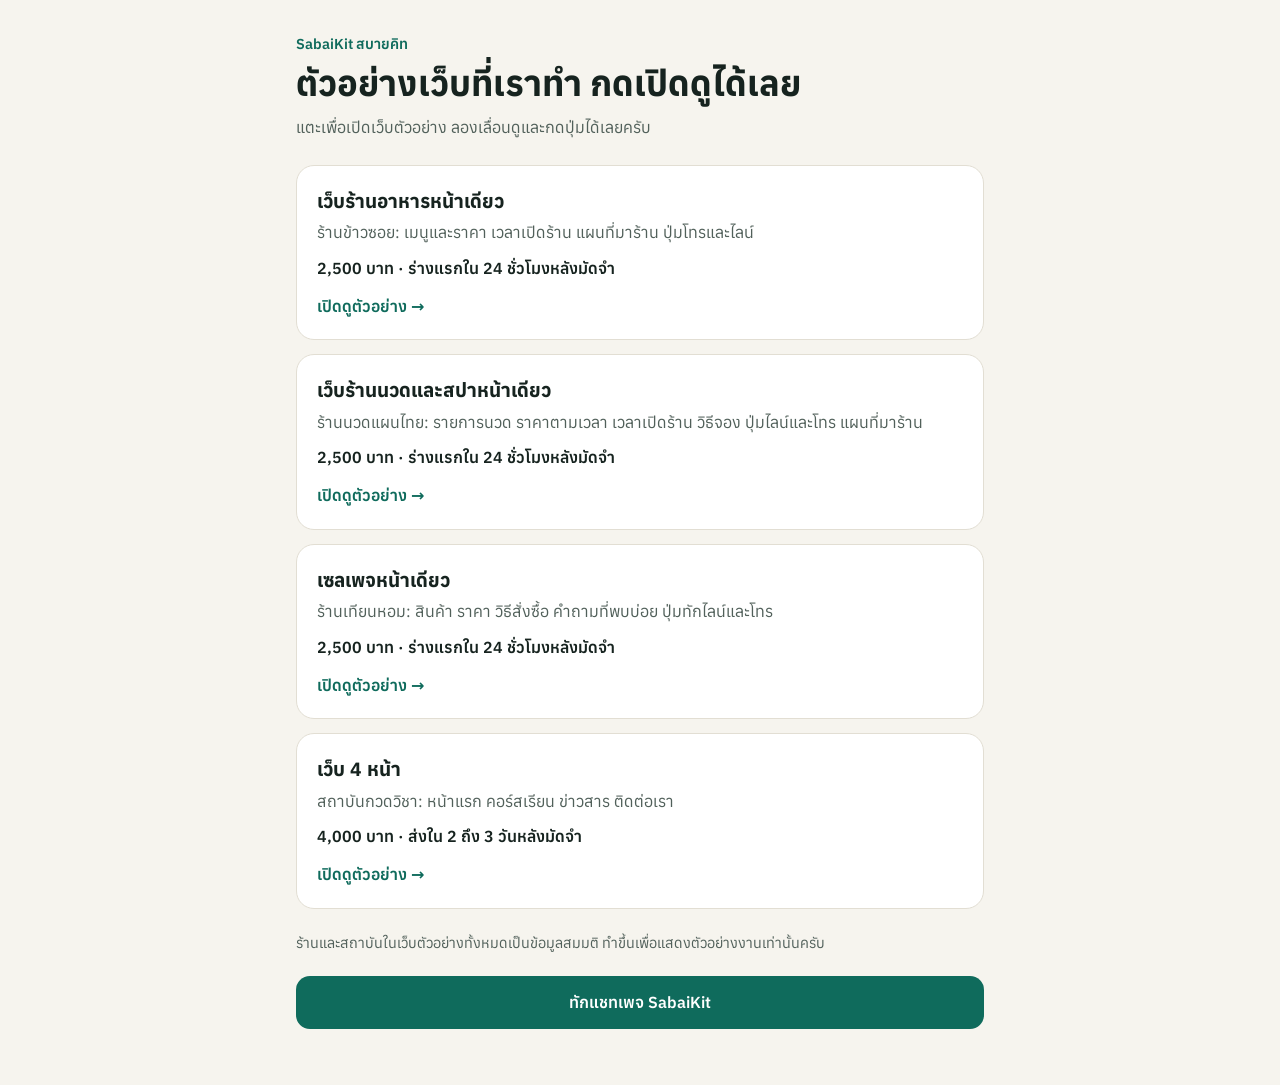
<file: index.html>
<!doctype html>
<html lang="th">
<head>
<meta charset="utf-8">
<meta name="viewport" content="width=device-width, initial-scale=1">
<title>ตัวอย่างเว็บจาก SabaiKit</title>
<meta name="description" content="ตัวอย่างเว็บที่ SabaiKit ทำ เปิดดูบนมือถือได้เลย ร้านและข้อมูลในเว็บตัวอย่างเป็นข้อมูลสมมติ">
<meta name="robots" content="noindex">
<meta property="og:title" content="ตัวอย่างเว็บจาก SabaiKit">
<meta property="og:description" content="เซลเพจหน้าเดียว และเว็บ 4 หน้า เปิดดูบนมือถือได้เลย (ร้านตัวอย่างเป็นร้านสมมติ)">
<link rel="icon" href="data:image/svg+xml,%3Csvg xmlns='http://www.w3.org/2000/svg' viewBox='0 0 32 32'%3E%3Crect width='32' height='32' rx='9' fill='%230f6b5c'/%3E%3C/svg%3E">
<style>
@font-face{font-family:"Anuphan";src:url("candle/fonts/anuphan-thai-wght-normal.woff2") format("woff2");font-weight:100 700;font-display:swap;unicode-range:U+0E01-0E5B,U+200C-200D,U+25CC}
@font-face{font-family:"Anuphan";src:url("candle/fonts/anuphan-latin-wght-normal.woff2") format("woff2");font-weight:100 700;font-display:swap;unicode-range:U+0000-00FF,U+2013-2014,U+2018-201D,U+2022,U+2026}
:root{--ink:#16231f;--muted:#51605a;--bg:#f6f4ee;--card:#fff;--line:#e2ded3;--accent:#0f6b5c;--accent-ink:#fff}
*{box-sizing:border-box}
body{margin:0;background:var(--bg);color:var(--ink);font-family:"Anuphan","Noto Sans Thai","Leelawadee UI","Thonburi",system-ui,sans-serif;line-height:1.6;-webkit-text-size-adjust:100%}
main{max-width:720px;margin:0 auto;padding:32px 16px 56px}
.eyebrow{font-size:.9rem;font-weight:600;color:var(--accent);margin:0 0 6px}
h1{font-size:clamp(1.6rem,6vw,2.2rem);line-height:1.25;margin:0 0 10px;text-wrap:balance}
.lead{color:var(--muted);margin:0 0 24px}
.card{display:block;background:var(--card);border:1px solid var(--line);border-radius:18px;padding:20px;margin:0 0 14px;text-decoration:none;color:inherit}
.card:hover,.card:focus-visible{border-color:var(--accent);outline:none}
.card h2{font-size:1.2rem;margin:0 0 4px}
.card p{margin:0;color:var(--muted)}
.price{display:inline-block;margin-top:10px;font-weight:600;font-variant-numeric:tabular-nums}
.go{display:inline-block;margin-top:12px;font-weight:600;color:var(--accent)}
.note{font-size:.9rem;color:var(--muted);margin:22px 0}
.btn{display:block;text-align:center;background:var(--accent);color:var(--accent-ink);font-weight:600;text-decoration:none;border-radius:14px;padding:14px 18px;min-height:48px}
.btn:hover,.btn:focus-visible{background:#0b574b;outline:2px solid #0b574b;outline-offset:2px}
</style>
</head>
<body>
<main>
  <p class="eyebrow">SabaiKit สบายคิท</p>
  <h1>ตัวอย่างเว็บที่เราทำ กดเปิดดูได้เลย</h1>
  <p class="lead">แตะเพื่อเปิดเว็บตัวอย่าง ลองเลื่อนดูและกดปุ่มได้เลยครับ</p>

  <a class="card" href="khaosoi/">
    <h2>เว็บร้านอาหารหน้าเดียว</h2>
    <p>ร้านข้าวซอย: เมนูและราคา เวลาเปิดร้าน แผนที่มาร้าน ปุ่มโทรและไลน์</p>
    <span class="price">2,500 บาท · ร่างแรกใน 24 ชั่วโมงหลังมัดจำ</span><br>
    <span class="go">เปิดดูตัวอย่าง →</span>
  </a>

  <a class="card" href="spa/">
    <h2>เว็บร้านนวดและสปาหน้าเดียว</h2>
    <p>ร้านนวดแผนไทย: รายการนวด ราคาตามเวลา เวลาเปิดร้าน วิธีจอง ปุ่มไลน์และโทร แผนที่มาร้าน</p>
    <span class="price">2,500 บาท · ร่างแรกใน 24 ชั่วโมงหลังมัดจำ</span><br>
    <span class="go">เปิดดูตัวอย่าง →</span>
  </a>

  <a class="card" href="candle/">
    <h2>เซลเพจหน้าเดียว</h2>
    <p>ร้านเทียนหอม: สินค้า ราคา วิธีสั่งซื้อ คำถามที่พบบ่อย ปุ่มทักไลน์และโทร</p>
    <span class="price">2,500 บาท · ร่างแรกใน 24 ชั่วโมงหลังมัดจำ</span><br>
    <span class="go">เปิดดูตัวอย่าง →</span>
  </a>

  <a class="card" href="school/">
    <h2>เว็บ 4 หน้า</h2>
    <p>สถาบันกวดวิชา: หน้าแรก คอร์สเรียน ข่าวสาร ติดต่อเรา</p>
    <span class="price">4,000 บาท · ส่งใน 2 ถึง 3 วันหลังมัดจำ</span><br>
    <span class="go">เปิดดูตัวอย่าง →</span>
  </a>

  <p class="note">ร้านและสถาบันในเว็บตัวอย่างทั้งหมดเป็นข้อมูลสมมติ ทำขึ้นเพื่อแสดงตัวอย่างงานเท่านั้นครับ</p>

  <a class="btn" href="https://www.facebook.com/profile.php?id=61596298774791">ทักแชทเพจ SabaiKit</a>
</main>
</body>
</html>
</file>
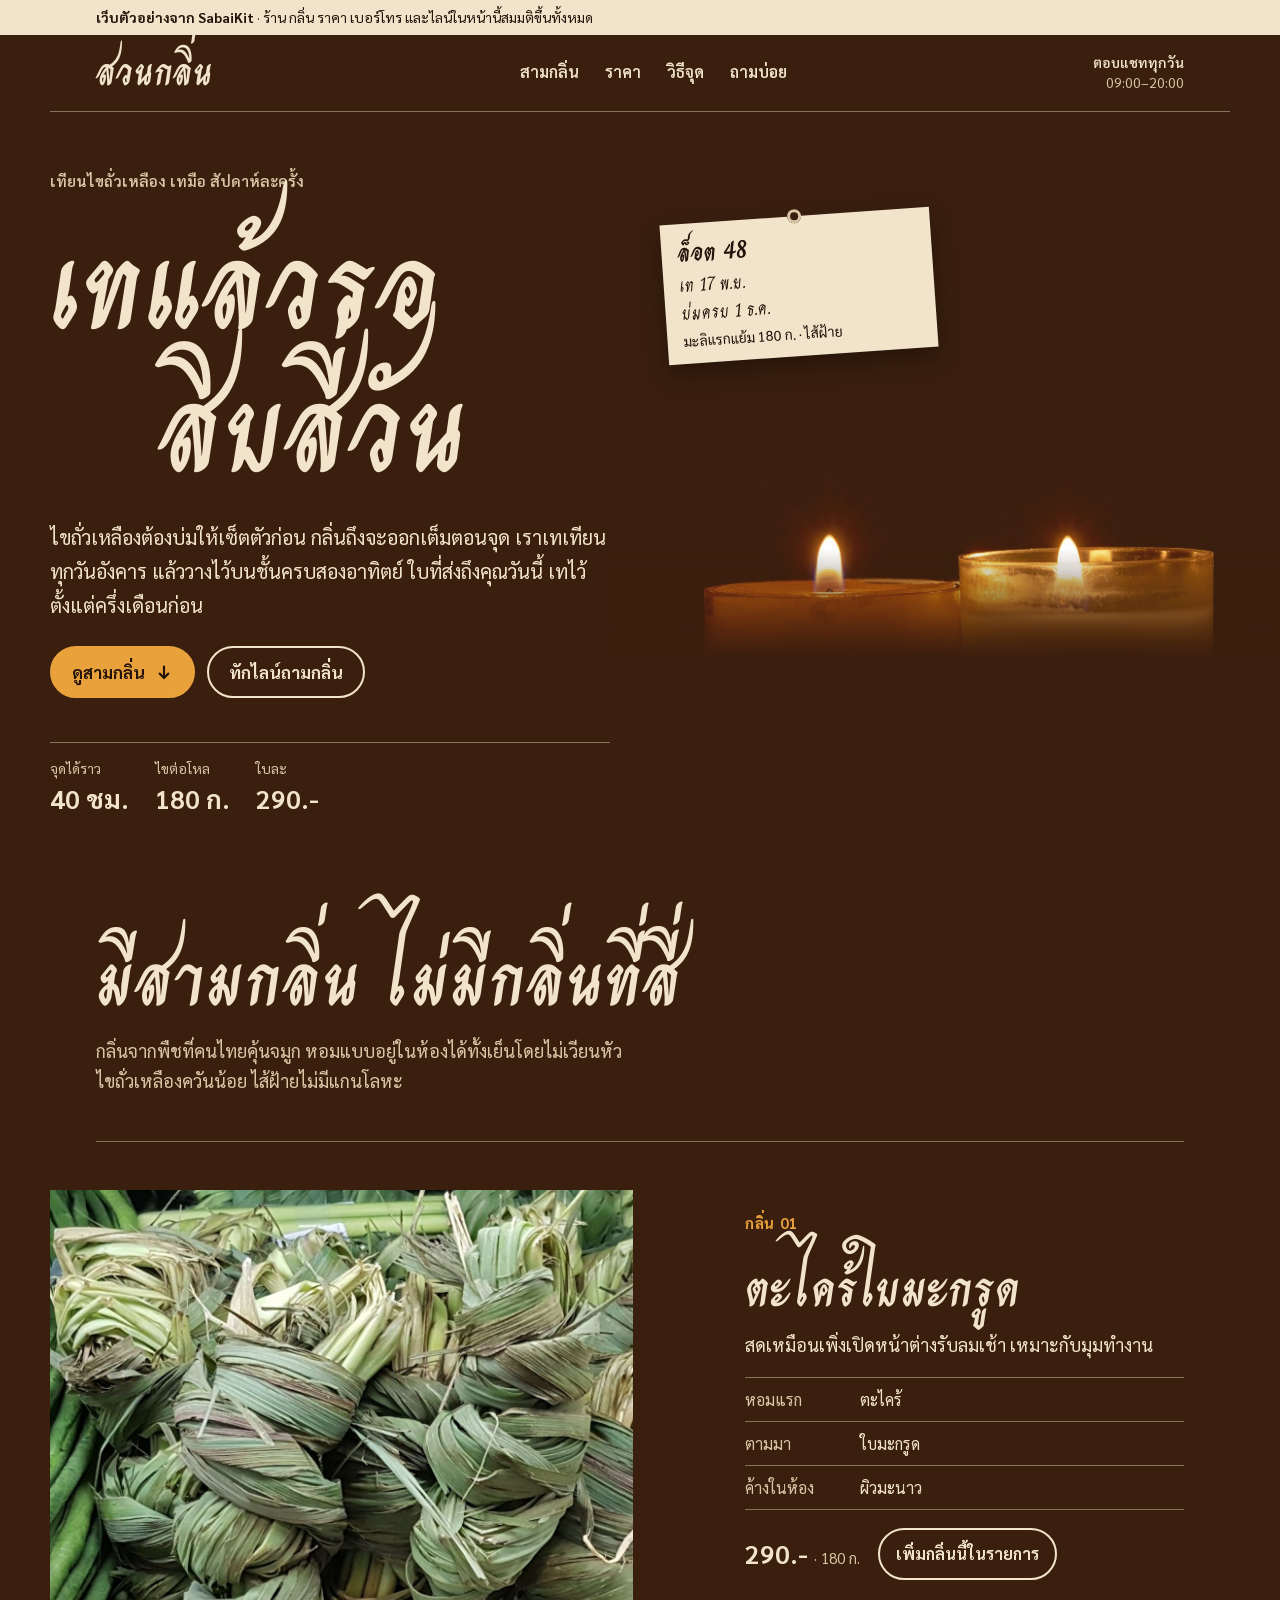
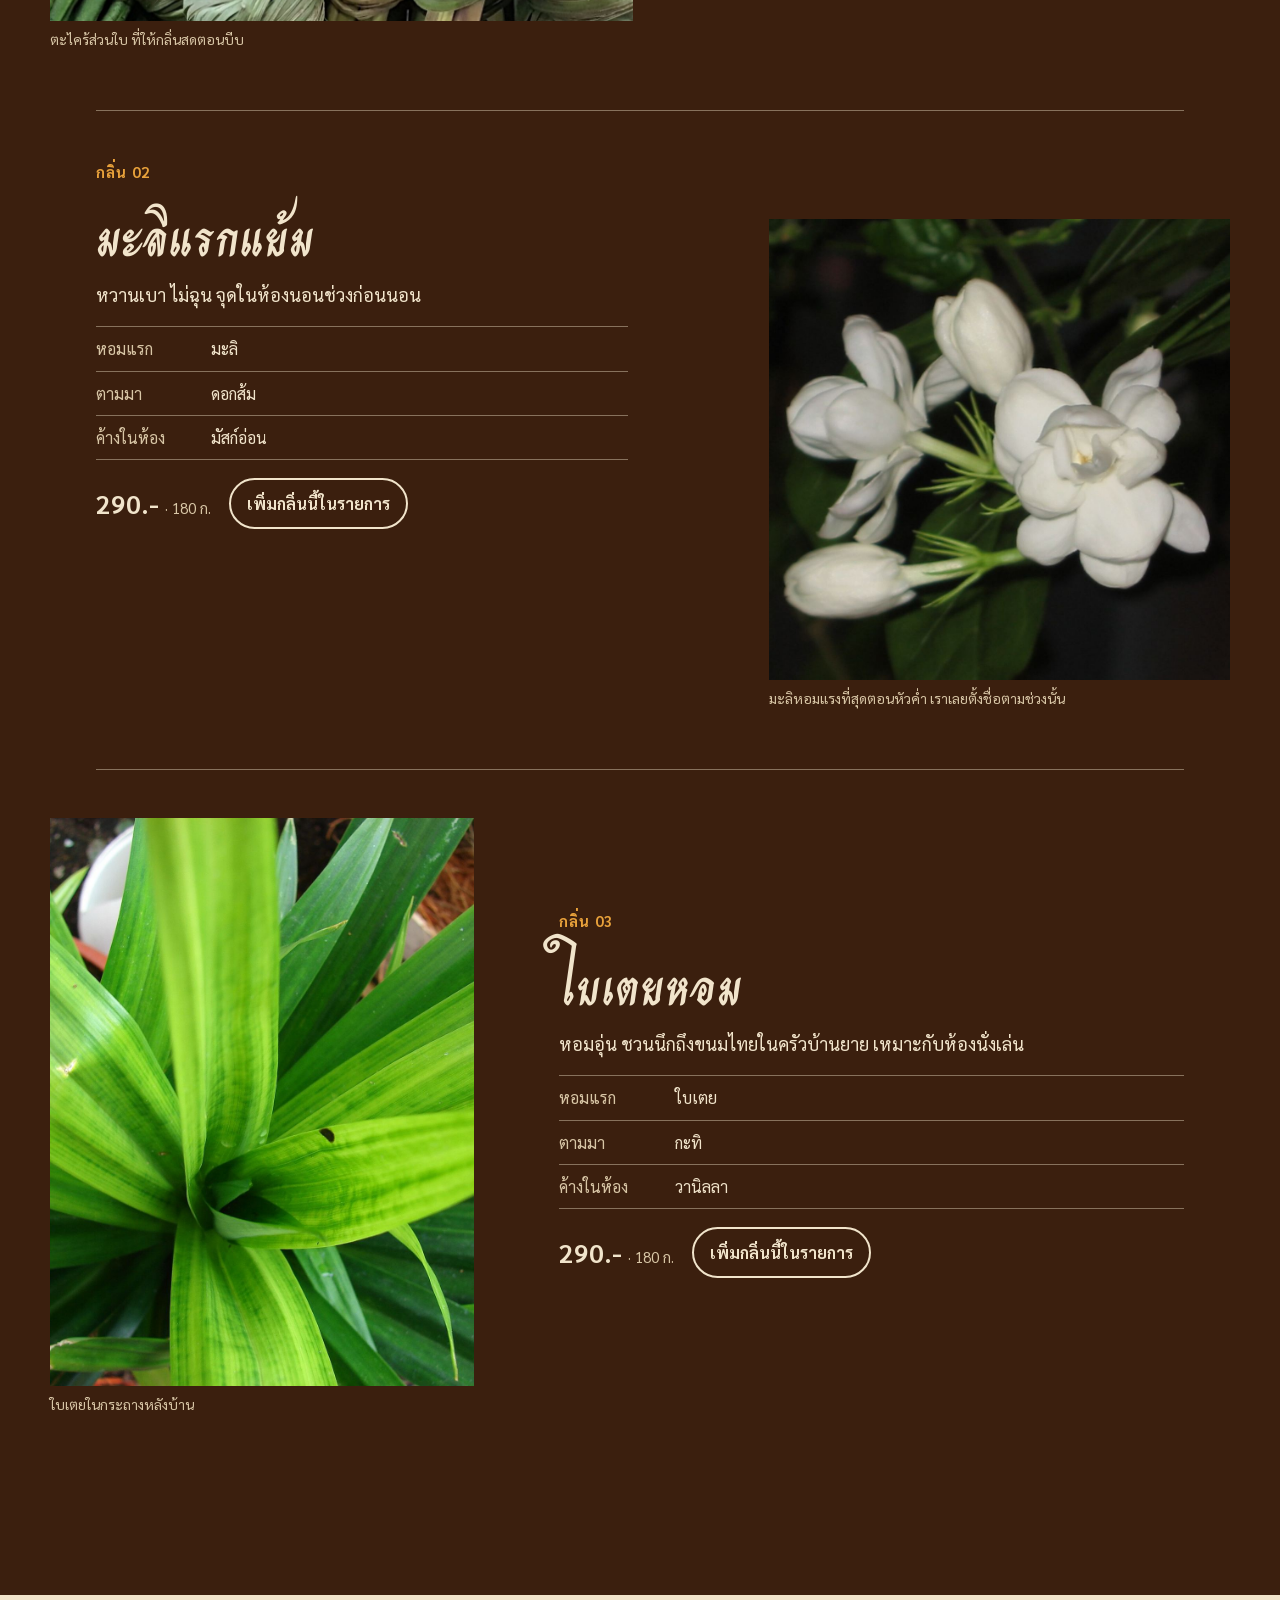
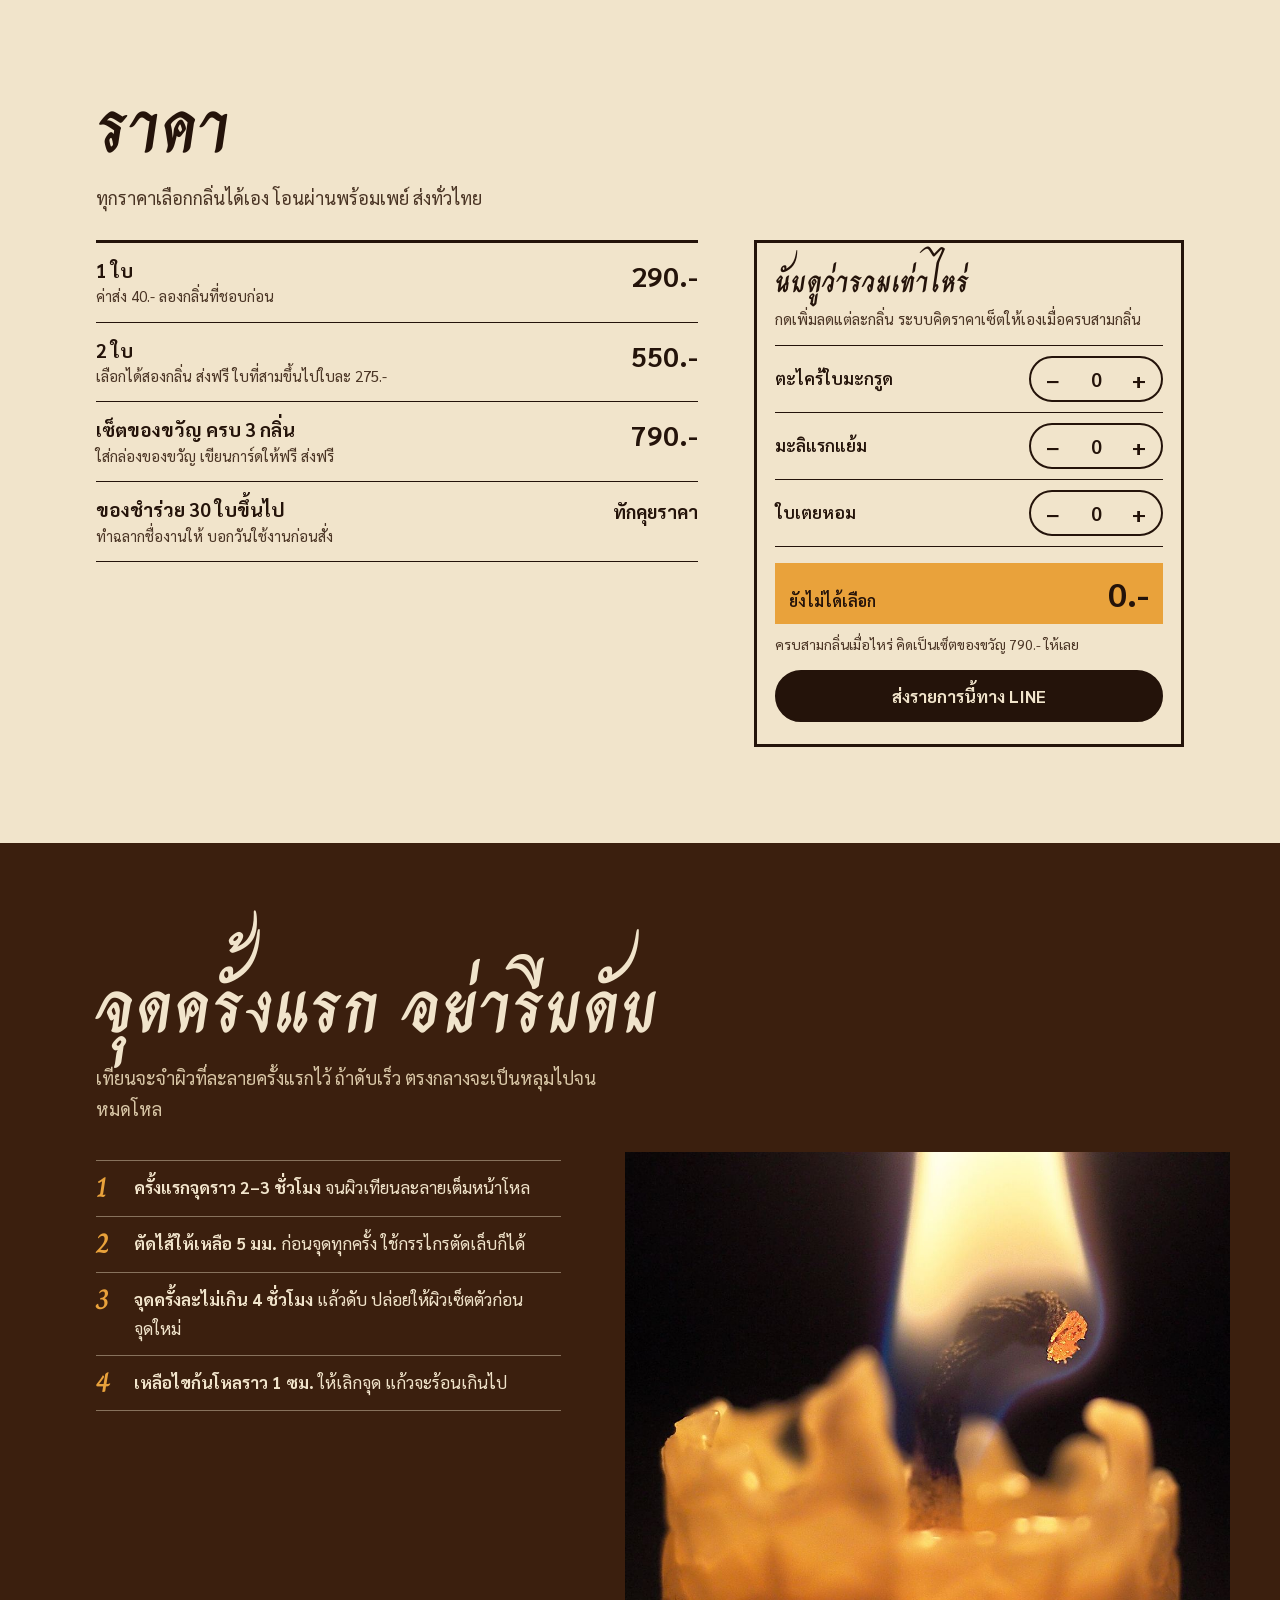
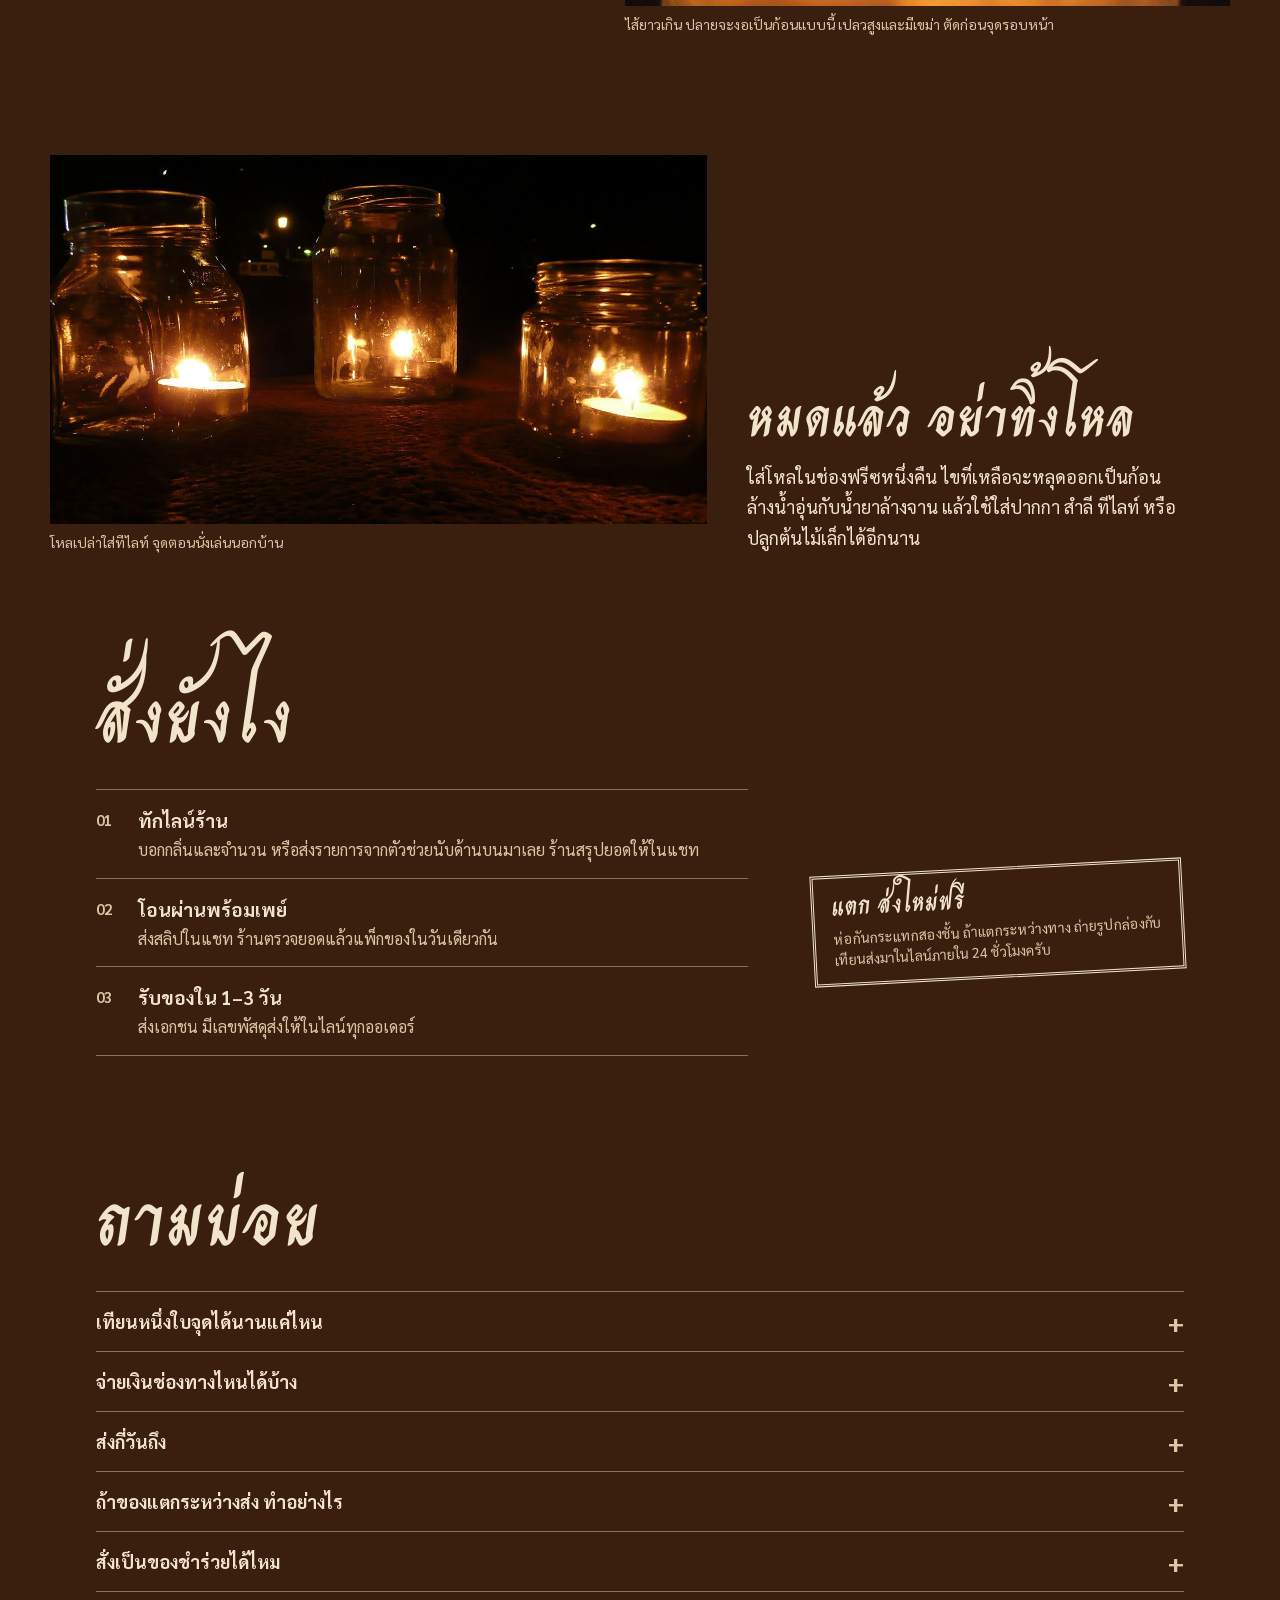
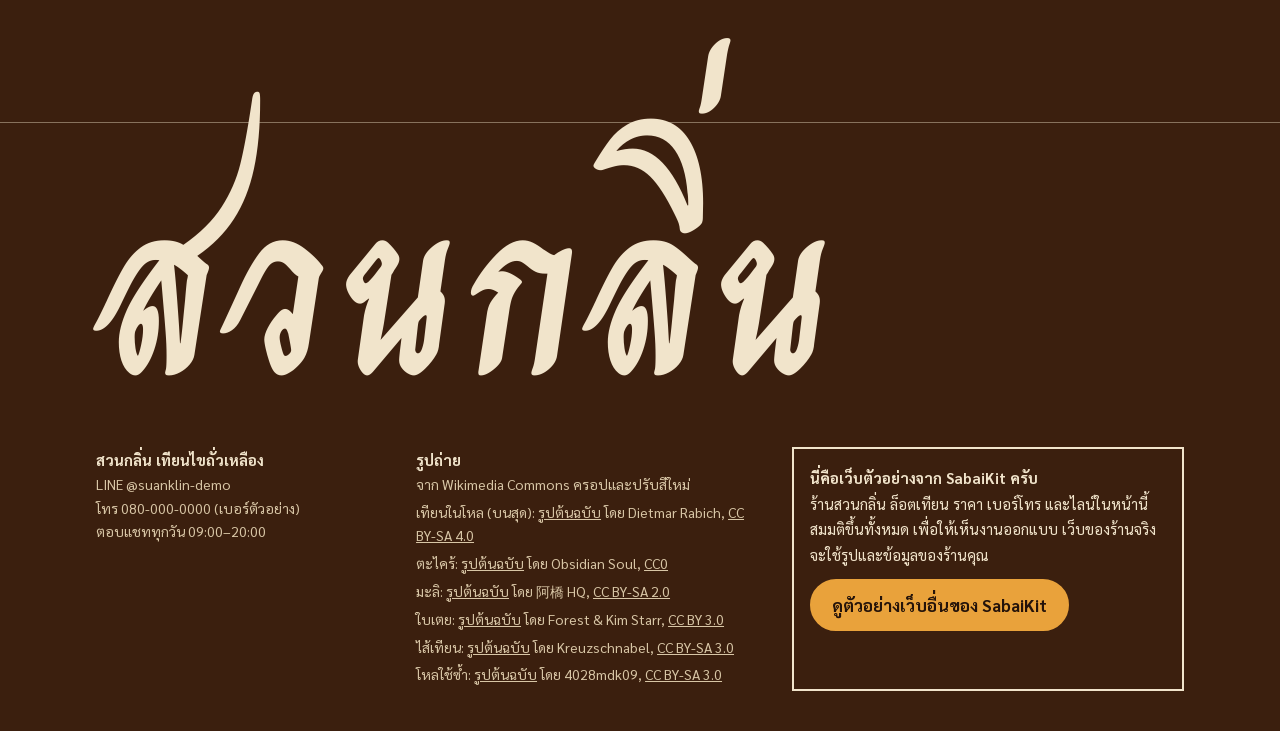
<file: candle/index.html>
<!doctype html>
<html lang="th">
<head>
<meta charset="utf-8">
<meta name="viewport" content="width=device-width, initial-scale=1, viewport-fit=cover">
<title>สวนกลิ่น เทียนไขถั่วเหลืองเทมือ | เว็บตัวอย่างโดย SabaiKit</title>
<meta name="description" content="ตัวอย่างเว็บขายของหน้าเดียวจาก SabaiKit: สินค้า ราคา ตัวช่วยคิดราคา วิธีสั่ง และปุ่ม LINE รองรับมือถือ (ร้านและราคาเป็นข้อมูลสมมติ)">
<meta name="robots" content="noindex">
<meta name="theme-color" content="#3B1F0E">
<link rel="preconnect" href="https://fonts.googleapis.com">
<link rel="preconnect" href="https://fonts.gstatic.com" crossorigin>
<link rel="stylesheet" href="https://fonts.googleapis.com/css2?family=Charm:wght@400;700&family=Sarabun:wght@400;500;600;700&display=swap">
<style>
:root{
  --tea:#3B1F0E;    /* ground: amber tea-glass jar, lit at night */
  --wax:#F1E4CB;    /* text on tea, the light panel */
  --wax-dim:#D8C6A6;/* secondary text on tea (wax, a step down) */
  --ink:#24130A;    /* text on the wax panel */
  --flame:#E9A23B;  /* accent: main buttons, scent numbers, calculator total */
  --f-display:'Charm','Sarabun',serif;
  --f-body:'Sarabun','Leelawadee UI',system-ui,sans-serif;
  --gl:max(16px,3.6vw,env(safe-area-inset-left));
  --gr:max(16px,3.6vw,env(safe-area-inset-right));
  --line:1px solid rgba(241,228,203,.42);
}
*,*::before,*::after{box-sizing:border-box}
html{-webkit-text-size-adjust:100%;scroll-behavior:smooth}
body{margin:0;background:var(--tea);color:var(--wax)}
.sk{font-family:var(--f-body);font-size:17px;line-height:1.7;background:var(--tea);color:var(--wax);overflow-x:clip}
:where(.sk) img{display:block;width:100%;height:auto}
:where(.sk) :where(h1,h2,h3,p,ul,ol,figure,dl,dd){margin:0;padding:0}
:where(.sk) :where(ul,ol){list-style:none}
:where(.sk) a{color:inherit}
.sk h1,.sk h2,.sk h3{text-wrap:balance}
.sk p{text-wrap:pretty}
.wrap{max-width:1180px;margin-inline:auto;padding-left:var(--gl);padding-right:var(--gr)}
.sk :focus-visible{outline:3px solid var(--flame);outline-offset:3px}
.panel :focus-visible{outline-color:var(--ink)}

/* sample note */
.sample{background:var(--wax);color:var(--ink);font-size:14px;line-height:1.5;padding-top:7px;padding-bottom:7px}
.sample b{font-weight:700}

/* top */
.top .wrap{display:flex;align-items:center;justify-content:space-between;gap:12px;padding-top:14px;padding-bottom:14px;border-bottom:var(--line)}
.mark{font-family:var(--f-display);font-weight:700;font-size:32px;line-height:1.25;text-decoration:none}
.nav{display:none}
.chat{font-size:14px;line-height:1.4;text-align:right;color:var(--wax-dim)}
.chat b{display:block;color:var(--wax);font-weight:600;font-size:14px}

/* buttons */
.btn{font:inherit;font-weight:700;font-size:17px;line-height:1.3;display:inline-flex;align-items:center;gap:10px;padding:13px 20px;border:2px solid var(--flame);border-radius:999px;background:var(--flame);color:var(--ink);text-decoration:none;cursor:pointer}
.btn svg{width:18px;height:18px;flex:none}
.btn.line{background:transparent;color:var(--wax);border-color:var(--wax)}
.btn:hover{background:var(--wax);border-color:var(--wax);color:var(--ink)}
.btn.dark{background:var(--ink);border-color:var(--ink);color:var(--wax)}
.btn.dark:hover{background:transparent;color:var(--ink)}

/* hero */
.hero{padding-top:30px}
.kicker{font-size:15px;font-weight:600;color:var(--wax-dim)}
.sk h1{font-family:var(--f-display);font-weight:700;font-size:clamp(3.4rem,17vw,7.6rem);line-height:1.18;margin-top:22px;letter-spacing:-.005em}
.sk h1 span{display:block;white-space:nowrap}
.sk h1 span+span{padding-left:.9em}
.lede{margin-top:18px;font-size:18px;max-width:30em}
.acts{display:flex;flex-wrap:wrap;gap:12px;margin-top:24px}
.hero-photo{position:relative;margin-top:8px;margin-left:4%;margin-right:calc(-1*var(--gr))}
.hero-photo img{-webkit-mask-image:linear-gradient(to bottom,#000 78%,transparent);mask-image:linear-gradient(to bottom,#000 78%,transparent)}
.label{position:absolute;left:6%;top:4%;width:min(250px,64%);background:var(--wax);color:var(--ink);padding:12px 16px 12px;transform:rotate(-4deg);box-shadow:0 10px 24px rgba(0,0,0,.35);font-family:var(--f-display);font-size:19px;line-height:1.45}
.label::before{content:"";position:absolute;top:-7px;left:50%;width:14px;height:14px;margin-left:-7px;border-radius:50%;background:var(--tea);box-shadow:inset 0 0 0 3px var(--wax-dim)}
.label b{display:block;font-size:25px;font-weight:700}
.label small{display:block;font-family:var(--f-body);font-size:14px;line-height:1.45;margin-top:4px}
.facts{display:grid;grid-template-columns:repeat(3,auto);justify-content:start;column-gap:26px;margin-top:70px;border-top:var(--line);padding-top:14px}
.facts span{display:block;font-size:14px;color:var(--wax-dim)}
.facts b{display:block;font-size:22px;font-weight:700;line-height:1.35;white-space:nowrap}

/* section heads */
.sec{padding-top:80px}
.sk h2{font-family:var(--f-display);font-weight:700;font-size:clamp(2.4rem,11vw,4.6rem);line-height:1.22}
.sec-lead{margin-top:10px;max-width:30em;color:var(--wax-dim)}

/* scents */
.scents{margin-top:34px}
.scent{display:grid;gap:18px;padding:34px 0 40px;border-top:var(--line)}
.scent figure{position:relative}
.scent .ph-l{margin-left:calc(-1*var(--gl));margin-right:14%}
.scent .ph-r{margin-right:calc(-1*var(--gr));margin-left:22%}
.cap{display:block;font-size:14px;line-height:1.5;color:var(--wax-dim);margin-top:8px;padding-left:var(--gl)}
.ph-r .cap{padding-left:0}
.no{font-weight:700;font-size:15px;color:var(--flame);letter-spacing:.06em;margin-bottom:22px}
.scent h3{font-family:var(--f-display);font-weight:700;font-size:clamp(2.1rem,9vw,3.1rem);line-height:1.35;margin-top:0}
.scent .say{font-size:18px;margin-top:6px;max-width:26em}
.notes{margin-top:16px;border-top:var(--line)}
.notes li{display:grid;grid-template-columns:7.2em 1fr;padding:8px 0;border-bottom:var(--line);font-size:16px}
.notes li span{color:var(--wax-dim)}
.buy{display:flex;flex-wrap:wrap;align-items:center;gap:10px 18px;margin-top:18px}
.buy .pr{font-size:26px;font-weight:700;line-height:1.2}
.buy .pr small{font-size:15px;font-weight:400;color:var(--wax-dim)}
.add{font:inherit;font-weight:700;font-size:16px;padding:10px 16px;border-radius:999px;border:2px solid var(--wax);background:transparent;color:var(--wax);cursor:pointer}
.add:hover{background:var(--wax);color:var(--ink)}
.added{font-size:14px;color:var(--wax-dim);min-height:1.5em;width:100%}
.added a{color:var(--wax)}

/* price panel */
.panel{background:var(--wax);color:var(--ink);margin-top:80px;padding-top:56px;padding-bottom:60px}
.panel h2{color:var(--ink)}
.panel .sec-lead{color:#4A3424}
.price-grid{display:grid;gap:44px;margin-top:26px}
.plist{border-top:3px solid var(--ink)}
.plist li{display:grid;grid-template-columns:1fr auto;column-gap:14px;padding:14px 0;border-bottom:1px solid var(--ink)}
.plist .what{font-weight:700;font-size:19px;line-height:1.45}
.plist .what small{display:block;font-weight:400;font-size:15px;line-height:1.55;color:#4A3424}
.plist .amt{font-size:28px;font-weight:700;line-height:1.3;white-space:nowrap}
.plist .amt.talk{font-size:18px;padding-top:4px}
.counter{border:3px solid var(--ink);padding:20px 18px 22px;background:var(--wax)}
.counter h3{font-family:var(--f-display);font-weight:700;font-size:30px;line-height:1.3}
.counter>p{font-size:15px;color:#4A3424;margin-top:4px}
.rows{margin-top:14px;border-top:1px solid var(--ink)}
.rows li{display:flex;align-items:center;justify-content:space-between;gap:10px;padding:10px 0;border-bottom:1px solid var(--ink)}
.rows .nm{font-weight:600;font-size:17px;line-height:1.4}
.step{display:flex;align-items:center;border:2px solid var(--ink);border-radius:999px;flex:none}
.step button{font:inherit;font-weight:700;font-size:22px;line-height:1;width:44px;height:42px;border:0;background:transparent;color:var(--ink);cursor:pointer;border-radius:999px}
.step button:hover{background:var(--ink);color:var(--wax)}
.step output{min-width:2.2em;text-align:center;font-weight:700;font-size:19px}
.sum{margin-top:16px}
.sum ul li{display:flex;justify-content:space-between;gap:12px;font-size:15px;line-height:1.6;padding:2px 0}
.total{display:flex;justify-content:space-between;align-items:baseline;gap:12px;background:var(--flame);color:var(--ink);padding:10px 14px;margin-top:10px}
.total span{font-weight:600;font-size:16px}
.total strong{font-size:34px;line-height:1.2;font-weight:700}
.hint{font-size:14px;line-height:1.55;margin-top:10px;color:#4A3424;min-height:1.55em}
.counter .btn{margin-top:14px;width:100%;justify-content:center}

/* care */
.care-grid{display:grid;gap:28px;margin-top:28px}
.care-photo{margin-right:calc(-1*var(--gr));margin-left:18%}
.care-photo img{aspect-ratio:1/1;object-fit:cover}
.care-photo .cap{padding-left:0}
.how{counter-reset:h;border-top:var(--line)}
.how li{counter-increment:h;display:grid;grid-template-columns:2.4rem 1fr;padding:12px 0;border-bottom:var(--line);font-size:17px}
.how li::before{content:counter(h);font-family:var(--f-display);font-weight:700;font-size:28px;line-height:1.1;color:var(--flame)}
.how b{font-weight:700}

/* jars */
.jars{margin-top:80px;display:grid;gap:22px}
.jars figure{margin-left:calc(-1*var(--gl))}
.jars figure img{aspect-ratio:16/9;object-fit:cover}
.jars h2{font-size:clamp(2rem,8.6vw,3.4rem)}
.jars p{margin-top:10px;max-width:30em}

/* order */
.order-grid{display:grid;gap:30px;margin-top:26px;position:relative}
.steps{counter-reset:s;border-top:var(--line)}
.steps li{counter-increment:s;display:grid;grid-template-columns:2.6rem 1fr;padding:14px 0;border-bottom:var(--line)}
.steps li::before{content:"0" counter(s);font-weight:700;font-size:15px;color:var(--wax-dim);padding-top:3px}
.steps b{display:block;font-size:19px}
.steps span{display:block;font-size:16px;color:var(--wax-dim)}
.stamp{justify-self:start;border:3px double var(--wax);padding:12px 18px;transform:rotate(-3deg);font-family:var(--f-display);font-weight:700;font-size:26px;line-height:1.3;max-width:15em}
.stamp small{display:block;font-family:var(--f-body);font-weight:400;font-size:14px;line-height:1.55;margin-top:4px;color:var(--wax-dim)}

/* faq */
.faq{margin-top:26px;border-top:var(--line)}
.faq details{border-bottom:var(--line)}
.faq summary{cursor:pointer;list-style:none;display:flex;justify-content:space-between;gap:16px;padding:16px 0;font-weight:700;font-size:18px;line-height:1.5}
.faq summary::-webkit-details-marker{display:none}
.faq summary::after{content:"+";font-size:26px;line-height:1;color:var(--wax-dim)}
.faq details[open] summary::after{content:"−"}
.faq p{padding:0 0 18px;max-width:36em;color:var(--wax-dim)}

/* foot */
.foot{margin-top:96px;border-top:var(--line);padding-top:30px;padding-bottom:calc(96px + env(safe-area-inset-bottom))}
.big{font-family:var(--f-display);font-weight:700;font-size:min(26vw,15rem);line-height:1.15;white-space:nowrap}
.foot-grid{display:grid;gap:24px;margin-top:18px;font-size:14px;line-height:1.7;color:var(--wax-dim)}
.foot-grid b{display:block;color:var(--wax);font-weight:700;font-size:15px}
.foot-grid a{color:var(--wax-dim)}
.credits ul{list-style:none;margin:4px 0 0;padding:0}
.credits li{margin:0 0 4px}
.label span{display:block}
.by{border:2px solid var(--wax);padding:16px;color:var(--wax)}
.by p{font-size:15px}
.by .btn{margin-top:12px;color:var(--ink)}

/* dock */
.dock{position:fixed;left:0;right:0;bottom:0;z-index:20;display:grid;grid-template-columns:repeat(3,1fr);background:var(--ink);border-top:1px solid var(--flame);padding-bottom:env(safe-area-inset-bottom)}
.dock>*{font:inherit;font-weight:700;font-size:16px;line-height:1.2;color:var(--wax);background:transparent;border:0;border-left:1px solid rgba(241,228,203,.3);padding:15px 4px;display:flex;align-items:center;justify-content:center;gap:8px;cursor:pointer;text-decoration:none}
.dock>*:first-child{border-left:0}
.dock svg{width:18px;height:18px}

/* dialog */
.sk dialog{font-family:var(--f-body);border:3px solid var(--ink);border-radius:0;background:var(--wax);color:var(--ink);padding:22px;max-width:min(24rem,calc(100vw - 32px))}
.sk dialog::backdrop{background:rgba(20,10,4,.7)}
.sk dialog h2{font-size:30px;color:var(--ink)}
.sk dialog p{margin:8px 0 14px;font-size:16px;line-height:1.6}
.sk dialog blockquote{margin:0 0 16px;padding:10px 12px;border-left:4px solid var(--ink);background:#E7D6B6;font-size:15px;line-height:1.6;white-space:pre-line}
.sk dialog blockquote:empty{display:none}

@media (min-width:600px){
  .hero-photo{margin-left:22%}
  .scent{grid-template-columns:repeat(12,1fr);column-gap:24px;align-items:start}
  .scent figure{grid-row:1}
  .scent .txt{grid-row:1}
  .s1 figure{grid-column:1/8;margin-right:0}
  .s1 .txt{grid-column:8/13;padding-top:20px}
  .s2 .txt{grid-column:1/7}
  .s2 figure{grid-column:7/13;margin-left:15%;margin-top:60px}
  .s3 figure{grid-column:1/6;margin-right:0}
  .s3 .txt{grid-column:6/13;padding-top:90px}
  .cap{padding-left:0}
  .s1 .cap,.s3 .cap{padding-left:var(--gl)}
  .jars{grid-template-columns:7fr 5fr;column-gap:40px;align-items:end}
  .care-photo img{aspect-ratio:4/3}
}
@media (min-width:900px){
  .sk{font-size:18px}
  .nav{display:flex;gap:26px;font-weight:600;font-size:16px}
  .nav a{text-decoration:none;padding:4px 0;border-bottom:2px solid transparent}
  .nav a:hover{border-bottom-color:var(--wax)}
  .mark{font-size:38px}
  .hero{padding-top:56px}
  .hero-grid{display:grid;grid-template-columns:minmax(var(--gl),1fr) minmax(0,560px) minmax(0,620px) minmax(var(--gr),1fr)}
  .hero-grid>.wrap{max-width:none;margin-inline:0;padding-left:0;padding-right:0}
  .hero-text{grid-column:2;grid-row:1;padding-right:24px}
  .hero-photo{grid-column:3/5;grid-row:1/3;margin:24px 0 0;align-self:start}
  .hero-photo{margin-top:0}
  .label{left:8%;top:10%;width:270px}
  .facts{grid-column:2;grid-row:2;align-self:end;margin-top:44px}
  .facts b{font-size:26px}
  .lede{font-size:20px}
  .sec{padding-top:120px}
  .scents{margin-top:44px}
  .scent{padding:48px 0 60px}
  .s1 .cap,.s3 .cap{padding-left:0}
  .s1 figure,.s3 figure{margin-left:calc(-1*max(var(--gl),(100vw - 1180px)/2 + var(--gl)))}
  .panel{margin-top:120px;padding-top:88px;padding-bottom:96px}
  .price-grid{grid-template-columns:7fr 5fr;column-gap:56px;align-items:start}
  .care-grid{grid-template-columns:5fr 6fr;column-gap:64px;align-items:start}
  .care-grid .care-photo{grid-column:2;grid-row:1;margin-left:0}
  .care-grid .how{grid-column:1;grid-row:1;margin-top:8px}
  .jars{margin-top:120px}
  .order-grid{grid-template-columns:7fr 4fr;column-gap:64px;align-items:center}
  .stamp{justify-self:center}
  .foot{padding-bottom:40px;margin-top:130px}
  .foot-grid{grid-template-columns:1fr 1.2fr 1.4fr;column-gap:40px}
  .dock{display:none}
}
@media (prefers-reduced-motion:reduce){html{scroll-behavior:auto}}
</style>
</head>
<body>
<div class="sk" lang="th">
<aside class="sample" aria-label="หมายเหตุเว็บตัวอย่าง"><div class="wrap"><b>เว็บตัวอย่างจาก SabaiKit</b> · ร้าน กลิ่น ราคา เบอร์โทร และไลน์ในหน้านี้สมมติขึ้นทั้งหมด</div></aside>
<header class="top">
  <div class="wrap">
    <a class="mark" href="#top" aria-label="สวนกลิ่น หน้าแรก">สวนกลิ่น</a>
    <nav class="nav" aria-label="เมนูหลัก"><a href="#scents">สามกลิ่น</a><a href="#price">ราคา</a><a href="#care">วิธีจุด</a><a href="#faq">ถามบ่อย</a></nav>
    <p class="chat"><b>ตอบแชททุกวัน</b>09:00–20:00</p>
  </div>
</header>

<main id="top">
<section class="hero" aria-labelledby="hero-h">
  <div class="hero-grid">
    <div class="hero-text wrap">
      <p class="kicker">เทียนไขถั่วเหลือง เทมือ สัปดาห์ละครั้ง</p>
      <h1 id="hero-h"><span>เทแล้วรอ</span><span>สิบสี่วัน</span></h1>
      <p class="lede">ไขถั่วเหลืองต้องบ่มให้เซ็ตตัวก่อน กลิ่นถึงจะออกเต็มตอนจุด เราเทเทียนทุกวันอังคาร แล้ววางไว้บนชั้นครบสองอาทิตย์ ใบที่ส่งถึงคุณวันนี้ เทไว้ตั้งแต่ครึ่งเดือนก่อน</p>
      <div class="acts">
        <a class="btn" href="#scents">ดูสามกลิ่น <svg viewBox="0 0 20 20" aria-hidden="true"><path d="M10 3v13M4.5 11l5.5 5.5 5.5-5.5" fill="none" stroke="currentColor" stroke-width="2.4"/></svg></a>
        <button class="btn line" type="button" data-demo="line">ทักไลน์ถามกลิ่น</button>
      </div>
    </div>
    <figure class="hero-photo">
      <img src="img/hero.jpg" width="1400" height="1022" alt="เทียนสองใบในโหลแก้ว ใบหนึ่งสีชา อีกใบสีขาวขุ่น จุดไฟอยู่ในห้องมืด" fetchpriority="high">
      <div class="label" aria-hidden="true"><b id="lot-no">ล็อตที่ส่งตอนนี้</b><span id="lot-d">เทวันอังคาร<br>บ่มครบ 14 วัน</span><small>มะลิแรกแย้ม 180 ก. · ไส้ฝ้าย</small></div>
    </figure>
    <ul class="facts wrap" aria-label="ข้อมูลเทียนโดยย่อ">
      <li><span>จุดได้ราว</span><b>40 ชม.</b></li>
      <li><span>ไขต่อโหล</span><b>180 ก.</b></li>
      <li><span>ใบละ</span><b>290.-</b></li>
    </ul>
  </div>
</section>

<section class="sec" id="scents" aria-labelledby="scents-h">
  <div class="wrap">
    <h2 id="scents-h">มีสามกลิ่น ไม่มีกลิ่นที่สี่</h2>
    <p class="sec-lead">กลิ่นจากพืชที่คนไทยคุ้นจมูก หอมแบบอยู่ในห้องได้ทั้งเย็นโดยไม่เวียนหัว ไขถั่วเหลืองควันน้อย ไส้ฝ้ายไม่มีแกนโลหะ</p>
    <div class="scents">
      <article class="scent s1" aria-labelledby="sc1">
        <figure class="ph-l">
          <img src="img/lemongrass.jpg" width="1200" height="888" loading="lazy" alt="ตะไคร้สดมัดเป็นปมวางเรียงกันบนแผงผัก">
          <figcaption class="cap">ตะไคร้ส่วนใบ ที่ให้กลิ่นสดตอนบีบ</figcaption>
        </figure>
        <div class="txt">
          <p class="no">กลิ่น 01</p>
          <h3 id="sc1">ตะไคร้ใบมะกรูด</h3>
          <p class="say">สดเหมือนเพิ่งเปิดหน้าต่างรับลมเช้า เหมาะกับมุมทำงาน</p>
          <ul class="notes">
            <li><span>หอมแรก</span>ตะไคร้</li>
            <li><span>ตามมา</span>ใบมะกรูด</li>
            <li><span>ค้างในห้อง</span>ผิวมะนาว</li>
          </ul>
          <div class="buy"><p class="pr">290.- <small>· 180 ก.</small></p><button class="add" type="button" data-add="0">เพิ่มกลิ่นนี้ในรายการ</button><p class="added" aria-live="polite"></p></div>
        </div>
      </article>
      <article class="scent s2" aria-labelledby="sc2">
        <div class="txt">
          <p class="no">กลิ่น 02</p>
          <h3 id="sc2">มะลิแรกแย้ม</h3>
          <p class="say">หวานเบา ไม่ฉุน จุดในห้องนอนช่วงก่อนนอน</p>
          <ul class="notes">
            <li><span>หอมแรก</span>มะลิ</li>
            <li><span>ตามมา</span>ดอกส้ม</li>
            <li><span>ค้างในห้อง</span>มัสก์อ่อน</li>
          </ul>
          <div class="buy"><p class="pr">290.- <small>· 180 ก.</small></p><button class="add" type="button" data-add="1">เพิ่มกลิ่นนี้ในรายการ</button><p class="added" aria-live="polite"></p></div>
        </div>
        <figure class="ph-r">
          <img src="img/jasmine.jpg" width="1100" height="1100" loading="lazy" alt="ดอกมะลิซ้อนสีขาวหลายดอกบนกิ่ง ถ่ายตอนกลางคืน">
          <figcaption class="cap">มะลิหอมแรงที่สุดตอนหัวค่ำ เราเลยตั้งชื่อตามช่วงนั้น</figcaption>
        </figure>
      </article>
      <article class="scent s3" aria-labelledby="sc3">
        <figure class="ph-l">
          <img src="img/pandan.jpg" width="1000" height="1340" loading="lazy" alt="ต้นใบเตยมองจากด้านบน ใบเขียวเรียวยาวแผ่ออกรอบต้น">
          <figcaption class="cap">ใบเตยในกระถางหลังบ้าน</figcaption>
        </figure>
        <div class="txt">
          <p class="no">กลิ่น 03</p>
          <h3 id="sc3">ใบเตยหอม</h3>
          <p class="say">หอมอุ่น ชวนนึกถึงขนมไทยในครัวบ้านยาย เหมาะกับห้องนั่งเล่น</p>
          <ul class="notes">
            <li><span>หอมแรก</span>ใบเตย</li>
            <li><span>ตามมา</span>กะทิ</li>
            <li><span>ค้างในห้อง</span>วานิลลา</li>
          </ul>
          <div class="buy"><p class="pr">290.- <small>· 180 ก.</small></p><button class="add" type="button" data-add="2">เพิ่มกลิ่นนี้ในรายการ</button><p class="added" aria-live="polite"></p></div>
        </div>
      </article>
    </div>
  </div>
</section>

<section class="panel" id="price" aria-labelledby="price-h">
  <div class="wrap">
    <h2 id="price-h">ราคา</h2>
    <p class="sec-lead">ทุกราคาเลือกกลิ่นได้เอง โอนผ่านพร้อมเพย์ ส่งทั่วไทย</p>
    <div class="price-grid">
      <ul class="plist">
        <li><p class="what">1 ใบ<small>ค่าส่ง 40.- ลองกลิ่นที่ชอบก่อน</small></p><p class="amt">290.-</p></li>
        <li><p class="what">2 ใบ<small>เลือกได้สองกลิ่น ส่งฟรี ใบที่สามขึ้นไปใบละ 275.-</small></p><p class="amt">550.-</p></li>
        <li><p class="what">เซ็ตของขวัญ ครบ 3 กลิ่น<small>ใส่กล่องของขวัญ เขียนการ์ดให้ฟรี ส่งฟรี</small></p><p class="amt">790.-</p></li>
        <li><p class="what">ของชำร่วย 30 ใบขึ้นไป<small>ทำฉลากชื่องานให้ บอกวันใช้งานก่อนสั่ง</small></p><p class="amt talk">ทักคุยราคา</p></li>
      </ul>
      <div class="counter" id="count">
        <h3>นับดูว่ารวมเท่าไหร่</h3>
        <p>กดเพิ่มลดแต่ละกลิ่น ระบบคิดราคาเซ็ตให้เองเมื่อครบสามกลิ่น</p>
        <ul class="rows">
          <li><span class="nm" id="n0">ตะไคร้ใบมะกรูด</span><span class="step"><button type="button" data-dec="0" aria-label="ลดตะไคร้ใบมะกรูด 1 ใบ">−</button><output id="q0" aria-labelledby="n0">0</output><button type="button" data-inc="0" aria-label="เพิ่มตะไคร้ใบมะกรูด 1 ใบ">+</button></span></li>
          <li><span class="nm" id="n1">มะลิแรกแย้ม</span><span class="step"><button type="button" data-dec="1" aria-label="ลดมะลิแรกแย้ม 1 ใบ">−</button><output id="q1" aria-labelledby="n1">0</output><button type="button" data-inc="1" aria-label="เพิ่มมะลิแรกแย้ม 1 ใบ">+</button></span></li>
          <li><span class="nm" id="n2">ใบเตยหอม</span><span class="step"><button type="button" data-dec="2" aria-label="ลดใบเตยหอม 1 ใบ">−</button><output id="q2" aria-labelledby="n2">0</output><button type="button" data-inc="2" aria-label="เพิ่มใบเตยหอม 1 ใบ">+</button></span></li>
        </ul>
        <div class="sum" aria-live="polite">
          <ul id="lines"></ul>
          <p class="total"><span id="tlabel">ยังไม่ได้เลือก</span><strong id="tval">0.-</strong></p>
          <p class="hint" id="hint">ครบสามกลิ่นเมื่อไหร่ คิดเป็นเซ็ตของขวัญ 790.- ให้เลย</p>
        </div>
        <button class="btn dark" type="button" id="send">ส่งรายการนี้ทาง LINE</button>
      </div>
    </div>
  </div>
</section>

<section class="sec" id="care" aria-labelledby="care-h">
  <div class="wrap">
    <h2 id="care-h">จุดครั้งแรก อย่ารีบดับ</h2>
    <p class="sec-lead">เทียนจะจำผิวที่ละลายครั้งแรกไว้ ถ้าดับเร็ว ตรงกลางจะเป็นหลุมไปจนหมดโหล</p>
    <div class="care-grid">
      <figure class="care-photo">
        <img src="img/wick.jpg" width="1100" height="1031" loading="lazy" alt="ไส้เทียนที่ยาวเกินไปงอโค้ง ปลายไส้เป็นก้อนไหม้สีส้ม เปลวไฟสูง">
        <figcaption class="cap">ไส้ยาวเกิน ปลายจะงอเป็นก้อนแบบนี้ เปลวสูงและมีเขม่า ตัดก่อนจุดรอบหน้า</figcaption>
      </figure>
      <ol class="how">
        <li><p><b>ครั้งแรกจุดราว 2–3 ชั่วโมง</b> จนผิวเทียนละลายเต็มหน้าโหล</p></li>
        <li><p><b>ตัดไส้ให้เหลือ 5 มม.</b> ก่อนจุดทุกครั้ง ใช้กรรไกรตัดเล็บก็ได้</p></li>
        <li><p><b>จุดครั้งละไม่เกิน 4 ชั่วโมง</b> แล้วดับ ปล่อยให้ผิวเซ็ตตัวก่อนจุดใหม่</p></li>
        <li><p><b>เหลือไขก้นโหลราว 1 ซม.</b> ให้เลิกจุด แก้วจะร้อนเกินไป</p></li>
      </ol>
    </div>
    <div class="jars">
      <figure>
        <img src="img/jars.jpg" width="1300" height="691" loading="lazy" alt="โหลแก้วเปล่าสามใบ มีเทียนทีไลท์จุดอยู่ข้างใน วางบนพื้นตอนกลางคืน">
        <figcaption class="cap">โหลเปล่าใส่ทีไลท์ จุดตอนนั่งเล่นนอกบ้าน</figcaption>
      </figure>
      <div>
        <h2>หมดแล้ว อย่าทิ้งโหล</h2>
        <p>ใส่โหลในช่องฟรีซหนึ่งคืน ไขที่เหลือจะหลุดออกเป็นก้อน ล้างน้ำอุ่นกับน้ำยาล้างจาน แล้วใช้ใส่ปากกา สำลี ทีไลท์ หรือปลูกต้นไม้เล็กได้อีกนาน</p>
      </div>
    </div>
  </div>
</section>

<section class="sec" id="order" aria-labelledby="order-h">
  <div class="wrap">
    <h2 id="order-h">สั่งยังไง</h2>
    <div class="order-grid">
      <ol class="steps">
        <li><p><b>ทักไลน์ร้าน</b><span>บอกกลิ่นและจำนวน หรือส่งรายการจากตัวช่วยนับด้านบนมาเลย ร้านสรุปยอดให้ในแชท</span></p></li>
        <li><p><b>โอนผ่านพร้อมเพย์</b><span>ส่งสลิปในแชท ร้านตรวจยอดแล้วแพ็กของในวันเดียวกัน</span></p></li>
        <li><p><b>รับของใน 1–3 วัน</b><span>ส่งเอกชน มีเลขพัสดุส่งให้ในไลน์ทุกออเดอร์</span></p></li>
      </ol>
      <p class="stamp">แตก ส่งใหม่ฟรี<small>ห่อกันกระแทกสองชั้น ถ้าแตกระหว่างทาง ถ่ายรูปกล่องกับเทียนส่งมาในไลน์ภายใน 24 ชั่วโมงครับ</small></p>
    </div>
  </div>
</section>

<section class="sec" id="faq" aria-labelledby="faq-h">
  <div class="wrap">
    <h2 id="faq-h">ถามบ่อย</h2>
    <div class="faq">
      <details><summary>เทียนหนึ่งใบจุดได้นานแค่ไหน</summary><p>ราว 40 ชั่วโมงครับ ถ้าจุดครั้งละ 2–3 ชั่วโมงและตัดไส้ทุกครั้ง จะได้ใกล้ตัวเลขนี้ที่สุด</p></details>
      <details><summary>จ่ายเงินช่องทางไหนได้บ้าง</summary><p>โอนผ่านพร้อมเพย์หรือบัญชีธนาคารครับ ส่งสลิปในแชทไลน์ ร้านตรวจยอดแล้วแพ็กของภายในวันเดียวกัน</p></details>
      <details><summary>ส่งกี่วันถึง</summary><p>ส่งขนส่งเอกชน ถึงใน 1–3 วันทำการครับ ทุกออเดอร์มีเลขพัสดุส่งให้ในไลน์</p></details>
      <details><summary>ถ้าของแตกระหว่างส่ง ทำอย่างไร</summary><p>ถ่ายรูปกล่องและเทียน ส่งมาในไลน์ภายใน 24 ชั่วโมงหลังได้รับของ ร้านส่งใบใหม่ให้ฟรีครับ</p></details>
      <details><summary>สั่งเป็นของชำร่วยได้ไหม</summary><p>ได้ครับ ตั้งแต่ 30 ใบขึ้นไป ร้านทำฉลากชื่องานให้ ทักไลน์บอกวันใช้งานก่อน เพราะต้องเผื่อเวลาบ่มสิบสี่วัน</p></details>
    </div>
  </div>
</section>
</main>

<footer class="foot">
  <div class="wrap">
    <p class="big" aria-hidden="true">สวนกลิ่น</p>
    <div class="foot-grid">
      <p><b>สวนกลิ่น เทียนไขถั่วเหลือง</b>LINE @suanklin-demo<br>โทร 080-000-0000 (เบอร์ตัวอย่าง)<br>ตอบแชททุกวัน 09:00–20:00</p>
      <div class="credits"><b>รูปถ่าย</b>จาก Wikimedia Commons ครอปและปรับสีใหม่<ul><li>เทียนในโหล (บนสุด): <a href="https://commons.wikimedia.org/wiki/File:Kerzen_--_2021_--_5553.jpg">รูปต้นฉบับ</a> โดย Dietmar Rabich, <a href="https://creativecommons.org/licenses/by-sa/4.0/">CC BY-SA 4.0</a></li><li>ตะไคร้: <a href="https://commons.wikimedia.org/wiki/File:Lemongrass_sold_at_a_supermarket_in_the_Philippines.jpg">รูปต้นฉบับ</a> โดย Obsidian Soul, <a href="https://creativecommons.org/publicdomain/zero/1.0/">CC0</a></li><li>มะลิ: <a href="https://commons.wikimedia.org/wiki/File:%E8%8C%89%E8%8E%89-%E9%87%8D%E7%93%A3_Jasminum_sambac_-%E9%A6%99%E6%B8%AF%E9%9D%92%E8%A1%A3%E5%B8%82%E9%8E%AE_Tsing_Yi_Town,_Hong_Kong-_(9237446551).jpg">รูปต้นฉบับ</a> โดย 阿橋 HQ, <a href="https://creativecommons.org/licenses/by-sa/2.0/">CC BY-SA 2.0</a></li><li>ใบเตย: <a href="https://commons.wikimedia.org/wiki/File:Starr_080608-7555_Pandanus_amaryllis.jpg">รูปต้นฉบับ</a> โดย Forest &amp; Kim Starr, <a href="https://creativecommons.org/licenses/by/3.0/">CC BY 3.0</a></li><li>ไส้เทียน: <a href="https://commons.wikimedia.org/wiki/File:Candle_wick_and_flame_closeup.jpg">รูปต้นฉบับ</a> โดย Kreuzschnabel, <a href="https://creativecommons.org/licenses/by-sa/3.0/">CC BY-SA 3.0</a></li><li>โหลใช้ซ้ำ: <a href="https://commons.wikimedia.org/wiki/File:3_Teelichter_in_Schraubgl%C3%A4sern.JPG">รูปต้นฉบับ</a> โดย 4028mdk09, <a href="https://creativecommons.org/licenses/by-sa/3.0/">CC BY-SA 3.0</a></li></ul></div>
      <div class="by">
        <p><b>นี่คือเว็บตัวอย่างจาก SabaiKit ครับ</b>ร้านสวนกลิ่น ล็อตเทียน ราคา เบอร์โทร และไลน์ในหน้านี้สมมติขึ้นทั้งหมด เพื่อให้เห็นงานออกแบบ เว็บของร้านจริงจะใช้รูปและข้อมูลของร้านคุณ</p>
        <a class="btn" href="https://abcplease.github.io/sabaikit/">ดูตัวอย่างเว็บอื่นของ SabaiKit</a>
      </div>
    </div>
  </div>
</footer>

<nav class="dock" aria-label="ติดต่อร้าน">
  <button type="button" data-demo="call"><svg viewBox="0 0 20 20" aria-hidden="true"><path d="M4 3h3.5l1.5 4-2 1.5c1 2.2 2.3 3.5 4.5 4.5l1.5-2 4 1.5V16c0 .6-.4 1-1 1C9.5 17 3 10.5 3 4c0-.6.4-1 1-1z" fill="currentColor"/></svg>โทร</button>
  <button type="button" data-demo="line">LINE</button>
  <a href="#count">คิดราคา</a>
</nav>

<dialog id="demo" aria-labelledby="demo-h">
  <h2 id="demo-h">เว็บตัวอย่างครับ</h2>
  <p id="demo-p"></p>
  <blockquote id="demo-q"></blockquote>
  <form method="dialog"><button class="btn dark" autofocus>เข้าใจแล้ว</button></form>
</dialog>
</div>
<script>
(function(){
  // Lot label: latest Tuesday pour that has finished its 14-day cure, in Bangkok time.
  var M=['ม.ค.','ก.พ.','มี.ค.','เม.ย.','พ.ค.','มิ.ย.','ก.ค.','ส.ค.','ก.ย.','ต.ค.','พ.ย.','ธ.ค.'];
  var DAY=864e5, now=new Date(Date.now()+7*36e5);
  var today=Date.UTC(now.getUTCFullYear(),now.getUTCMonth(),now.getUTCDate());
  var t=today-14*DAY; t-=((new Date(t).getUTCDay()-2+7)%7)*DAY;
  var base=Date.UTC(2026,9,27), lot=45+Math.round((t-base)/(7*DAY));
  function d(x){x=new Date(x);return x.getUTCDate()+' '+M[x.getUTCMonth()]}
  var no=document.getElementById('lot-no'), dd=document.getElementById('lot-d');
  if(no&&dd&&lot>0){no.textContent='ล็อต '+lot;dd.textContent='';dd.append('เท '+d(t),document.createElement('br'),'บ่มครบ '+d(t+14*DAY));}
})();
</script>
<script>
(function(){
  var names=['ตะไคร้ใบมะกรูด','มะลิแรกแย้ม','ใบเตยหอม'];
  var q=[0,0,0], MAX=29;
  function baht(n){return n.toLocaleString('th-TH')+'.-'}
  function calc(){
    var n=q[0]+q[1]+q[2], lines=[], total=0, ship=0, sets=0, rest=0;
    if(n===1){total=290;ship=40;lines.push(['1 ใบ',290],['ค่าส่ง',40]);}
    else if(n>1){
      sets=Math.min(q[0],q[1],q[2]); rest=n-3*sets;
      if(sets)lines.push(['เซ็ตของขวัญ 3 กลิ่น × '+sets,sets*790]);
      if(rest)lines.push(['ใบละ 275.- × '+rest,rest*275]);
      lines.push(['ค่าส่ง',0]); total=sets*790+rest*275;
    }
    return {n:n,lines:lines,total:total+ship,sets:sets,rest:rest};
  }
  var L=document.getElementById('lines'), tl=document.getElementById('tlabel'), tv=document.getElementById('tval'), hint=document.getElementById('hint');
  function draw(){
    for(var i=0;i<3;i++)document.getElementById('q'+i).textContent=q[i];
    var r=calc();
    L.innerHTML=r.lines.map(function(x){return '<li><span>'+x[0]+'</span><span>'+(x[1]===0&&x[0]==='ค่าส่ง'?'ส่งฟรี':baht(x[1]))+'</span></li>'}).join('');
    tl.textContent=r.n?('รวม '+r.n+' ใบ'):'ยังไม่ได้เลือก';
    tv.textContent=baht(r.total);
    var h='ครบสามกลิ่นเมื่อไหร่ คิดเป็นเซ็ตของขวัญ 790.- ให้เลย';
    if(r.n>=MAX)h='30 ใบขึ้นไปเป็นงานของชำร่วย ทักไลน์คุยราคาและฉลากชื่องานได้ครับ';
    else if(r.n>=2&&r.rest>=2){
      var miss=[];for(var i=0;i<3;i++)if(q[i]===r.sets)miss.push(names[i]);
      if(miss.length===1)h='เพิ่ม'+miss[0]+'อีกหนึ่งใบ จะได้ราคาเซ็ต 790.- พร้อมกล่องของขวัญ';
    }
    hint.textContent=h;
  }
  function set(i,d){q[i]=Math.max(0,Math.min(MAX,q[i]+d));draw();}
  document.querySelectorAll('[data-inc]').forEach(function(b){b.addEventListener('click',function(){set(+b.getAttribute('data-inc'),1)})});
  document.querySelectorAll('[data-dec]').forEach(function(b){b.addEventListener('click',function(){set(+b.getAttribute('data-dec'),-1)})});
  document.querySelectorAll('[data-add]').forEach(function(b){b.addEventListener('click',function(){
    var i=+b.getAttribute('data-add'); set(i,1);
    var out=b.parentNode.querySelector('.added');
    out.innerHTML='ในรายการแล้ว '+q[i]+' ใบ · <a href="#count">ดูราคารวม</a>';
  })});
  draw();

  var dlg=document.getElementById('demo'), dp=document.getElementById('demo-p'), dq=document.getElementById('demo-q');
  var msg={call:'ในเว็บของร้านจริง ปุ่มนี้กดแล้วโทรหาร้านได้เลย',line:'ในเว็บของร้านจริง ปุ่มนี้เปิดแชต LINE ของร้านให้เลย'};
  function open(text,quote){dp.textContent=text;dq.textContent=quote||'';if(dlg.showModal)dlg.showModal();else alert(text+(quote?'\n\n'+quote:''));}
  document.querySelectorAll('[data-demo]').forEach(function(b){b.addEventListener('click',function(){open(msg[b.getAttribute('data-demo')])})});
  document.getElementById('send').addEventListener('click',function(){
    var r=calc();
    if(!r.n){open('ยังไม่ได้เลือกเทียนเลยครับ กดปุ่ม + ข้างกลิ่นที่อยากได้ก่อน');return;}
    var items=[];for(var i=0;i<3;i++)if(q[i])items.push(names[i]+' '+q[i]+' ใบ');
    var text='สวัสดีครับ ขอสั่งเทียนสวนกลิ่น\n'+items.join('\n')+'\nรวม '+r.total.toLocaleString('th-TH')+' บาท'+(r.n>1?' ส่งฟรี':' (รวมค่าส่ง 40)');
    open('ในเว็บของร้านจริง ปุ่มนี้เปิด LINE ของร้าน พร้อมข้อความนี้ให้กดส่งได้เลย',text);
  });
})();
</script>
</body>
</html>
</file>
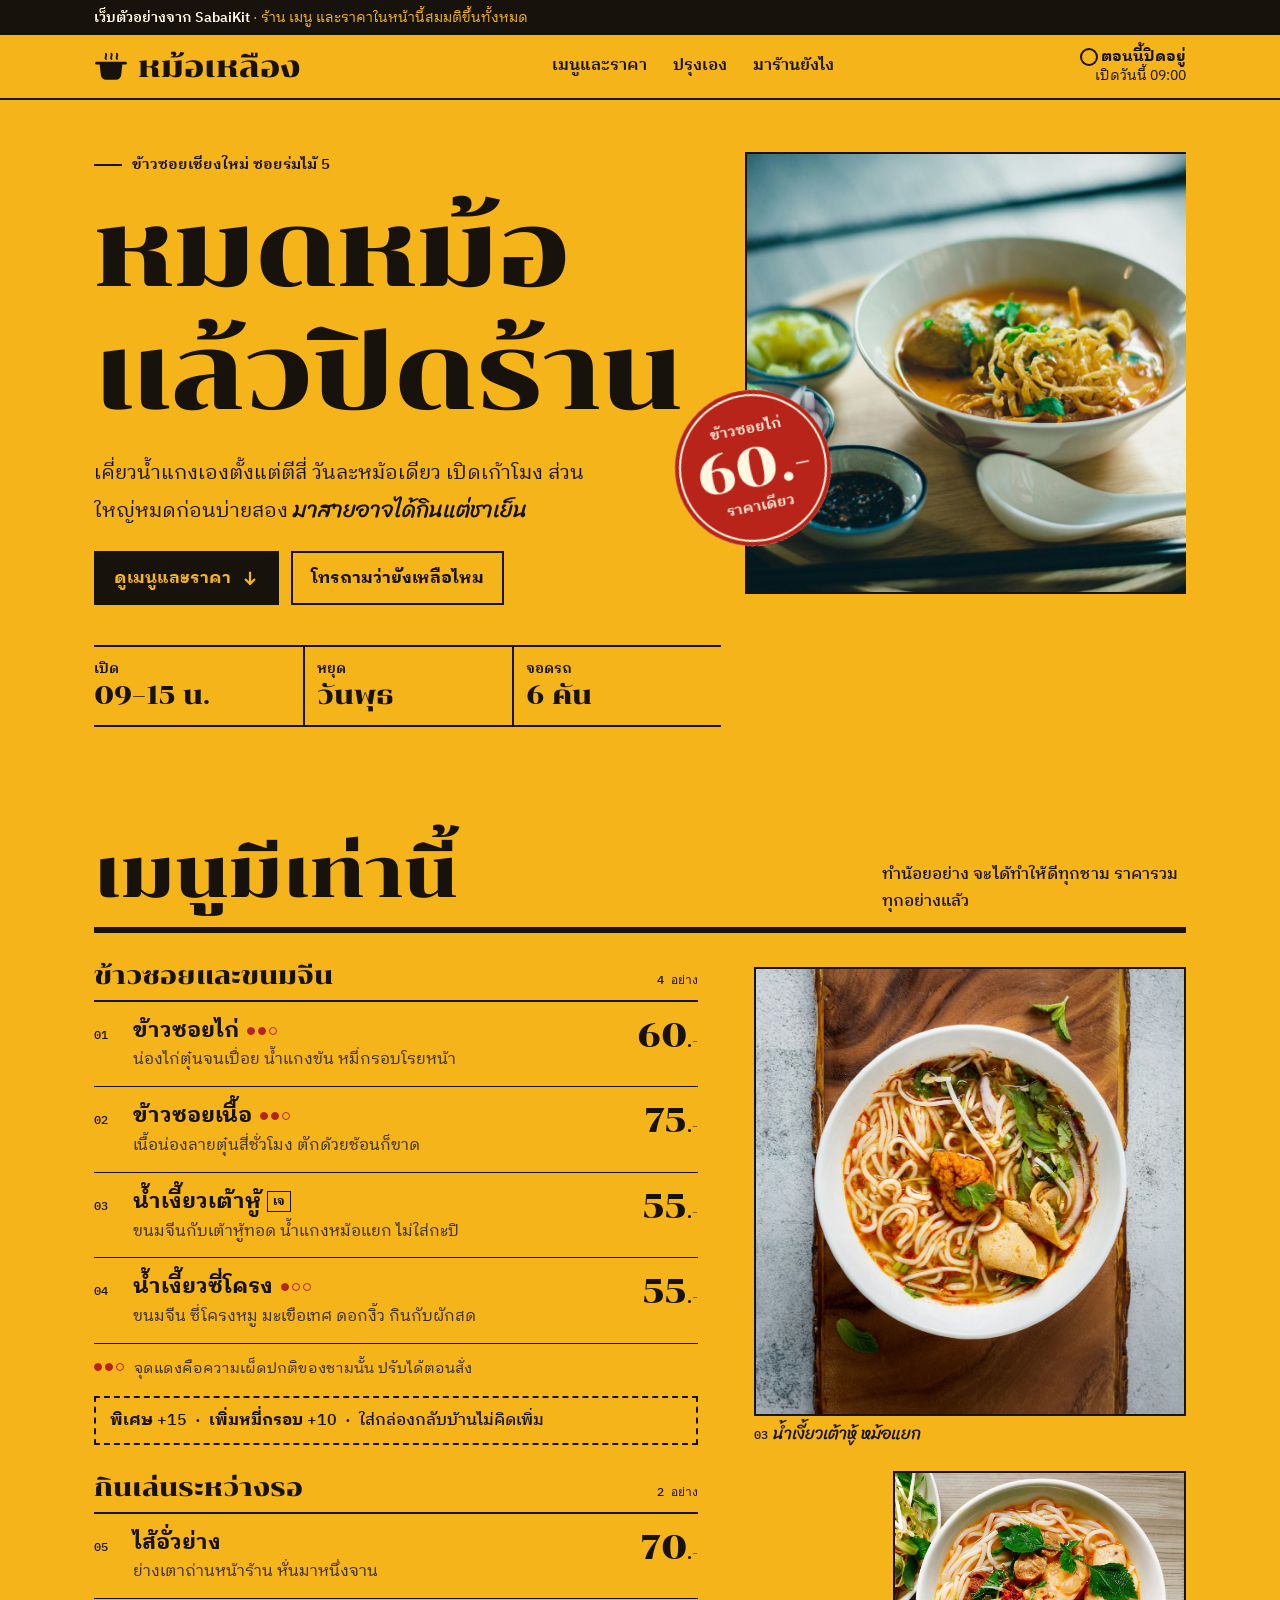
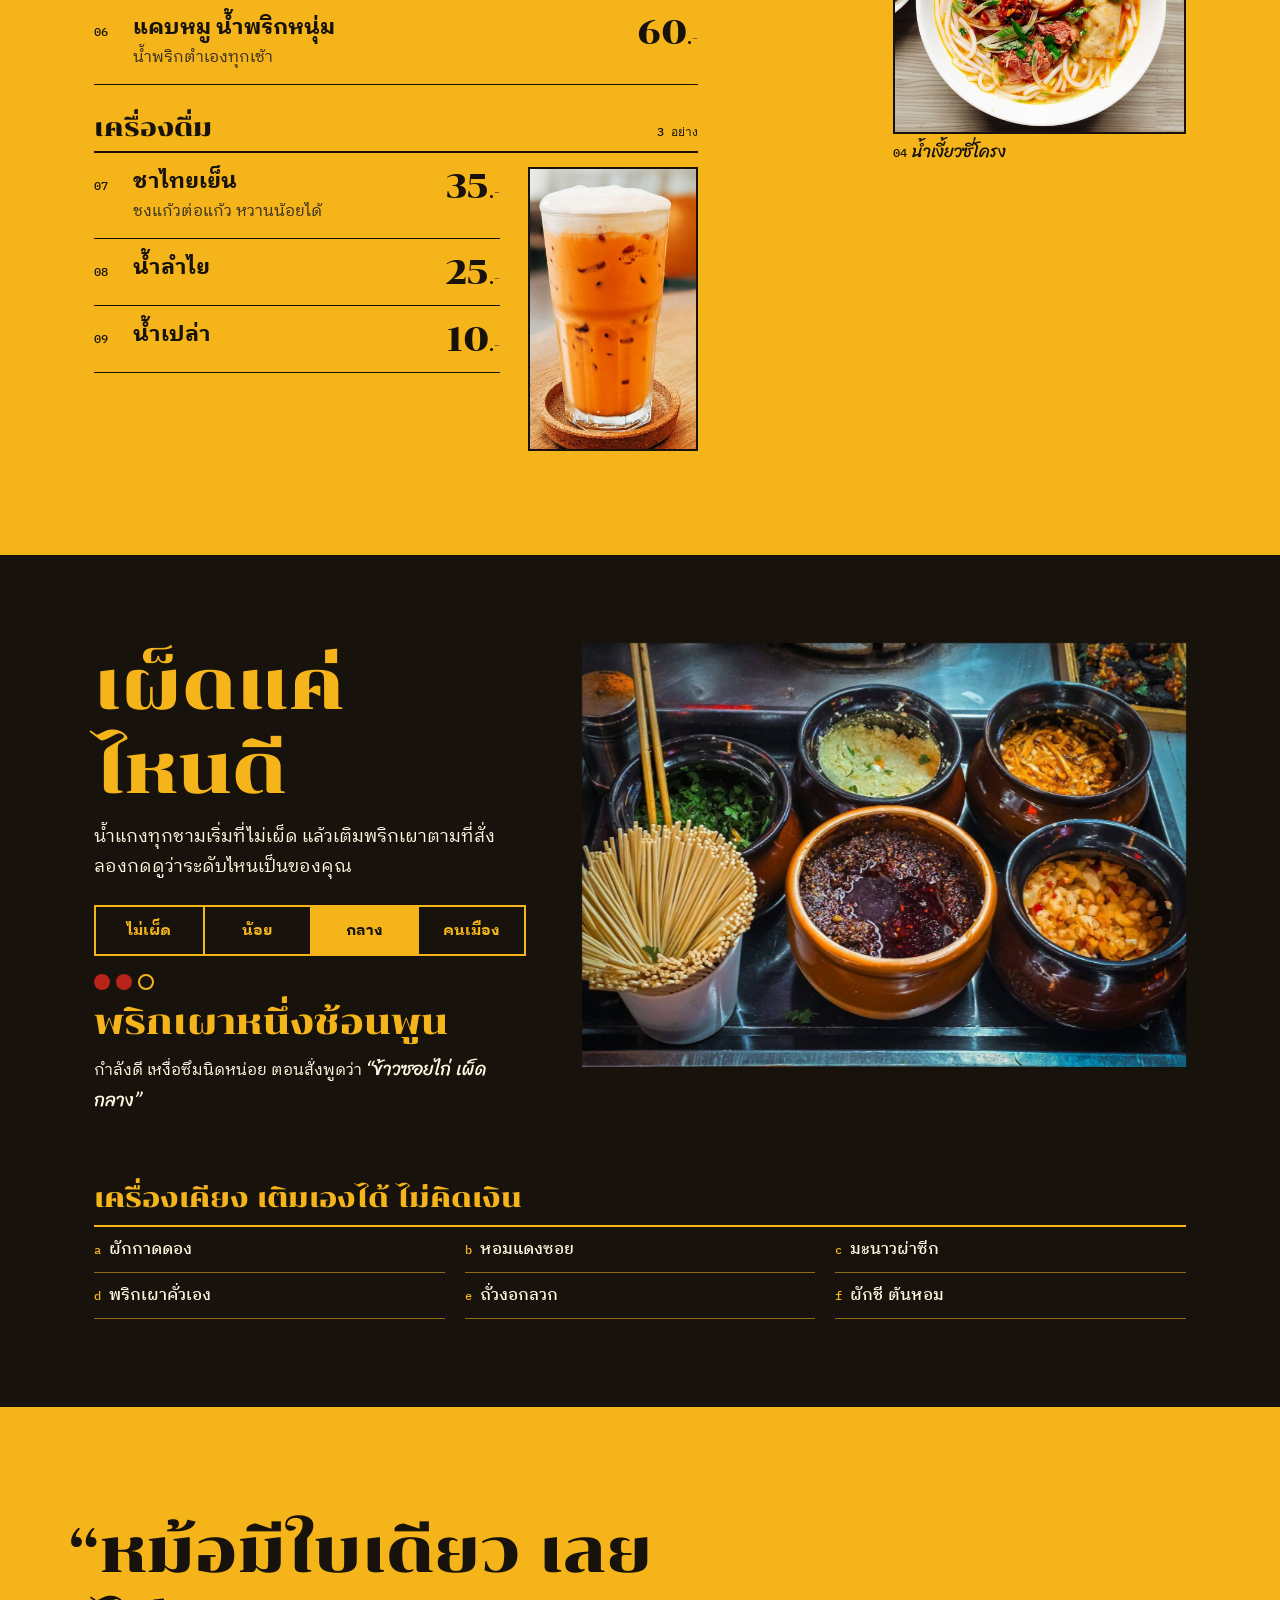
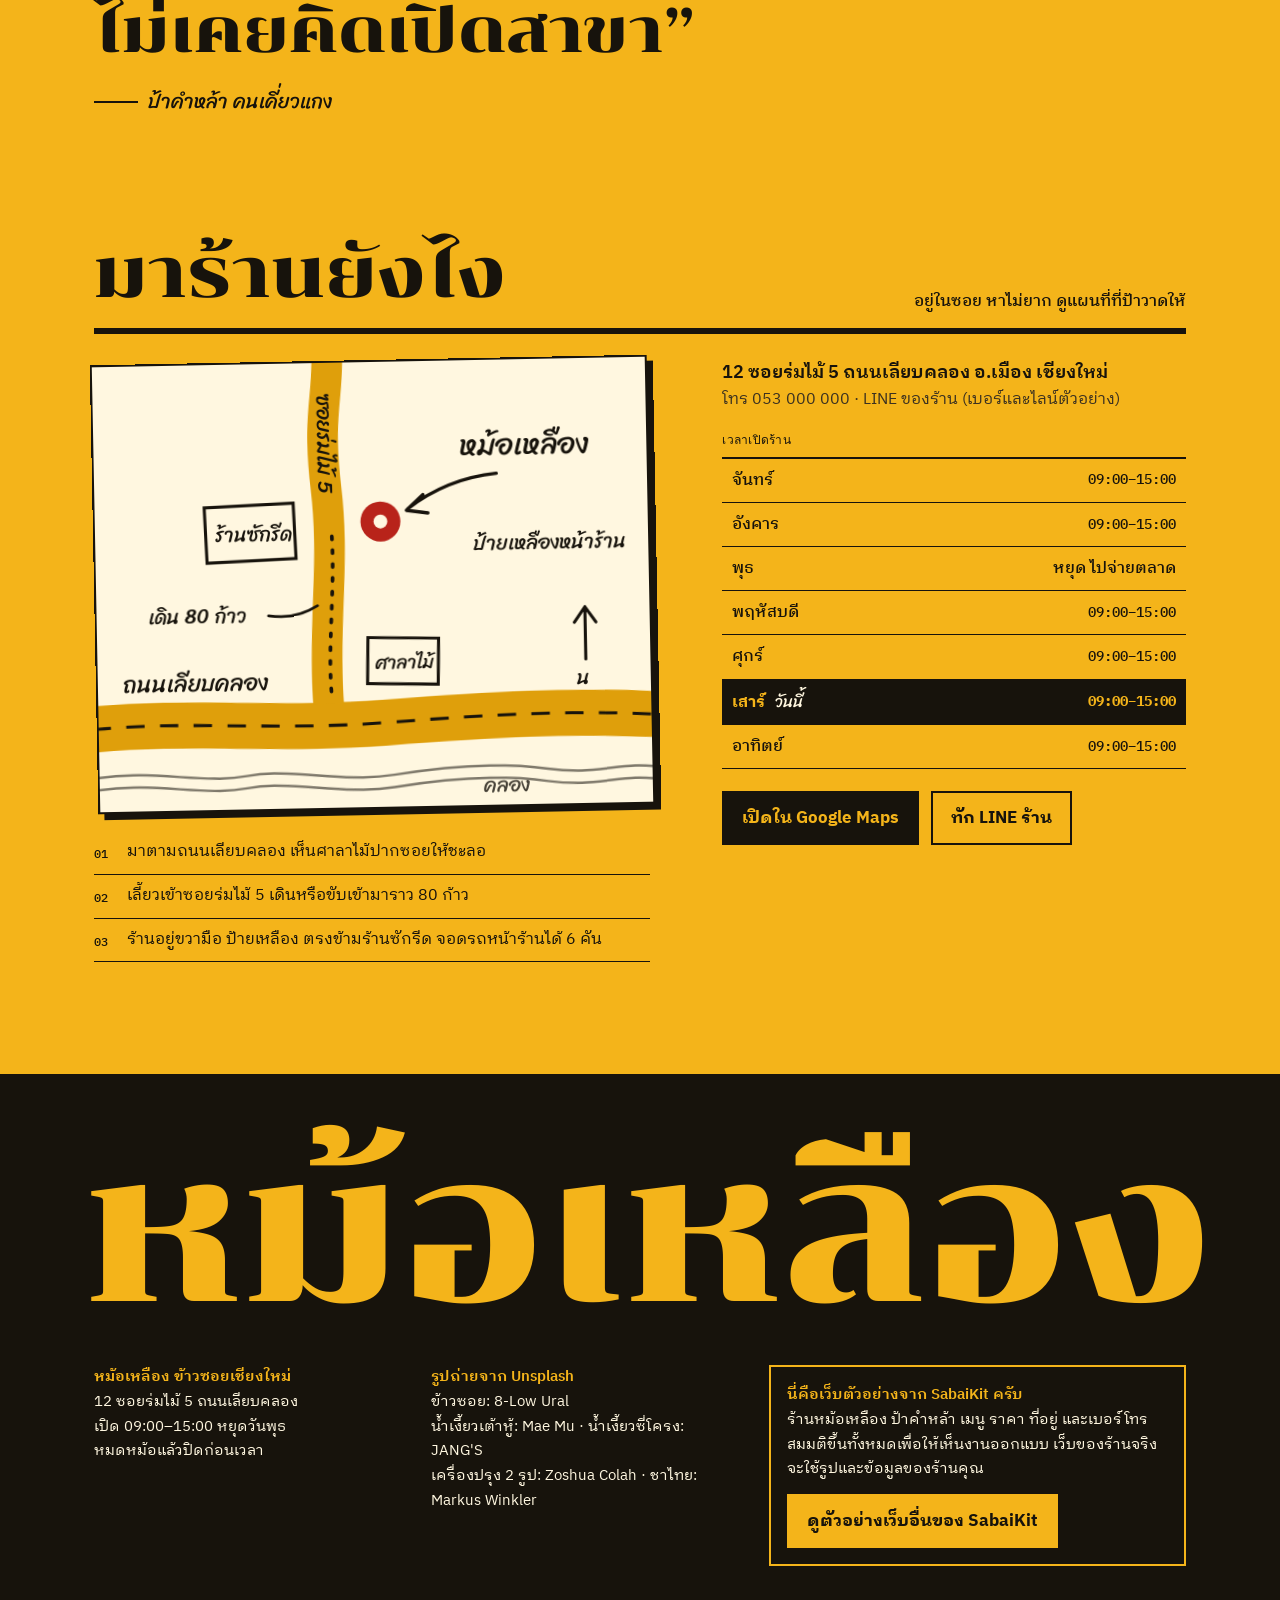
<file: khaosoi/index.html>
<!doctype html>
<html lang="th">
<head>
<meta charset="utf-8">
<meta name="viewport" content="width=device-width, initial-scale=1, viewport-fit=cover">
<title>หม้อเหลือง ข้าวซอยเชียงใหม่ | เว็บตัวอย่างโดย SabaiKit</title>
<meta name="description" content="ตัวอย่างเว็บร้านอาหารหน้าเดียวจาก SabaiKit: เมนู ราคา เวลาเปิดร้าน แผนที่ ปุ่มโทรและ LINE รองรับมือถือ (ร้านและราคาเป็นข้อมูลสมมติ)">
<meta name="robots" content="noindex">
<meta name="theme-color" content="#F4B41A">
<link rel="preconnect" href="https://fonts.googleapis.com">
<link rel="preconnect" href="https://fonts.gstatic.com" crossorigin>
<link rel="stylesheet" href="https://fonts.googleapis.com/css2?family=Chonburi&family=IBM+Plex+Mono:wght@500&family=IBM+Plex+Sans+Thai+Looped:wght@400;500;600;700&family=Sriracha&display=swap">
<style>
:root{
  --yolk:#F4B41A;      /* page ground */
  --yolk-deep:#DF9F0B; /* pressed states, map roads */
  --ink:#17130C;       /* text, rules, dark sections */
  --ink-soft:#3B3120;  /* secondary text on yolk */
  --chili:#B8231A;     /* stamp, shop pin, heat marks */
  --rice:#FFF7E0;      /* text on ink, small panels */
  --f-display:'Chonburi','Noto Serif Thai',serif;
  --f-body:'IBM Plex Sans Thai Looped','Sarabun','Leelawadee UI',system-ui,sans-serif;
  --f-hand:'Sriracha','Chonburi',cursive;
  --f-mono:'IBM Plex Mono',ui-monospace,Menlo,monospace;
  --gl:max(16px,3.4vw,env(safe-area-inset-left));
  --gr:max(16px,3.4vw,env(safe-area-inset-right));
  --rule:2px solid var(--ink);
}
*,*::before,*::after{box-sizing:border-box}
html{-webkit-text-size-adjust:100%;scroll-behavior:smooth}
body{margin:0;background:var(--yolk);color:var(--ink)}
.ml{font-family:var(--f-body);font-size:17px;line-height:1.7;color:var(--ink);background:var(--yolk);overflow-x:clip}
:where(.ml) img{display:block;width:100%;height:auto}
:where(.ml) :where(h1,h2,h3,p,ul,ol,figure,table){margin:0;padding:0}
:where(.ml) :where(ul,ol){list-style:none}
:where(.ml) a{color:inherit}
.ml h1,.ml h2,.ml h3,.ml blockquote{text-wrap:balance}
.dish-note,.lede,.sec-head p,.dark .lead{text-wrap:pretty}
.wrap{max-width:1180px;margin-inline:auto;padding-left:var(--gl);padding-right:var(--gr)}
.nb{white-space:nowrap}
.mono{font-family:var(--f-mono);font-weight:500;letter-spacing:.02em}
.ml :focus-visible{outline:3px solid var(--ink);outline-offset:3px}
.dark :focus-visible,.dock :focus-visible,.sample :focus-visible{outline-color:var(--yolk)}

/* sample note */
.sample{background:var(--ink);color:var(--yolk);font-size:14px;line-height:1.5;padding-top:7px;padding-bottom:7px}
.sample b{font-weight:600;color:var(--rice)}

/* top */
.top{border-bottom:var(--rule)}
.top .wrap{display:flex;align-items:center;justify-content:space-between;gap:12px;padding-top:12px;padding-bottom:12px}
.mark{display:flex;align-items:center;gap:10px;text-decoration:none}
.mark svg{width:34px;height:34px;flex:none}
.mark span{font-family:var(--f-display);font-size:25px;line-height:1.2;white-space:nowrap}
.nav{display:none}
.status{font-size:14px;line-height:1.35;text-align:right;white-space:nowrap}
.status b{font-weight:700;font-size:15px;display:flex;align-items:center;justify-content:flex-end;gap:7px}
.status i{width:10px;height:10px;border-radius:50%;background:var(--chili);flex:none;box-shadow:0 0 0 2px var(--yolk),0 0 0 4px var(--ink)}
.status.shut i{background:var(--yolk)}
.status span{display:block}

/* hero */
.hero{padding-top:28px}
.hero-text{container-type:inline-size}
.kicker{font-size:15px;font-weight:600;display:flex;gap:10px;align-items:center}
.kicker::before{content:"";width:28px;height:2px;background:var(--ink)}
.ml h1{font-family:var(--f-display);font-weight:400;font-size:15vw;font-size:min(17cqi,7.4rem);line-height:1.16;margin-top:10px;letter-spacing:-.01em}
.ml h1 span{display:block;white-space:nowrap}
.hero-photo{position:relative;margin-top:22px;margin-right:calc(-1*var(--gr))}
.hero-photo img{aspect-ratio:8/7;object-fit:cover;border:var(--rule);border-right:0}
.stamp{position:absolute;top:-30px;right:14px;width:124px;height:124px;border-radius:50%;background:var(--chili);color:var(--rice);display:grid;place-content:center;text-align:center;transform:rotate(-11deg);box-shadow:inset 0 0 0 4px var(--chili),inset 0 0 0 6px var(--rice);animation:thunk .5s cubic-bezier(.2,1.6,.4,1) .5s both}
.stamp small{display:block;font-size:13px;font-weight:600;line-height:1.3}
.stamp strong{display:block;font-family:var(--f-display);font-weight:400;font-size:44px;line-height:1.05}
@keyframes thunk{from{transform:rotate(-2deg) scale(1.5);opacity:0}to{transform:rotate(-11deg) scale(1);opacity:1}}
.lede{margin-top:22px;font-size:18px;max-width:31em}
.lede em{font-style:normal;font-family:var(--f-hand);font-size:1.12em}
.acts{display:flex;flex-wrap:wrap;gap:12px;margin-top:22px}
.btn{font:inherit;font-weight:700;font-size:17px;line-height:1.3;display:inline-flex;align-items:center;gap:10px;padding:14px 18px;border:var(--rule);background:var(--ink);color:var(--yolk);text-decoration:none;cursor:pointer;border-radius:0;transition:transform .12s}
.btn svg{width:18px;height:18px;flex:none}
.btn.ghost{background:transparent;color:var(--ink)}
.btn:hover{transform:translate(-2px,-2px);box-shadow:4px 4px 0 var(--ink)}
.btn.ghost:hover{background:var(--ink);color:var(--yolk);box-shadow:none;transform:none}
.btn:active{transform:none;box-shadow:none}
.facts{display:grid;grid-template-columns:repeat(3,1fr);border-top:var(--rule);border-bottom:var(--rule);margin-top:34px}
.facts li{padding:12px 0 12px 12px;border-left:var(--rule)}
.facts li:first-child{border-left:0;padding-left:0}
.facts span{display:block;font-size:14px;font-weight:600;line-height:1.4}
.facts b{display:block;font-family:var(--f-display);font-weight:400;font-size:21px;line-height:1.3;white-space:nowrap}

/* menu */
.menu{padding-top:64px}
.sec-head{display:flex;flex-wrap:wrap;align-items:flex-end;justify-content:space-between;gap:6px 24px;border-bottom:6px solid var(--ink);padding-bottom:12px}
.ml h2{font-family:var(--f-display);font-weight:400;font-size:clamp(2.3rem,10.5vw,4.4rem);line-height:1.2}
.sec-head p{font-size:16px;font-weight:500;max-width:19em}
.group h3{font-family:var(--f-display);font-weight:400;font-size:25px;line-height:1.3;display:flex;justify-content:space-between;align-items:baseline;padding:26px 0 8px;border-bottom:var(--rule)}
.group h3 small{font-family:var(--f-mono);font-size:12px;font-weight:500}
.dish{display:grid;grid-template-columns:2.1rem 1fr auto;column-gap:6px;align-items:start;padding:14px 0 13px;border-bottom:1px solid var(--ink)}
.dish .no{font-family:var(--f-mono);font-size:12px;font-weight:500;padding-top:9px}
.dish-name{font-weight:700;font-size:20px;line-height:1.4}
.dish-name .veg{font-size:12px;font-weight:700;border:1.5px solid var(--ink);padding:0 5px;margin-left:6px;vertical-align:3px;white-space:nowrap}
.dish-note{font-size:16px;line-height:1.55;color:var(--ink-soft);margin-top:2px;max-width:26em}
.price{font-family:var(--f-display);font-size:30px;line-height:1.15;padding-left:10px;white-space:nowrap}
.price small{font-size:.55em}
.heatmark{display:inline-flex;gap:3px;margin-left:8px;vertical-align:2px}
.heatmark i{width:8px;height:8px;border-radius:50%;border:1.5px solid var(--chili)}
.heatmark i.on{background:var(--chili)}
.legend{font-size:15px;margin-top:12px;color:var(--ink-soft)}
.legend .heatmark{margin:0 6px 0 0}
.extra{margin-top:14px;border:2px dashed var(--ink);padding:10px 14px;font-size:16px;font-weight:500;line-height:1.6}
.extra b{font-weight:700}
.pair{display:grid;grid-template-columns:62fr 38fr;gap:10px;align-items:start;margin:30px calc(-1*var(--gr)) 6px 0}
.pair figure{position:relative}
.pair img{border:var(--rule)}
.pair figure:last-child{margin-top:54px}
.pair figure:last-child img{border-right:0;aspect-ratio:3/4;object-fit:cover}
.cap{font-family:var(--f-hand);font-size:17px;line-height:1.35;margin-top:6px;display:block}
.cap b{font-family:var(--f-mono);font-size:12px;font-weight:500;margin-right:5px}
.drinks{display:grid;grid-template-columns:1fr 104px;gap:14px;align-items:start}
.drinks figure{margin-top:14px}
.drinks figure img{border:var(--rule);aspect-ratio:3/5;object-fit:cover}
.drinks .dish{grid-template-columns:2.1rem 1fr auto}
.drinks .dish-name{white-space:nowrap}
@media (max-width:379px){
  .mark svg{width:28px;height:28px}.mark{gap:7px}.mark span{font-size:22px}
  .status{font-size:13px}.status b{font-size:14px}
  .facts b{font-size:18px}.facts li{padding-left:9px}
  .drinks{grid-template-columns:1fr 78px;gap:10px}
  .drinks .dish{grid-template-columns:1.7rem 1fr auto}
  .drinks .dish-name{font-size:18px}.drinks .price{font-size:25px;padding-left:4px}
}

/* dark: make it your own */
.dark{background:var(--ink);color:var(--rice);margin-top:64px;padding-top:56px}
.dark h2{color:var(--yolk)}
.dark .lead{margin-top:10px;max-width:27em;color:var(--rice)}
.seg{display:grid;grid-template-columns:repeat(4,1fr);margin-top:22px;border:2px solid var(--yolk)}
.seg button{font:inherit;font-weight:700;font-size:15px;line-height:1.3;padding:14px 2px;background:transparent;color:var(--yolk);border:0;border-left:2px solid var(--yolk);cursor:pointer;border-radius:0}
.seg button:first-child{border-left:0}
.seg button[aria-pressed="true"]{background:var(--yolk);color:var(--ink)}
.heat-out{margin-top:18px;min-height:9.2em}
.heat-out .lvl{display:flex;gap:6px}
.heat-out .lvl i{width:16px;height:16px;border-radius:50%;border:2px solid var(--yolk)}
.heat-out .lvl i.on{background:var(--chili);border-color:var(--chili)}
.heat-out strong{display:block;font-family:var(--f-display);font-weight:400;font-size:clamp(1.55rem,6.6vw,2.2rem);line-height:1.3;color:var(--yolk);margin-top:10px}
.heat-out p{font-size:16px;margin-top:8px;color:var(--rice)}
.heat-out q{font-family:var(--f-hand);font-size:1.15em;quotes:"“" "”"}
.jars{margin-top:34px;position:relative}
.jars img{aspect-ratio:5/6;object-fit:cover}
.free{padding-top:26px;padding-bottom:56px}
.free h3{font-family:var(--f-display);font-weight:400;font-size:27px;line-height:1.3;color:var(--yolk)}
.free ul{display:grid;grid-template-columns:1fr 1fr;column-gap:20px;margin-top:10px;border-top:2px solid var(--yolk)}
.free li{padding:9px 0;border-bottom:1px solid rgba(244,180,26,.55);font-weight:500;font-size:16px}
.free li span{font-family:var(--f-mono);font-size:12px;color:var(--yolk);margin-right:8px}

/* quote */
.say{padding-top:64px;padding-bottom:8px}
.say blockquote{margin:0;font-family:var(--f-display);font-size:clamp(1.9rem,8.6vw,3.9rem);line-height:1.28;max-width:15em}
.say figcaption{font-family:var(--f-hand);font-size:20px;margin-top:14px;display:flex;align-items:center;gap:10px}
.say figcaption::before{content:"";width:44px;height:2px;background:var(--ink)}

/* visit */
.visit{padding-top:64px;padding-bottom:72px}
.visit-grid{display:grid;gap:34px;margin-top:26px}
.map{background:var(--rice);border:var(--rule);transform:rotate(-1.1deg);box-shadow:6px 6px 0 var(--ink)}
.map svg{display:block;width:100%;height:auto}
.map text{font-family:var(--f-hand);fill:var(--ink)}
.steps{margin-top:22px;counter-reset:s}
.steps li{counter-increment:s;display:grid;grid-template-columns:2.1rem 1fr;padding:9px 0;border-bottom:1px solid var(--ink);font-size:16px;line-height:1.55}
.steps li::before{content:"0" counter(s);font-family:var(--f-mono);font-size:12px;font-weight:500;padding-top:5px}
.addr{font-weight:600;font-size:18px;line-height:1.55}
.addr small{display:block;font-weight:400;font-size:16px;color:var(--ink-soft)}
.hours{width:100%;border-collapse:collapse;margin-top:18px;border-top:var(--rule);font-size:16px}
.hours th,.hours td{text-align:left;font-weight:500;padding:8px 10px;border-bottom:1px solid var(--ink)}
.hours td{text-align:right;font-family:var(--f-mono);font-size:14px}
.hours tr.off td{font-family:var(--f-body);font-size:16px}
.hours tr.today th,.hours tr.today td{background:var(--ink);color:var(--yolk);font-weight:700}
.hours tr.today th::after{content:"วันนี้";font-family:var(--f-hand);font-weight:400;margin-left:10px;color:var(--rice)}

/* foot */
.foot{background:var(--ink);color:var(--rice);padding-top:40px;padding-bottom:calc(92px + env(safe-area-inset-bottom));overflow:hidden}
.big{font-family:var(--f-display);color:var(--yolk);font-size:min(17.4vw,13rem);line-height:1.1;white-space:nowrap;margin-left:-.04em}
.foot-grid{display:grid;gap:22px;margin-top:22px;font-size:15px;line-height:1.65}
.foot-grid b{color:var(--yolk);font-weight:600;display:block}
.by{border:2px solid var(--yolk);padding:16px}
.by p{font-size:15px}
.by .btn{margin-top:12px;background:var(--yolk);color:var(--ink);border-color:var(--yolk)}
.by .btn:hover{box-shadow:4px 4px 0 var(--rice)}

/* dock (phone) */
.dock{position:fixed;left:0;right:0;bottom:0;z-index:20;display:grid;grid-template-columns:repeat(3,1fr);background:var(--ink);border-top:2px solid var(--yolk);padding-bottom:env(safe-area-inset-bottom)}
.dock button{font:inherit;font-weight:700;font-size:16px;line-height:1.2;color:var(--yolk);background:transparent;border:0;border-left:1px solid rgba(244,180,26,.5);padding:15px 4px;display:flex;align-items:center;justify-content:center;gap:8px;cursor:pointer;border-radius:0}
.dock button:first-child{border-left:0}
.dock svg{width:18px;height:18px}
.dock button:focus-visible{outline-offset:-5px}

/* dialog */
.ml dialog{font-family:var(--f-body);border:var(--rule);border-radius:0;background:var(--rice);color:var(--ink);padding:22px;max-width:min(22rem,calc(100vw - 32px));box-shadow:8px 8px 0 var(--ink)}
.ml dialog::backdrop{background:rgba(23,19,12,.6)}
.ml dialog h2{font-size:26px}
.ml dialog p{margin:8px 0 16px;font-size:16px;line-height:1.6}

@media (min-width:600px){
  .hero-photo img{aspect-ratio:16/11}
  .jars img{aspect-ratio:16/10}
  .drinks{grid-template-columns:1fr 150px}
  .free ul{grid-template-columns:repeat(3,1fr)}
}
@media (min-width:900px){
  .ml{font-size:18px}
  .foot{padding-bottom:36px}
  .dock{display:none}
  .nav{display:flex;gap:26px;font-weight:600;font-size:16px}
  .nav a{text-decoration:none;padding:4px 0;border-bottom:2px solid transparent}
  .nav a:hover{border-bottom-color:var(--ink)}
  .mark span{font-size:30px}
  .hero{padding-top:52px}
  .hero .wrap{display:grid;grid-template-columns:repeat(12,1fr);column-gap:24px}
  .hero-text{grid-column:1/8;grid-row:1}
  .hero-photo{grid-column:8/13;grid-row:1/3;margin:0;align-self:start}
  .hero-photo img{aspect-ratio:1/1;object-position:62% 50%}
  .stamp{left:-70px;right:auto;top:auto;bottom:48px;width:156px;height:156px}
  .stamp small{font-size:15px}.stamp strong{font-size:56px}
  .facts{grid-column:1/8;grid-row:2;align-self:end;margin-top:40px}
  .facts b{font-size:26px}
  .lede{font-size:20px;max-width:26em}
  .menu{padding-top:104px}
  .menu-grid{display:grid;grid-template-columns:7fr 5fr;column-gap:56px;align-items:start}
  .menu-list{grid-column:1;grid-row:1}
  .pair{grid-column:2;grid-row:1;position:sticky;top:24px;margin:34px 0 0;grid-template-columns:1fr;gap:26px}
  .pair figure:last-child{margin-top:0;width:68%;margin-left:auto}
  .pair figure:last-child img{border-right:var(--rule);aspect-ratio:auto}
  .dish-name{font-size:22px}.price{font-size:34px}
  .drinks{grid-template-columns:1fr 170px;gap:28px}
  .dark{margin-top:104px;padding-top:88px}
  .dark-grid{display:grid;grid-template-columns:5fr 7fr;column-gap:56px;align-items:start}
  .jars{margin-top:0}
  .jars img{aspect-ratio:auto}
  .free{padding-top:40px;padding-bottom:88px}
  .say{padding-top:104px}
  .say blockquote{text-indent:-.42em}
  .visit{padding-top:104px;padding-bottom:112px}
  .visit-grid{grid-template-columns:6fr 5fr;column-gap:72px;align-items:start}
  .foot-grid{grid-template-columns:1fr 1fr 1.4fr;column-gap:40px}
}
@media (prefers-reduced-motion:reduce){
  html{scroll-behavior:auto}
  .stamp{animation:none}
  .btn{transition:none}
}
</style>
</head>
<body>

<div class="ml" lang="th">

<aside class="sample" aria-label="หมายเหตุเว็บตัวอย่าง"><div class="wrap"><b>เว็บตัวอย่างจาก SabaiKit</b> · ร้าน เมนู และราคาในหน้านี้สมมติขึ้นทั้งหมด</div></aside>

<header class="top">
  <div class="wrap">
    <a class="mark" href="#top" aria-label="หม้อเหลือง หน้าแรก">
      <svg viewBox="0 0 40 40" aria-hidden="true"><path d="M6.5 15.5h27l-1.6 14.2c-.4 3.2-3 5.3-6.2 5.3H14.3c-3.2 0-5.800-2.100-6.200-5.300z" fill="#17130C"/><path d="M3 15.500h34" stroke="#17130C" stroke-width="3.200" stroke-linecap="round"/><path d="M14 10.500c-1.800-2.200 1.800-3.600 0-6M20.500 10.500c-1.800-2.200 1.800-3.600 0-6M27 10.500c-1.800-2.200 1.800-3.600 0-6" fill="none" stroke="#17130C" stroke-width="2.200" stroke-linecap="round"/></svg>
      <span>หม้อเหลือง</span>
    </a>
    <nav class="nav" aria-label="เมนูหลัก"><a href="#menu">เมนูและราคา</a><a href="#own">ปรุงเอง</a><a href="#visit">มาร้านยังไง</a></nav>
    <p class="status" id="status"><b><i aria-hidden="true"></i><em style="font-style:normal">เปิดทุกวัน เว้นพุธ</em></b><span>09:00 ถึง 15:00</span></p>
  </div>
</header>

<main id="top">

<section class="hero">
  <div class="wrap">
    <div class="hero-text">
      <p class="kicker">ข้าวซอยเชียงใหม่ ซอยร่มไม้ 5</p>
      <h1><span>หมดหม้อ</span><span>แล้วปิดร้าน</span></h1>
      <p class="lede">เคี่ยวน้ำแกงเองตั้งแต่ตีสี่ วันละหม้อเดียว เปิดเก้าโมง ส่วนใหญ่หมดก่อนบ่ายสอง <em>มาสายอาจได้กินแต่ชาเย็น</em></p>
      <div class="acts">
        <a class="btn" href="#menu">ดูเมนูและราคา <svg viewBox="0 0 20 20" aria-hidden="true"><path d="M10 3v13M4.500 11l5.500 5.500 5.500-5.500" fill="none" stroke="currentColor" stroke-width="2.400"/></svg></a>
        <button class="btn ghost" type="button" data-demo="call">โทรถามว่ายังเหลือไหม</button>
      </div>
    </div>
    <figure class="hero-photo">
      <picture>
        <source media="(min-width:600px) and (max-width:899px)" srcset="img/soi-l.jpg">
        <img src="img/soi-p.jpg" width="1040" height="912" alt="ข้าวซอยไก่หนึ่งชาม โรยหมี่กรอบ วางบนถาดไม้พร้อมผักกาดดอง หอมแดง มะนาว และพริกเผา" fetchpriority="high">
      </picture>
      <div class="stamp" aria-hidden="true"><div><small>ข้าวซอยไก่</small><strong>60.-</strong><small>ราคาเดียว</small></div></div>
    </figure>
    <ul class="facts" aria-label="ข้อมูลร้านโดยย่อ">
      <li><span>เปิด</span><b>09–15 น.</b></li>
      <li><span>หยุด</span><b>วันพุธ</b></li>
      <li><span>จอดรถ</span><b>6 คัน</b></li>
    </ul>
  </div>
</section>

<section class="menu" id="menu" aria-labelledby="menu-h">
  <div class="wrap">
    <div class="sec-head">
      <h2 id="menu-h">เมนูมีเท่านี้</h2>
      <p>ทำน้อยอย่าง จะได้ทำให้ดีทุกชาม ราคารวมทุกอย่างแล้ว</p>
    </div>
    <div class="menu-grid">
      <div class="menu-list">
        <div class="group">
          <h3>ข้าวซอยและขนมจีน <small>4 อย่าง</small></h3>
          <ul>
            <li class="dish"><span class="no">01</span><div><p class="dish-name">ข้าวซอยไก่<span class="heatmark" role="img" aria-label="เผ็ดกลาง"><i class="on"></i><i class="on"></i><i></i></span></p><p class="dish-note">น่องไก่ตุ๋นจนเปื่อย น้ำแกงข้น หมี่กรอบโรยหน้า</p></div><span class="price">60<small>.-</small></span></li>
            <li class="dish"><span class="no">02</span><div><p class="dish-name">ข้าวซอยเนื้อ<span class="heatmark" role="img" aria-label="เผ็ดกลาง"><i class="on"></i><i class="on"></i><i></i></span></p><p class="dish-note">เนื้อน่องลายตุ๋นสี่ชั่วโมง ตักด้วยช้อนก็ขาด</p></div><span class="price">75<small>.-</small></span></li>
            <li class="dish"><span class="no">03</span><div><p class="dish-name">น้ำเงี้ยวเต้าหู้<span class="veg">เจ</span></p><p class="dish-note">ขนมจีนกับเต้าหู้ทอด น้ำแกงหม้อแยก ไม่ใส่กะปิ</p></div><span class="price">55<small>.-</small></span></li>
            <li class="dish"><span class="no">04</span><div><p class="dish-name">น้ำเงี้ยวซี่โครง<span class="heatmark" role="img" aria-label="เผ็ดน้อย"><i class="on"></i><i></i><i></i></span></p><p class="dish-note">ขนมจีน ซี่โครงหมู มะเขือเทศ ดอกงิ้ว กินกับผักสด</p></div><span class="price">55<small>.-</small></span></li>
          </ul>
          <p class="legend"><span class="heatmark" aria-hidden="true"><i class="on"></i><i class="on"></i><i></i></span> จุดแดงคือความเผ็ดปกติของชามนั้น ปรับได้ตอนสั่ง</p>
          <p class="extra"><b>พิเศษ</b> +15 &nbsp;·&nbsp; <b>เพิ่มหมี่กรอบ</b> +10 &nbsp;·&nbsp; ใส่กล่องกลับบ้านไม่คิดเพิ่ม</p>
        </div>
        <div class="group">
          <h3>กินเล่นระหว่างรอ <small>2 อย่าง</small></h3>
          <ul>
            <li class="dish"><span class="no">05</span><div><p class="dish-name">ไส้อั่วย่าง</p><p class="dish-note">ย่างเตาถ่านหน้าร้าน หั่นมาหนึ่งจาน</p></div><span class="price">70<small>.-</small></span></li>
            <li class="dish"><span class="no">06</span><div><p class="dish-name">แคบหมู <span class="nb">น้ำพริกหนุ่ม</span></p><p class="dish-note">น้ำพริกตำเองทุกเช้า</p></div><span class="price">60<small>.-</small></span></li>
          </ul>
        </div>
        <div class="group">
          <h3>เครื่องดื่ม <small>3 อย่าง</small></h3>
          <div class="drinks">
            <ul>
              <li class="dish"><span class="no">07</span><div><p class="dish-name">ชาไทยเย็น</p><p class="dish-note">ชงแก้วต่อแก้ว หวานน้อยได้</p></div><span class="price">35<small>.-</small></span></li>
              <li class="dish"><span class="no">08</span><div><p class="dish-name">น้ำลำไย</p></div><span class="price">25<small>.-</small></span></li>
              <li class="dish"><span class="no">09</span><div><p class="dish-name">น้ำเปล่า</p></div><span class="price">10<small>.-</small></span></li>
            </ul>
            <figure><img src="img/tea.jpg" width="800" height="1029" loading="lazy" alt="ชาไทยเย็นหนึ่งแก้ว ฟองนมด้านบน วางบนโต๊ะไม้"></figure>
          </div>
        </div>
      </div>
      <div class="pair">
        <figure><img src="img/board.jpg" width="1000" height="1039" loading="lazy" alt="ขนมจีนน้ำเงี้ยวใส่เต้าหู้ทอดในชามขาว วางบนเขียงไม้ มองจากด้านบน"><figcaption class="cap"><b>03</b>น้ำเงี้ยวเต้าหู้ หม้อแยก</figcaption></figure>
        <figure><img src="img/pork.jpg" width="1100" height="982" loading="lazy" alt="น้ำเงี้ยวใส่หมู โรยผักสด ในชามขาว"><figcaption class="cap"><b>04</b>น้ำเงี้ยวซี่โครง</figcaption></figure>
      </div>
    </div>
  </div>
</section>

<section class="dark" id="own" aria-labelledby="own-h">
  <div class="wrap dark-grid">
    <div>
      <h2 id="own-h">เผ็ดแค่ไหนดี</h2>
      <p class="lead">น้ำแกงทุกชามเริ่มที่ไม่เผ็ด แล้วเติมพริกเผาตามที่สั่ง ลองกดดูว่าระดับไหนเป็นของคุณ</p>
      <div class="seg" role="group" aria-label="เลือกระดับความเผ็ด">
        <button type="button" data-heat="0" aria-pressed="false">ไม่เผ็ด</button>
        <button type="button" data-heat="1" aria-pressed="false">น้อย</button>
        <button type="button" data-heat="2" aria-pressed="true">กลาง</button>
        <button type="button" data-heat="3" aria-pressed="false">คนเมือง</button>
      </div>
      <div class="heat-out" id="heat-out" aria-live="polite">
        <div class="lvl" aria-hidden="true"><i class="on"></i><i class="on"></i><i></i></div>
        <strong>พริกเผาหนึ่งช้อนพูน</strong>
        <p>กำลังดี เหงื่อซึมนิดหน่อย ตอนสั่งพูดว่า <q><span class="nb">ข้าวซอยไก่</span> เผ็ดกลาง</q></p>
      </div>
    </div>
    <figure class="jars">
      <picture>
        <source media="(min-width:600px)" srcset="img/jars-l.jpg">
        <img src="img/jars-p.jpg" width="960" height="1153" loading="lazy" alt="ถาดเครื่องปรุงบนโต๊ะ มีโถพริกเผา ผักดอง ผักชี และตะเกียบ">
      </picture>
    </figure>
  </div>
  <div class="wrap free">
    <h3>เครื่องเคียง เติมเองได้ ไม่คิดเงิน</h3>
    <ul>
      <li><span>a</span>ผักกาดดอง</li>
      <li><span>b</span>หอมแดงซอย</li>
      <li><span>c</span>มะนาวผ่าซีก</li>
      <li><span>d</span>พริกเผาคั่วเอง</li>
      <li><span>e</span>ถั่วงอกลวก</li>
      <li><span>f</span>ผักชี ต้นหอม</li>
    </ul>
  </div>
</section>

<section class="say">
  <figure class="wrap">
    <blockquote>“หม้อมีใบเดียว เลยไม่เคยคิดเปิดสาขา”</blockquote>
    <figcaption>ป้าคำหล้า คนเคี่ยวแกง</figcaption>
  </figure>
</section>

<section class="visit" id="visit" aria-labelledby="visit-h">
  <div class="wrap">
    <div class="sec-head">
      <h2 id="visit-h">มาร้านยังไง</h2>
      <p>อยู่ในซอย หาไม่ยาก ดูแผนที่ที่ป้าวาดให้</p>
    </div>
    <div class="visit-grid">
      <div>
        <div class="map">
          <svg viewBox="0 0 360 290" role="img" aria-label="แผนที่วาดมือ จากถนนเลียบคลอง เลี้ยวเข้าซอยร่มไม้ 5 เดินประมาณ 80 ก้าว ร้านอยู่ขวามือ ตรงข้ามร้านซักรีด">
            <path d="M-4 236c60-5 120 3 190-1s120-6 180-2" fill="none" stroke="#DF9F0B" stroke-width="30"/>
            <path d="M-4 236c60-5 120 3 190-1s120-6 180-2" fill="none" stroke="#17130C" stroke-width="2" stroke-dasharray="12 10"/>
            <path d="M150 222c-3-50 6-90 1-140s3-60 2-90" fill="none" stroke="#DF9F0B" stroke-width="20"/>
            <path d="M-4 268c40-6 70 5 100 0s60 6 96 1 70-7 100-2 50-4 72 0" fill="none" stroke="#17130C" stroke-width="1.600" opacity=".55"/>
            <path d="M-4 276c40-6 70 5 100 0s60 6 96 1 70-7 100-2 50-4 72 0" fill="none" stroke="#17130C" stroke-width="1.600" opacity=".55"/>
            <text x="250" y="281" font-size="13" opacity=".8">คลอง</text>
            <text x="16" y="212" font-size="15">ถนนเลียบคลอง</text>
            <text x="146" y="20" font-size="14" transform="rotate(90 146 20)">ซอยร่มไม้ 5</text>
            <path d="M152 214c-2-30 4-70 2-104" fill="none" stroke="#17130C" stroke-width="2.400" stroke-dasharray="2 7" stroke-linecap="round"/>
            <rect x="72" y="92" width="58" height="36" fill="none" stroke="#17130C" stroke-width="2" transform="rotate(-2 100 110)"/>
            <text x="78" y="115" font-size="13">ร้านซักรีด</text>
            <rect x="176" y="180" width="46" height="30" fill="none" stroke="#17130C" stroke-width="2" transform="rotate(1.500 199 195)"/>
            <text x="181" y="200" font-size="12">ศาลาไม้</text>
            <circle cx="186" cy="104" r="13" fill="#B8231A"/>
            <circle cx="186" cy="104" r="4.500" fill="#FFF7E0"/>
            <path d="M262 74c-22 2-42 10-58 22M214 87l-11 10 14 2" fill="none" stroke="#17130C" stroke-width="2.200" stroke-linecap="round" stroke-linejoin="round"/>
            <text x="238" y="62" font-size="19">หม้อเหลือง</text>
            <text x="246" y="124" font-size="13">ป้ายเหลืองหน้าร้าน</text>
            <text x="34" y="168" font-size="13">เดิน 80 ก้าว</text>
            <path d="M112 164c12 2 22 0 32-6" fill="none" stroke="#17130C" stroke-width="1.800" stroke-linecap="round"/>
            <path d="M318 196v-34M318 162l-7 10M318 162l7 10" fill="none" stroke="#17130C" stroke-width="2" stroke-linecap="round"/>
            <text x="312" y="212" font-size="13">น</text>
          </svg>
        </div>
        <ol class="steps">
          <li>มาตามถนนเลียบคลอง เห็นศาลาไม้ปากซอยให้ชะลอ</li>
          <li>เลี้ยวเข้าซอยร่มไม้ 5 เดินหรือขับเข้ามาราว 80 ก้าว</li>
          <li>ร้านอยู่ขวามือ ป้ายเหลือง ตรงข้ามร้านซักรีด จอดรถหน้าร้านได้ 6 คัน</li>
        </ol>
      </div>
      <div>
        <p class="addr">12 ซอยร่มไม้ 5 ถนนเลียบคลอง อ.เมือง เชียงใหม่<small>โทร 053 000 000 · LINE ของร้าน (เบอร์และไลน์ตัวอย่าง)</small></p>
        <table class="hours" id="hours">
          <caption class="mono" style="text-align:left;font-size:12px;padding-bottom:6px">เวลาเปิดร้าน</caption>
          <tbody>
            <tr data-d="1"><th scope="row">จันทร์</th><td>09:00–15:00</td></tr>
            <tr data-d="2"><th scope="row">อังคาร</th><td>09:00–15:00</td></tr>
            <tr data-d="3" class="off"><th scope="row">พุธ</th><td>หยุด ไปจ่ายตลาด</td></tr>
            <tr data-d="4"><th scope="row">พฤหัสบดี</th><td>09:00–15:00</td></tr>
            <tr data-d="5"><th scope="row">ศุกร์</th><td>09:00–15:00</td></tr>
            <tr data-d="6"><th scope="row">เสาร์</th><td>09:00–15:00</td></tr>
            <tr data-d="0"><th scope="row">อาทิตย์</th><td>09:00–15:00</td></tr>
          </tbody>
        </table>
        <div class="acts">
          <button class="btn" type="button" data-demo="map">เปิดใน Google Maps</button>
          <button class="btn ghost" type="button" data-demo="line">ทัก LINE ร้าน</button>
        </div>
      </div>
    </div>
  </div>
</section>

</main>

<footer class="foot">
  <div class="wrap">
    <p class="big" aria-hidden="true">หม้อเหลือง</p>
    <div class="foot-grid">
      <p><b>หม้อเหลือง ข้าวซอยเชียงใหม่</b>12 ซอยร่มไม้ 5 ถนนเลียบคลอง<br>เปิด 09:00–15:00 หยุดวันพุธ<br>หมดหม้อแล้วปิดก่อนเวลา</p>
      <p><b>รูปถ่ายจาก Unsplash</b>ข้าวซอย: 8-Low Ural<br>น้ำเงี้ยวเต้าหู้: Mae Mu · น้ำเงี้ยวซี่โครง: JANG'S<br>เครื่องปรุง 2 รูป: Zoshua Colah · ชาไทย: Markus Winkler</p>
      <div class="by">
        <p><b>นี่คือเว็บตัวอย่างจาก SabaiKit ครับ</b>ร้านหม้อเหลือง ป้าคำหล้า เมนู ราคา ที่อยู่ และเบอร์โทร สมมติขึ้นทั้งหมดเพื่อให้เห็นงานออกแบบ เว็บของร้านจริงจะใช้รูปและข้อมูลของร้านคุณ</p>
        <a class="btn" href="https://abcplease.github.io/sabaikit/">ดูตัวอย่างเว็บอื่นของ SabaiKit</a>
      </div>
    </div>
  </div>
</footer>

<nav class="dock" aria-label="ติดต่อร้าน">
  <button type="button" data-demo="call"><svg viewBox="0 0 20 20" aria-hidden="true"><path d="M4 3h3.500l1.500 4-2 1.500c1 2.200 2.300 3.500 4.500 4.500l1.500-2 4 1.500V16c0 .600-.400 1-1 1C9.500 17 3 10.500 3 4c0-.600.400-1 1-1z" fill="currentColor"/></svg>โทร</button>
  <button type="button" data-demo="line">LINE</button>
  <button type="button" data-demo="map"><svg viewBox="0 0 20 20" aria-hidden="true"><path d="M10 18s6-5.600 6-10a6 6 0 10-12 0c0 4.400 6 10 6 10z" fill="none" stroke="currentColor" stroke-width="2"/><circle cx="10" cy="8" r="2" fill="currentColor"/></svg>แผนที่</button>
</nav>

<dialog id="demo" aria-labelledby="demo-h">
  <h2 id="demo-h">เว็บตัวอย่างครับ</h2>
  <p id="demo-p"></p>
  <form method="dialog"><button class="btn" autofocus>เข้าใจแล้ว</button></form>
</dialog>

</div>

<script>
(function(){
  var OPEN=9, CLOSE=15, OFF=3;
  var days=['อาทิตย์','จันทร์','อังคาร','พุธ','พฤหัสบดี','ศุกร์','เสาร์'];
  function bkk(){
    try{
      var p=new Intl.DateTimeFormat('en-GB',{timeZone:'Asia/Bangkok',weekday:'short',hour:'2-digit',minute:'2-digit',hour12:false}).formatToParts(new Date());
      var o={};p.forEach(function(x){o[x.type]=x.value});
      return {d:['Sun','Mon','Tue','Wed','Thu','Fri','Sat'].indexOf(o.weekday),h:parseInt(o.hour,10)%24,m:parseInt(o.minute,10)};
    }catch(e){var n=new Date();return {d:n.getDay(),h:n.getHours(),m:n.getMinutes()}}
  }
  var now=bkk(), st=document.getElementById('status');
  if(st&&now.d>=0){
    var open=now.d!==OFF&&now.h>=OPEN&&now.h<CLOSE, txt;
    var head;
    if(open){head='ตอนนี้เปิดอยู่';txt='ถึง 15:00 หรือจนหมดหม้อ'}
    else{
      var n=now.d, add=(now.d!==OFF&&now.h<OPEN)?0:1;
      n=(now.d+add)%7; if(n===OFF){n=(n+1)%7;add++}
      head='ตอนนี้ปิดอยู่';txt='เปิด'+(add===0?'วันนี้':add===1?'พรุ่งนี้':'วัน'+days[n])+' 09:00';
      st.classList.add('shut');
    }
    st.querySelector('em').textContent=head;st.querySelector('span').textContent=txt;
    var row=document.querySelector('#hours tr[data-d="'+now.d+'"]'); if(row)row.classList.add('today');
  }

  var heat=[
    ['น้ำแกงล้วน ไม่เติมพริก','เด็กกินได้ หอมเครื่องแกงแต่ไม่แสบลิ้น ตอนสั่งพูดว่า <q><span class="nb">ข้าวซอยไก่</span> ไม่เผ็ด</q>'],
    ['พริกเผาครึ่งช้อน','อุ่นคอนิดเดียว เหมาะกับคนเพิ่งหัดกินเผ็ด ตอนสั่งพูดว่า <q><span class="nb">ข้าวซอยไก่</span> เผ็ดน้อย</q>'],
    ['พริกเผาหนึ่งช้อนพูน','กำลังดี เหงื่อซึมนิดหน่อย ตอนสั่งพูดว่า <q><span class="nb">ข้าวซอยไก่</span> เผ็ดกลาง</q>'],
    ['สองช้อน กับพริกทอดอีกหนึ่งเม็ด','แบบที่ป้ากินเอง ขอน้ำลำไยไว้ข้างชามด้วย ตอนสั่งพูดว่า <q><span class="nb">ข้าวซอยไก่</span> เผ็ดคนเมือง</q>']
  ];
  var out=document.getElementById('heat-out'), btns=document.querySelectorAll('[data-heat]');
  btns.forEach(function(b){b.addEventListener('click',function(){
    var k=+b.getAttribute('data-heat');
    btns.forEach(function(x){x.setAttribute('aria-pressed',x===b?'true':'false')});
    var dots='';for(var i=0;i<3;i++)dots+='<i'+(i<k?' class="on"':'')+'></i>';
    out.innerHTML='<div class="lvl" aria-hidden="true">'+dots+'</div><strong>'+heat[k][0]+'</strong><p>'+heat[k][1]+'</p>';
  })});

  var dlg=document.getElementById('demo'), dp=document.getElementById('demo-p');
  var msg={call:'ในเว็บของร้านจริง ปุ่มนี้กดแล้วโทรออกหาร้านได้ทันที',line:'ในเว็บของร้านจริง ปุ่มนี้เปิดแชต LINE ของร้านทันที',map:'ในเว็บของร้านจริง ปุ่มนี้เปิด Google Maps นำทางมาที่ร้าน'};
  document.querySelectorAll('[data-demo]').forEach(function(b){b.addEventListener('click',function(){
    dp.textContent=msg[b.getAttribute('data-demo')];
    if(dlg.showModal)dlg.showModal();else alert(dp.textContent);
  })});
})();
</script>
</body>
</html>
</file>
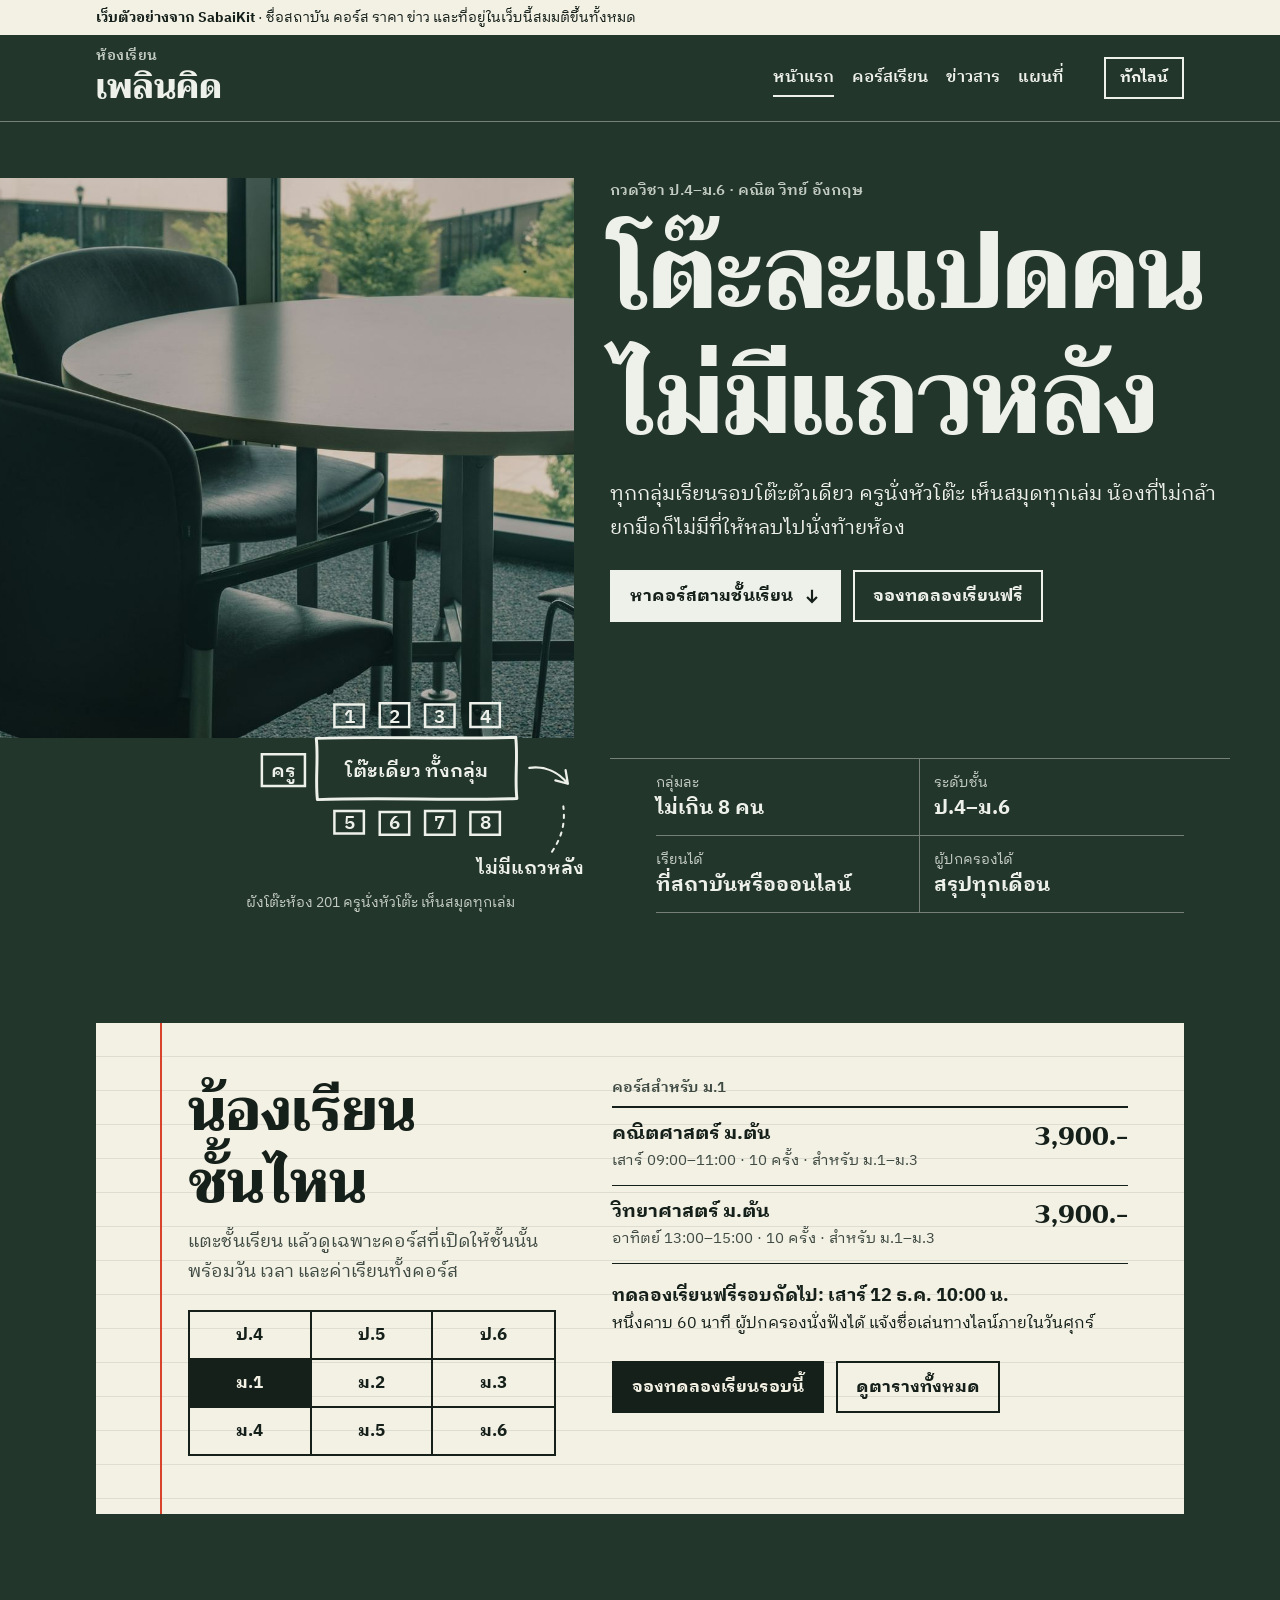
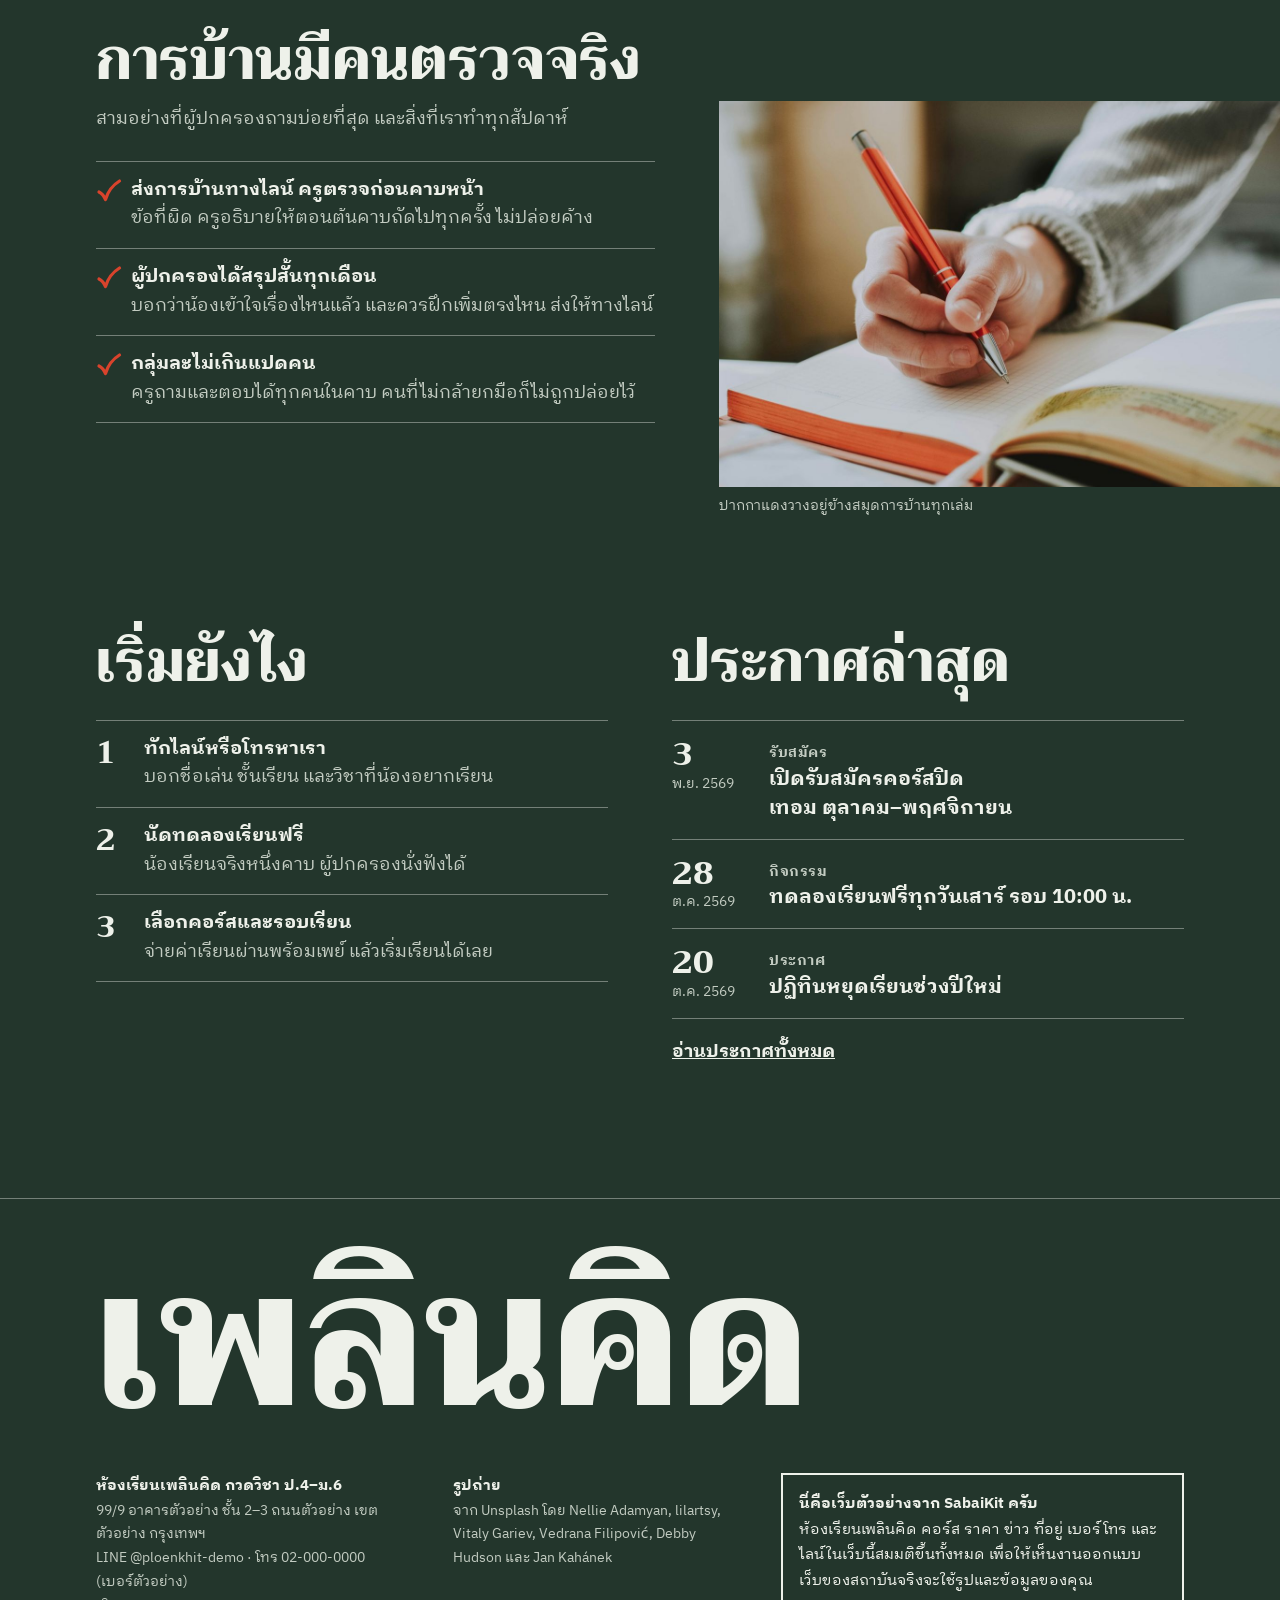
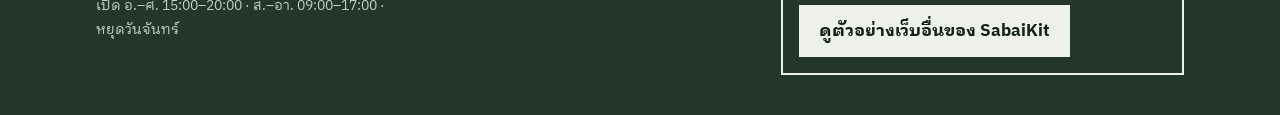
<file: school/index.html>
<!doctype html>
<html lang="th">
<head>
<meta charset="utf-8">
<meta name="viewport" content="width=device-width, initial-scale=1, viewport-fit=cover">
<title>ห้องเรียนเพลินคิด กวดวิชา ป.4–ม.6 กลุ่มละไม่เกิน 8 คน | เว็บตัวอย่างโดย SabaiKit</title>
<meta name="description" content="ตัวอย่างเว็บสถาบันกวดวิชาสี่หน้าจาก SabaiKit: คอร์สตามชั้นเรียน ตารางเรียน ข่าว แผนที่ ปุ่มโทรและ LINE (สถาบันและราคาเป็นข้อมูลสมมติ)">
<meta name="robots" content="noindex">
<meta name="theme-color" content="#23362C">
<link rel="preconnect" href="https://fonts.googleapis.com">
<link rel="preconnect" href="https://fonts.gstatic.com" crossorigin>
<link rel="stylesheet" href="https://fonts.googleapis.com/css2?family=IBM+Plex+Sans+Thai+Looped:wght@400;500;600;700&family=Trirong:wght@700;800&display=swap">
<style>:root{
  --board:#23362C;   /* ground: the chalkboard */
  --chalk:#EEF1EA;   /* text on the board */
  --chalk-dim:#C3CCC2;/* secondary text on the board */
  --paper:#F3F0E4;   /* the one light panel: exercise-book paper */
  --ink:#15201A;     /* text on paper */
  --ink-soft:#3E4A42;/* secondary text on paper */
  --pen:#D8432C;     /* accent: paper margin line, check marks, today's row */
  --f-display:'Trirong','Noto Serif Thai',serif;
  --f-body:'IBM Plex Sans Thai Looped','Sarabun','Leelawadee UI',system-ui,sans-serif;
  --gl:max(16px,3.6vw,env(safe-area-inset-left));
  --gr:max(16px,3.6vw,env(safe-area-inset-right));
  --chalk-line:1px solid rgba(238,241,234,.4);
}
*,*::before,*::after{box-sizing:border-box}
html{-webkit-text-size-adjust:100%;scroll-behavior:smooth}
body{margin:0;background:var(--board);color:var(--chalk)}
.pk{font-family:var(--f-body);font-size:17px;line-height:1.7;background:var(--board);color:var(--chalk);overflow-x:clip}
:where(.pk) img{display:block;width:100%;height:auto}
:where(.pk) :where(h1,h2,h3,p,ul,ol,figure,table){margin:0;padding:0}
:where(.pk) :where(ul,ol){list-style:none}
:where(.pk) a{color:inherit}
.pk h1,.pk h2,.pk h3{text-wrap:balance}
.pk p{text-wrap:pretty}
.wrap{max-width:1180px;margin-inline:auto;padding-left:var(--gl);padding-right:var(--gr)}
.pk :focus-visible{outline:3px solid var(--chalk);outline-offset:3px}
.paper :focus-visible,.sample :focus-visible{outline-color:var(--ink)}
.skip{position:absolute;left:-999px;top:0;background:var(--chalk);color:var(--ink);padding:8px 12px;z-index:30}
.skip:focus{left:8px;top:8px}

.sample{background:var(--paper);color:var(--ink);font-size:14px;line-height:1.5;padding-top:7px;padding-bottom:7px}
.sample b{font-weight:700}

/* top */
.top{border-bottom:var(--chalk-line)}
.top-row{display:grid;grid-template-columns:1fr auto;grid-template-areas:'m b' 'n n';align-items:center;column-gap:12px;row-gap:6px;padding-top:12px;padding-bottom:4px}
.mark{grid-area:m}.top-line{grid-area:b}.nav{grid-area:n}
.mark{text-decoration:none;display:block;line-height:1}
.mark small{display:block;font-size:14px;font-weight:600;letter-spacing:.04em;color:var(--chalk-dim);line-height:1.3}
.mark span{display:block;font-family:var(--f-display);font-weight:800;font-size:30px;line-height:1.3}
.top-line{font:inherit;font-weight:700;font-size:15px;line-height:1.3;padding:9px 14px;border:2px solid var(--chalk);background:transparent;color:var(--chalk);cursor:pointer}
.top-line:hover{background:var(--chalk);color:var(--ink)}
.nav{display:flex;flex-wrap:wrap;column-gap:18px;row-gap:0;padding-bottom:10px;font-weight:600;font-size:16px;white-space:nowrap}
.nav a{text-decoration:none;padding:4px 0;border-bottom:2px solid transparent}
.nav a:hover{border-bottom-color:var(--chalk-dim)}
.nav a[aria-current="page"]{border-bottom-color:var(--chalk)}

/* buttons */
.btn{font:inherit;font-weight:700;font-size:17px;line-height:1.3;display:inline-flex;align-items:center;gap:10px;padding:13px 18px;border:2px solid var(--chalk);background:var(--chalk);color:var(--ink);text-decoration:none;cursor:pointer;border-radius:0}
.btn svg{width:18px;height:18px;flex:none}
.btn.ghost{background:transparent;color:var(--chalk)}
.btn:hover{background:transparent;color:var(--chalk)}
.btn.ghost:hover{background:var(--chalk);color:var(--ink)}
.paper .btn{border-color:var(--ink);background:var(--ink);color:var(--paper)}
.paper .btn:hover{background:transparent;color:var(--ink)}
.paper .btn.ghost{background:transparent;color:var(--ink)}
.paper .btn.ghost:hover{background:var(--ink);color:var(--paper)}
.acts{display:flex;flex-wrap:wrap;gap:12px;margin-top:24px}

/* type */
.kicker{font-size:15px;font-weight:600;color:var(--chalk-dim)}
.pk h1{font-family:var(--f-display);font-weight:800;font-size:clamp(2.9rem,14vw,6.4rem);line-height:1.22;margin-top:8px;letter-spacing:-.01em}
.pk h1 span{display:block}
.pk h2{font-family:var(--f-display);font-weight:800;font-size:clamp(2rem,9vw,3.6rem);line-height:1.25}
.lede{margin-top:16px;font-size:18px;max-width:31em}
.sec{padding-top:72px}
.sec-lead{margin-top:8px;max-width:32em;color:var(--chalk-dim)}
.paper .sec-lead{color:var(--ink-soft)}

/* paper panel */
.paper{position:relative;background-color:var(--paper);color:var(--ink);background-image:repeating-linear-gradient(to bottom,transparent 0 33px,rgba(21,32,26,.09) 33px 34px);padding:34px var(--gr) 40px calc(var(--gl) + 30px)}
.paper::before{content:"";position:absolute;top:0;bottom:0;left:calc(var(--gl) + 12px);width:2px;background:var(--pen)}

/* hero (home) */
.hero{padding-top:28px}
.hero-photo{position:relative;margin-top:32px;margin-left:calc(-1*var(--gl));margin-right:10%}
.hero-photo img{aspect-ratio:1/1;object-fit:cover;object-position:30% 50%}
.plan{position:relative;margin:-56px var(--gr) 0 auto;width:min(300px,88%)}
.plan svg{display:block;width:100%;height:auto}
.plan svg text{font-family:var(--f-body);fill:var(--chalk);font-weight:600}
.plan figcaption{font-size:14px;line-height:1.5;color:var(--chalk-dim);margin-top:4px}
.facts{display:grid;grid-template-columns:1fr 1fr;margin-top:40px;border-top:var(--chalk-line)}
.facts li{padding:12px 0;border-bottom:var(--chalk-line)}
.facts li:nth-child(odd){padding-right:12px;border-right:var(--chalk-line)}
.facts li:nth-child(even){padding-left:14px}
.facts span{display:block;font-size:14px;color:var(--chalk-dim)}
.facts b{display:block;font-size:20px;line-height:1.4}

/* grade chooser */
.chooser{margin-top:72px}
.grades{display:grid;grid-template-columns:repeat(3,1fr);margin-top:18px;border:2px solid var(--ink)}
.grades button{font:inherit;font-weight:700;font-size:17px;line-height:1.3;padding:12px 4px;background:transparent;color:var(--ink);border:0;border-right:2px solid var(--ink);border-bottom:2px solid var(--ink);cursor:pointer;border-radius:0}
.grades button:nth-child(3n){border-right:0}
.grades button:nth-child(n+7){border-bottom:0}
.grades button[aria-pressed="true"]{background:var(--ink);color:var(--paper)}
.grade-out{margin-top:22px}
.grade-out h3{font-size:15px;font-weight:600;color:var(--ink-soft)}
.clist{border-top:2px solid var(--ink);margin-top:6px}
.clist li{display:grid;grid-template-columns:1fr auto;column-gap:12px;padding:12px 0;border-bottom:1px solid var(--ink)}
.clist b{display:block;font-size:19px;line-height:1.45}
.clist span{display:block;font-size:15px;color:var(--ink-soft)}
.clist .fee{font-family:var(--f-display);font-weight:800;font-size:26px;line-height:1.3;white-space:nowrap}
.trial{margin-top:18px;font-size:16px;line-height:1.6}
.trial b{font-size:18px}

/* promise */
.promise-grid{display:grid;gap:26px;margin-top:26px}
.promise-photo{margin-right:calc(-1*var(--gr));margin-left:16%}
.promise-photo img{aspect-ratio:5/4;object-fit:cover}
.cap{display:block;font-size:14px;line-height:1.5;color:var(--chalk-dim);margin-top:8px}
.checks{border-top:var(--chalk-line)}
.checks li{display:grid;grid-template-columns:2.2rem 1fr;padding:14px 0;border-bottom:var(--chalk-line)}
.checks svg{width:26px;height:26px;margin-top:2px}
.checks b{display:block;font-size:19px;line-height:1.45}
.checks span{display:block;color:var(--chalk-dim)}

/* steps */
.steps{counter-reset:s;border-top:var(--chalk-line);margin-top:22px}
.steps li{counter-increment:s;display:grid;grid-template-columns:3rem 1fr;padding:14px 0;border-bottom:var(--chalk-line)}
.steps li::before{content:counter(s);font-family:var(--f-display);font-weight:800;font-size:30px;line-height:1.2}
.steps b{display:block;font-size:19px;line-height:1.45}
.steps span{display:block;color:var(--chalk-dim)}

/* news list */
.nlist{border-top:var(--chalk-line);margin-top:22px}
.nlist li{display:grid;grid-template-columns:5.2rem 1fr;column-gap:14px;padding:16px 0;border-bottom:var(--chalk-line)}
.nlist time{font-size:14px;line-height:1.4;color:var(--chalk-dim)}
.nlist time b{display:block;font-family:var(--f-display);font-weight:800;font-size:32px;line-height:1.15;color:var(--chalk)}
.nlist .cat{font-size:14px;font-weight:700;letter-spacing:.04em;color:var(--chalk-dim)}
.nlist h3{font-size:20px;font-weight:700;line-height:1.45}
.nlist p{margin-top:4px;color:var(--chalk-dim);max-width:36em}
.more{display:inline-block;margin-top:18px;font-weight:700}

/* page head (inner pages) */
.phead{padding-top:34px}
.crumb{font-size:14px;color:var(--chalk-dim)}
.crumb a{color:var(--chalk-dim)}
.jump{display:flex;flex-wrap:wrap;gap:8px 18px;margin-top:20px;font-weight:600}
.jump a{text-decoration:underline;text-underline-offset:4px}

/* courses */
.level{padding-top:64px}
.level-grid{display:grid;gap:22px;margin-top:18px}
.level-head{display:flex;justify-content:space-between;align-items:baseline;flex-wrap:wrap;gap:4px 16px;border-bottom:4px solid var(--chalk);padding-bottom:8px}
.level-head span{font-size:15px;color:var(--chalk-dim)}
.courses li{display:grid;grid-template-columns:1fr auto;column-gap:16px;padding:18px 0;border-bottom:var(--chalk-line)}
.courses h3{font-size:21px;font-weight:700;line-height:1.45}
.courses .for{font-size:14px;font-weight:700;border:1.5px solid var(--chalk-dim);padding:0 6px;margin-left:8px;vertical-align:3px;white-space:nowrap}
.courses p{margin-top:4px;color:var(--chalk-dim);max-width:30em}
.courses .when{margin-top:8px;font-size:15px;color:var(--chalk)}
.courses .fee{text-align:right}
.courses .fee b{display:block;font-family:var(--f-display);font-weight:800;font-size:28px;line-height:1.25;white-space:nowrap}
.courses .fee span{display:block;font-size:14px;color:var(--chalk-dim)}
.courses .ask{font:inherit;font-weight:700;font-size:15px;margin-top:8px;padding:7px 12px;border:2px solid var(--chalk);background:transparent;color:var(--chalk);cursor:pointer}
.courses .ask:hover{background:var(--chalk);color:var(--ink)}
.level figure{margin-right:calc(-1*var(--gr));margin-left:30%}
.level figure.lft{margin-left:calc(-1*var(--gl));margin-right:30%}
.tt{width:100%;border-collapse:collapse;margin-top:16px;font-size:16px}
.tt caption{text-align:left;font-size:14px;color:var(--ink-soft);padding-bottom:6px}
.tt th,.tt td{text-align:left;padding:9px 8px 9px 0;border-bottom:1px solid var(--ink);vertical-align:top}
.tt thead th{border-bottom:2px solid var(--ink);font-size:14px;color:var(--ink-soft);font-weight:600}
.tt td.t{white-space:nowrap;font-variant-numeric:tabular-nums}
.tt td:last-child{white-space:nowrap;font-size:15px}
.tt td:last-child,.tt th:last-child{padding-right:0}
.clines b{overflow-wrap:anywhere}
.tt tr.day th{font-family:var(--f-display);font-weight:800;font-size:22px;padding-top:16px;border-bottom:2px solid var(--ink)}

/* news page */
.news-top{display:grid;gap:24px}
.news-top figure{margin-right:calc(-1*var(--gr));margin-left:25%}
.nlist.full li{grid-template-columns:5.6rem 1fr;padding:22px 0}
.nlist.full h2{font-family:var(--f-body);font-size:22px;font-weight:700;line-height:1.45;margin-top:2px}

/* contact */
.now{display:inline-flex;align-items:center;gap:10px;margin-top:18px;font-weight:700;font-size:18px;border:2px solid var(--chalk);padding:8px 14px}
.now i{width:12px;height:12px;border-radius:50%;background:var(--chalk);flex:none}
.now.shut i{background:transparent;box-shadow:inset 0 0 0 2px var(--chalk)}
.now span{font-weight:400;font-size:15px;color:var(--chalk-dim)}
.contact-grid{display:grid;grid-template-columns:minmax(0,1fr);gap:40px;margin-top:34px}
.contact-grid>*{min-width:0}
.clines{border-top:2px solid var(--ink)}
.clines li{display:grid;grid-template-columns:6.5rem 1fr;padding:11px 0;border-bottom:1px solid var(--ink);font-size:17px}
.clines span{color:var(--ink-soft);font-size:15px;padding-top:2px}
.clines b{font-weight:700}
.hours{width:100%;border-collapse:collapse;margin-top:22px;font-size:16px}
.hours caption{text-align:left;font-size:14px;color:var(--ink-soft);padding-bottom:6px}
.hours th,.hours td{text-align:left;font-weight:500;padding:8px 10px;border-bottom:1px solid var(--ink)}
.hours td{text-align:right;font-variant-numeric:tabular-nums}
.hours tr.today th,.hours tr.today td{font-weight:700;background:rgba(216,67,44,.1)}
.hours tr.today th{box-shadow:inset 4px 0 0 var(--pen)}
.hours tr.today th::after{content:" · วันนี้";font-weight:600;color:var(--ink-soft)}
.map{max-width:520px}
.map svg{display:block;width:100%;height:auto}
.map svg text{font-family:var(--f-body);fill:var(--chalk);font-weight:600}
.find{counter-reset:f;margin-top:18px;border-top:var(--chalk-line)}
.find li{counter-increment:f;display:grid;grid-template-columns:2rem 1fr;padding:10px 0;border-bottom:var(--chalk-line);font-size:16px}
.find li::before{content:counter(f);font-family:var(--f-display);font-weight:800;font-size:20px;line-height:1.3}

/* foot */
.foot{margin-top:96px;border-top:var(--chalk-line);padding-top:28px;padding-bottom:calc(96px + env(safe-area-inset-bottom));overflow:hidden}
.big{font-family:var(--f-display);font-weight:800;font-size:min(22vw,12rem);line-height:1.2;white-space:nowrap}
.foot-grid{display:grid;gap:22px;margin-top:16px;font-size:14px;line-height:1.7;color:var(--chalk-dim)}
.foot-grid b{display:block;color:var(--chalk);font-weight:700;font-size:15px}
.by{border:2px solid var(--chalk);padding:16px;color:var(--chalk)}
.by p{font-size:15px}
.by .btn{margin-top:12px}

/* dock */
.dock{position:fixed;left:0;right:0;bottom:0;z-index:20;display:grid;grid-template-columns:repeat(3,1fr);background:var(--ink);border-top:2px solid var(--chalk);padding-bottom:env(safe-area-inset-bottom)}
.dock>*{font:inherit;font-weight:700;font-size:16px;line-height:1.2;color:var(--chalk);background:transparent;border:0;border-left:1px solid rgba(238,241,234,.35);padding:15px 4px;display:flex;align-items:center;justify-content:center;gap:8px;cursor:pointer;text-decoration:none}
.dock>*:first-child{border-left:0}
.dock svg{width:18px;height:18px}

/* dialog */
.pk dialog{font-family:var(--f-body);border:2px solid var(--ink);border-radius:0;background:var(--paper);color:var(--ink);padding:22px;max-width:min(23rem,calc(100vw - 32px))}
.pk dialog::backdrop{background:rgba(10,18,13,.7)}
.pk dialog h2{font-size:28px}
.pk dialog p{margin:8px 0 16px;font-size:16px;line-height:1.6}
.pk dialog .btn{border-color:var(--ink);background:var(--ink);color:var(--paper)}

@media (min-width:600px){
  .grades{grid-template-columns:repeat(9,1fr)}
  .grades button{border-bottom:0}
  .grades button:nth-child(3n){border-right:2px solid var(--ink)}
  .grades button:last-child{border-right:0}
  .hero-photo img{aspect-ratio:16/11}
  .promise-photo img{aspect-ratio:16/11}
  .level-grid{grid-template-columns:8fr 4fr;column-gap:34px;align-items:start}
  .level-grid.flip{grid-template-columns:4fr 8fr}
  .level-grid.flip figure{grid-column:1;grid-row:1}
  .level figure,.level figure.lft{margin:12px 0 0}
  .level figure.lft{margin-left:calc(-1*var(--gl))}
  .level figure:not(.lft){margin-right:calc(-1*var(--gr))}
  .news-top{grid-template-columns:7fr 4fr;column-gap:34px;align-items:end}
  .news-top figure{margin-left:0}
}
@media (min-width:900px){
  .pk{font-size:18px}
  .top-row{grid-template-columns:auto 1fr auto;grid-template-areas:'m n b';column-gap:40px;padding-bottom:12px}
  .nav{padding-bottom:0;justify-content:flex-end}
  .mark span{font-size:34px}
  .hero{padding-top:56px}
  .hero-grid{display:grid;grid-template-columns:minmax(var(--gl),1fr) minmax(0,560px) minmax(0,620px) minmax(var(--gr),1fr)}
  .hero-grid>.hero-photo{grid-column:1/3;grid-row:1/3;margin:0 36px 0 0}
  .hero-photo img{aspect-ratio:auto;height:560px;object-position:22% 50%}
  .hero-grid>.hero-text{grid-column:3;grid-row:1;padding:0}
  .hero-grid>.plan{grid-column:2;grid-row:2;margin:28px 24px 0 auto;width:340px}
  .hero-grid>.facts{grid-column:3;grid-row:2;align-self:end;margin:30px 0 0}
  .lede{font-size:20px}
  .sec{padding-top:110px}
  .chooser{margin-top:110px}
  .paper{padding:52px 56px 58px 92px}
  .paper::before{left:64px}
  .chooser-grid{display:grid;grid-template-columns:5fr 7fr;column-gap:56px;align-items:start}
  .grades{grid-template-columns:repeat(3,1fr);margin-top:22px}
  .grades button{border-bottom:2px solid var(--ink)}
  .grades button:nth-child(3n){border-right:0}
  .grades button:nth-child(n+7){border-bottom:0}
  .grade-out{margin-top:0}
  .promise-grid{grid-template-columns:6fr 5fr;column-gap:64px;align-items:start}
  .promise-grid .promise-photo{grid-column:2;grid-row:1;margin:-60px calc(-1*max(var(--gr),(100vw - 1180px)/2 + var(--gr))) 0 0}
  .promise-grid .checks{grid-column:1;grid-row:1}
  .two{display:grid;grid-template-columns:1fr 1fr;column-gap:64px;align-items:start}
  .contact-grid{grid-template-columns:5fr 6fr;column-gap:56px;align-items:start}
  .foot{padding-bottom:40px;margin-top:130px}
  .foot-grid{grid-template-columns:1.1fr 1fr 1.4fr;column-gap:40px}
  .dock{display:none}
}
@media (prefers-reduced-motion:reduce){html{scroll-behavior:auto}}</style>
</head>
<body>
<div class="pk" lang="th">
<a class="skip" href="#main">ข้ามไปเนื้อหาหลัก</a>
<aside class="sample" aria-label="หมายเหตุเว็บตัวอย่าง"><div class="wrap"><b>เว็บตัวอย่างจาก SabaiKit</b> · ชื่อสถาบัน คอร์ส ราคา ข่าว และที่อยู่ในเว็บนี้สมมติขึ้นทั้งหมด</div></aside>
<header class="top">
  <div class="wrap top-row">
    <a class="mark" href="index.html" aria-label="ห้องเรียนเพลินคิด หน้าแรก"><small>ห้องเรียน</small><span>เพลินคิด</span></a>
    <nav class="nav" aria-label="เมนูหลัก"><a href="index.html" aria-current="page">หน้าแรก</a><a href="courses.html">คอร์สเรียน</a><a href="news.html">ข่าวสาร</a><a href="contact.html">แผนที่</a></nav>
    <button class="top-line" type="button" data-demo="line">ทักไลน์</button>
  </div>
</header>
<main id="main">
<section class="hero" aria-labelledby="hero-h">
  <div class="hero-grid">
    <div class="hero-text wrap">
      <p class="kicker">กวดวิชา ป.4–ม.6 · คณิต วิทย์ อังกฤษ</p>
      <h1 id="hero-h"><span>โต๊ะละแปดคน</span><span>ไม่มีแถวหลัง</span></h1>
      <p class="lede">ทุกกลุ่มเรียนรอบโต๊ะตัวเดียว ครูนั่งหัวโต๊ะ เห็นสมุดทุกเล่ม น้องที่ไม่กล้ายกมือก็ไม่มีที่ให้หลบไปนั่งท้ายห้อง</p>
      <div class="acts">
        <a class="btn" href="#grade">หาคอร์สตามชั้นเรียน <svg viewBox="0 0 20 20" aria-hidden="true"><path d="M10 3v13M4.5 11l5.5 5.5 5.5-5.5" fill="none" stroke="currentColor" stroke-width="2.4"/></svg></a>
        <button class="btn ghost" type="button" data-demo="trial">จองทดลองเรียนฟรี</button>
      </div>
    </div>
    <figure class="hero-photo">
      <picture>
        <source media="(min-width:600px)" srcset="img/table.jpg">
        <img src="img/table-p.jpg" width="1000" height="915" alt="โต๊ะกลมสีขาวกับเก้าอี้สีเข้มหลายตัว ตั้งข้างหน้าต่างบานใหญ่ มองเห็นต้นไม้ด้านนอก" fetchpriority="high">
      </picture>
    </figure>
    <figure class="plan">
  <svg viewBox="0 0 300 210" role="img" aria-label="ผังโต๊ะวาดด้วยชอล์ก โต๊ะยาวหนึ่งตัว ครูนั่งหัวโต๊ะ นักเรียนนั่งข้างละสี่คน รวมแปดคน">
    <path d="M62 78c55-2 120 1 176-1 2 18-1 36 1 54-58 2-118-1-176 1-2-18 1-36-1-54z" fill="none" stroke="#EEF1EA" stroke-width="2.6" stroke-linecap="round" stroke-linejoin="round"/>
    <g fill="none" stroke="#EEF1EA" stroke-width="2.2" stroke-linecap="round">
      <path d="M78 48h26v20H78z"/><path d="M118 47h26v21h-26z"/><path d="M158 48h26v20h-26z"/><path d="M198 47h26v21h-26z"/>
      <path d="M78 142h26v20H78z"/><path d="M118 143h26v20h-26z"/><path d="M158 142h26v21h-26z"/><path d="M198 143h26v20h-26z"/>
      <path d="M14 92h38v28H14z"/>
    </g>
    <g font-size="17" text-anchor="middle">
      <text x="91" y="64">1</text><text x="131" y="64">2</text><text x="171" y="64">3</text><text x="211" y="64">4</text>
      <text x="91" y="158">5</text><text x="131" y="158">6</text><text x="171" y="158">7</text><text x="211" y="158">8</text>
      <text x="33" y="112">ครู</text>
    </g>
    <text x="150" y="112" font-size="17" text-anchor="middle">โต๊ะเดียว ทั้งกลุ่ม</text>
    <path d="M250 104c14-2 26 4 34 14M284 118l-2-12M284 118l-11-3" fill="none" stroke="#EEF1EA" stroke-width="2" stroke-linecap="round"/>
    <text x="298" y="198" font-size="17" text-anchor="end">ไม่มีแถวหลัง</text>
    <path d="M270 178c8-12 12-24 10-40" fill="none" stroke="#EEF1EA" stroke-width="1.8" stroke-linecap="round" stroke-dasharray="3 5"/>
  </svg>
  <figcaption>ผังโต๊ะห้อง 201 ครูนั่งหัวโต๊ะ เห็นสมุดทุกเล่ม</figcaption>
</figure>
    <ul class="facts wrap" aria-label="ข้อมูลสถาบันโดยย่อ">
      <li><span>กลุ่มละ</span><b>ไม่เกิน 8 คน</b></li>
      <li><span>ระดับชั้น</span><b>ป.4–ม.6</b></li>
      <li><span>เรียนได้</span><b>ที่สถาบันหรือออนไลน์</b></li>
      <li><span>ผู้ปกครองได้</span><b>สรุปทุกเดือน</b></li>
    </ul>
  </div>
</section>

<section class="chooser wrap" id="grade" aria-labelledby="grade-h">
  <div class="paper chooser-grid">
    <div>
      <h2 id="grade-h">น้องเรียนชั้นไหน</h2>
      <p class="sec-lead">แตะชั้นเรียน แล้วดูเฉพาะคอร์สที่เปิดให้ชั้นนั้น พร้อมวัน เวลา และค่าเรียนทั้งคอร์ส</p>
      <div class="grades" role="group" aria-label="เลือกชั้นเรียนของน้อง">
        <button type="button" data-g="ป.4" aria-pressed="false">ป.4</button><button type="button" data-g="ป.5" aria-pressed="false">ป.5</button><button type="button" data-g="ป.6" aria-pressed="false">ป.6</button><button type="button" data-g="ม.1" aria-pressed="true">ม.1</button><button type="button" data-g="ม.2" aria-pressed="false">ม.2</button><button type="button" data-g="ม.3" aria-pressed="false">ม.3</button><button type="button" data-g="ม.4" aria-pressed="false">ม.4</button><button type="button" data-g="ม.5" aria-pressed="false">ม.5</button><button type="button" data-g="ม.6" aria-pressed="false">ม.6</button>
      </div>
    </div>
    <div class="grade-out" aria-live="polite">
      <h3 id="g-title">คอร์สสำหรับ ม.1</h3>
      <ul class="clist" id="g-list"></ul>
      <p class="trial" id="trial"><b>ทดลองเรียนฟรี</b> ทุกวันเสาร์ 10:00 น. หนึ่งคาบ 60 นาที</p>
      <div class="acts"><button class="btn" type="button" data-demo="trial">จองทดลองเรียนรอบนี้</button><a class="btn ghost" href="courses.html">ดูตารางทั้งหมด</a></div>
    </div>
  </div>
</section>

<section class="sec" aria-labelledby="hw-h">
  <div class="wrap">
    <h2 id="hw-h">การบ้านมีคนตรวจจริง</h2>
    <p class="sec-lead">สามอย่างที่ผู้ปกครองถามบ่อยที่สุด และสิ่งที่เราทำทุกสัปดาห์</p>
    <div class="promise-grid">
      <figure class="promise-photo">
        <img src="img/redpen.jpg" width="1200" height="960" loading="lazy" alt="มือถือปากกาสีแดงกำลังเขียนบนสมุดตาราง ข้างหนังสือที่เปิดอยู่">
        <figcaption class="cap">ปากกาแดงวางอยู่ข้างสมุดการบ้านทุกเล่ม</figcaption>
      </figure>
      <ul class="checks">
        <li><svg viewBox="0 0 26 26" aria-hidden="true"><path d="M3 14c3 1.5 5 4 6.5 7.5C12 13 17 7 23.5 3" fill="none" stroke="#D8432C" stroke-width="3.2" stroke-linecap="round" stroke-linejoin="round"/></svg><p><b>ส่งการบ้านทางไลน์ ครูตรวจก่อนคาบหน้า</b><span>ข้อที่ผิด ครูอธิบายให้ตอนต้นคาบถัดไปทุกครั้ง ไม่ปล่อยค้าง</span></p></li>
        <li><svg viewBox="0 0 26 26" aria-hidden="true"><path d="M3 14c3 1.5 5 4 6.5 7.5C12 13 17 7 23.5 3" fill="none" stroke="#D8432C" stroke-width="3.2" stroke-linecap="round" stroke-linejoin="round"/></svg><p><b>ผู้ปกครองได้สรุปสั้นทุกเดือน</b><span>บอกว่าน้องเข้าใจเรื่องไหนแล้ว และควรฝึกเพิ่มตรงไหน ส่งให้ทางไลน์</span></p></li>
        <li><svg viewBox="0 0 26 26" aria-hidden="true"><path d="M3 14c3 1.5 5 4 6.5 7.5C12 13 17 7 23.5 3" fill="none" stroke="#D8432C" stroke-width="3.2" stroke-linecap="round" stroke-linejoin="round"/></svg><p><b>กลุ่มละไม่เกินแปดคน</b><span>ครูถามและตอบได้ทุกคนในคาบ คนที่ไม่กล้ายกมือก็ไม่ถูกปล่อยไว้</span></p></li>
      </ul>
    </div>
  </div>
</section>

<section class="sec" aria-labelledby="go-h">
  <div class="wrap two">
    <div>
      <h2 id="go-h">เริ่มยังไง</h2>
      <ol class="steps">
        <li><p><b>ทักไลน์หรือโทรหาเรา</b><span>บอกชื่อเล่น ชั้นเรียน และวิชาที่น้องอยากเรียน</span></p></li>
        <li><p><b>นัดทดลองเรียนฟรี</b><span>น้องเรียนจริงหนึ่งคาบ ผู้ปกครองนั่งฟังได้</span></p></li>
        <li><p><b>เลือกคอร์สและรอบเรียน</b><span>จ่ายค่าเรียนผ่านพร้อมเพย์ แล้วเริ่มเรียนได้เลย</span></p></li>
      </ol>
    </div>
    <div>
      <h2>ประกาศล่าสุด</h2>
      <ul class="nlist">
        <li><time datetime="2026-11-03"><b>3</b>พ.ย. 2569</time><div><p class="cat">รับสมัคร</p><h3>เปิดรับสมัครคอร์สปิดเทอม ตุลาคม–พฤศจิกายน</h3></div></li><li><time datetime="2026-10-28"><b>28</b>ต.ค. 2569</time><div><p class="cat">กิจกรรม</p><h3>ทดลองเรียนฟรีทุกวันเสาร์ รอบ 10:00 น.</h3></div></li><li><time datetime="2026-10-20"><b>20</b>ต.ค. 2569</time><div><p class="cat">ประกาศ</p><h3>ปฏิทินหยุดเรียนช่วงปีใหม่</h3></div></li>
      </ul>
      <a class="more" href="news.html">อ่านประกาศทั้งหมด</a>
    </div>
  </div>
</section>
</main>
<footer class="foot">
  <div class="wrap">
    <p class="big" aria-hidden="true">เพลินคิด</p>
    <div class="foot-grid">
      <p><b>ห้องเรียนเพลินคิด กวดวิชา ป.4–ม.6</b>99/9 อาคารตัวอย่าง ชั้น 2–3 ถนนตัวอย่าง เขตตัวอย่าง กรุงเทพฯ<br>LINE @ploenkhit-demo · โทร 02-000-0000 (เบอร์ตัวอย่าง)<br>เปิด อ.–ศ. 15:00–20:00 · ส.–อา. 09:00–17:00 · หยุดวันจันทร์</p>
      <p><b>รูปถ่าย</b>จาก Unsplash โดย Nellie Adamyan, lilartsy, Vitaly Gariev, Vedrana Filipović, Debby Hudson และ Jan Kahánek</p>
      <div class="by">
        <p><b>นี่คือเว็บตัวอย่างจาก SabaiKit ครับ</b>ห้องเรียนเพลินคิด คอร์ส ราคา ข่าว ที่อยู่ เบอร์โทร และไลน์ในเว็บนี้สมมติขึ้นทั้งหมด เพื่อให้เห็นงานออกแบบ เว็บของสถาบันจริงจะใช้รูปและข้อมูลของคุณ</p>
        <a class="btn" href="https://abcplease.github.io/sabaikit/">ดูตัวอย่างเว็บอื่นของ SabaiKit</a>
      </div>
    </div>
  </div>
</footer>
<nav class="dock" aria-label="ติดต่อสถาบัน">
  <button type="button" data-demo="call"><svg viewBox="0 0 20 20" aria-hidden="true"><path d="M4 3h3.5l1.5 4-2 1.5c1 2.2 2.3 3.5 4.5 4.5l1.5-2 4 1.5V16c0 .6-.4 1-1 1C9.5 17 3 10.5 3 4c0-.6.4-1 1-1z" fill="currentColor"/></svg>โทร</button>
  <button type="button" data-demo="line">LINE</button>
  <a href="contact.html#map"><svg viewBox="0 0 20 20" aria-hidden="true"><path d="M10 18s6-5.6 6-10a6 6 0 10-12 0c0 4.4 6 10 6 10z" fill="none" stroke="currentColor" stroke-width="2"/><circle cx="10" cy="8" r="2" fill="currentColor"/></svg>แผนที่</a>
</nav>
<dialog id="demo" aria-labelledby="demo-h">
  <h2 id="demo-h">เว็บตัวอย่างครับ</h2>
  <p id="demo-p"></p>
  <form method="dialog"><button class="btn" autofocus>เข้าใจแล้ว</button></form>
</dialog>
</div>
<script>
(function(){
  var dlg=document.getElementById('demo'), dp=document.getElementById('demo-p');
  var msg={call:'ในเว็บของสถาบันจริง ปุ่มนี้กดแล้วโทรหาสถาบันได้ทันที',line:'ในเว็บของสถาบันจริง ปุ่มนี้เปิดแชต LINE ของสถาบันทันที',map:'ในเว็บของสถาบันจริง ปุ่มนี้เปิด Google Maps นำทางมาที่อาคาร',trial:'ในเว็บของสถาบันจริง ปุ่มนี้เปิด LINE ของสถาบัน พร้อมข้อความจองทดลองเรียนรอบนี้'};
  document.querySelectorAll('[data-demo]').forEach(function(b){b.addEventListener('click',function(){
    dp.textContent=msg[b.getAttribute('data-demo')];
    if(dlg.showModal)dlg.showModal();else alert(dp.textContent);
  })});
})();
</script>
<script>
(function(){
  var C=[["คณิตคิดเร็ว", "ป.4–ป.5", "เสาร์ 10:00–11:30", 10, "3,500", ["ป.4", "ป.5"]], ["วิทย์–คณิต เตรียมสอบเข้า ม.1", "ป.5–ป.6", "เสาร์ 13:00–15:00", 12, "4,800", ["ป.5", "ป.6"]], ["คณิตศาสตร์ ม.ต้น", "ม.1–ม.3", "เสาร์ 09:00–11:00", 10, "3,900", ["ม.1", "ม.2", "ม.3"]], ["วิทยาศาสตร์ ม.ต้น", "ม.1–ม.3", "อาทิตย์ 13:00–15:00", 10, "3,900", ["ม.1", "ม.2", "ม.3"]], ["คณิตศาสตร์ ม.ปลาย", "ม.4–ม.6", "อาทิตย์ 09:00–11:00", 12, "5,200", ["ม.4", "ม.5", "ม.6"]], ["ภาษาอังกฤษเพื่อการสื่อสาร", "ม.4–ม.6", "อาทิตย์ 11:30–13:30", 10, "4,200", ["ม.4", "ม.5", "ม.6"]]];
  var list=document.getElementById('g-list'), title=document.getElementById('g-title'), trial=document.getElementById('trial');
  function show(g){
    title.textContent='คอร์สสำหรับ '+g;
    list.innerHTML=C.filter(function(c){return c[5].indexOf(g)>-1}).map(function(c){
      return '<li><div><b>'+c[0]+'</b><span>'+c[2]+' · '+c[3]+' ครั้ง · สำหรับ '+c[1]+'</span></div><p class="fee">'+c[4]+'.-</p></li>';
    }).join('');
  }
  var btns=document.querySelectorAll('[data-g]');
  btns.forEach(function(b){b.addEventListener('click',function(){
    btns.forEach(function(x){x.setAttribute('aria-pressed',x===b?'true':'false')});
    show(b.getAttribute('data-g'));
  })});
  show('ม.1');
  // next free trial: the first Saturday after today (booking needs one day's notice), Bangkok time
  try{
    var p=new Intl.DateTimeFormat('en-CA',{timeZone:'Asia/Bangkok',year:'numeric',month:'2-digit',day:'2-digit'}).format(new Date()).split('-');
    var d=new Date(Date.UTC(+p[0],+p[1]-1,+p[2]));
    do{d.setUTCDate(d.getUTCDate()+1)}while(d.getUTCDay()!==6);
    var m=['ม.ค.','ก.พ.','มี.ค.','เม.ย.','พ.ค.','มิ.ย.','ก.ค.','ส.ค.','ก.ย.','ต.ค.','พ.ย.','ธ.ค.'][d.getUTCMonth()];
    trial.innerHTML='<b>ทดลองเรียนฟรีรอบถัดไป: เสาร์ '+d.getUTCDate()+' '+m+' 10:00 น.</b><br>หนึ่งคาบ 60 นาที ผู้ปกครองนั่งฟังได้ แจ้งชื่อเล่นทางไลน์ภายในวันศุกร์';
  }catch(e){}
})();
</script>
</body>
</html>
</file>
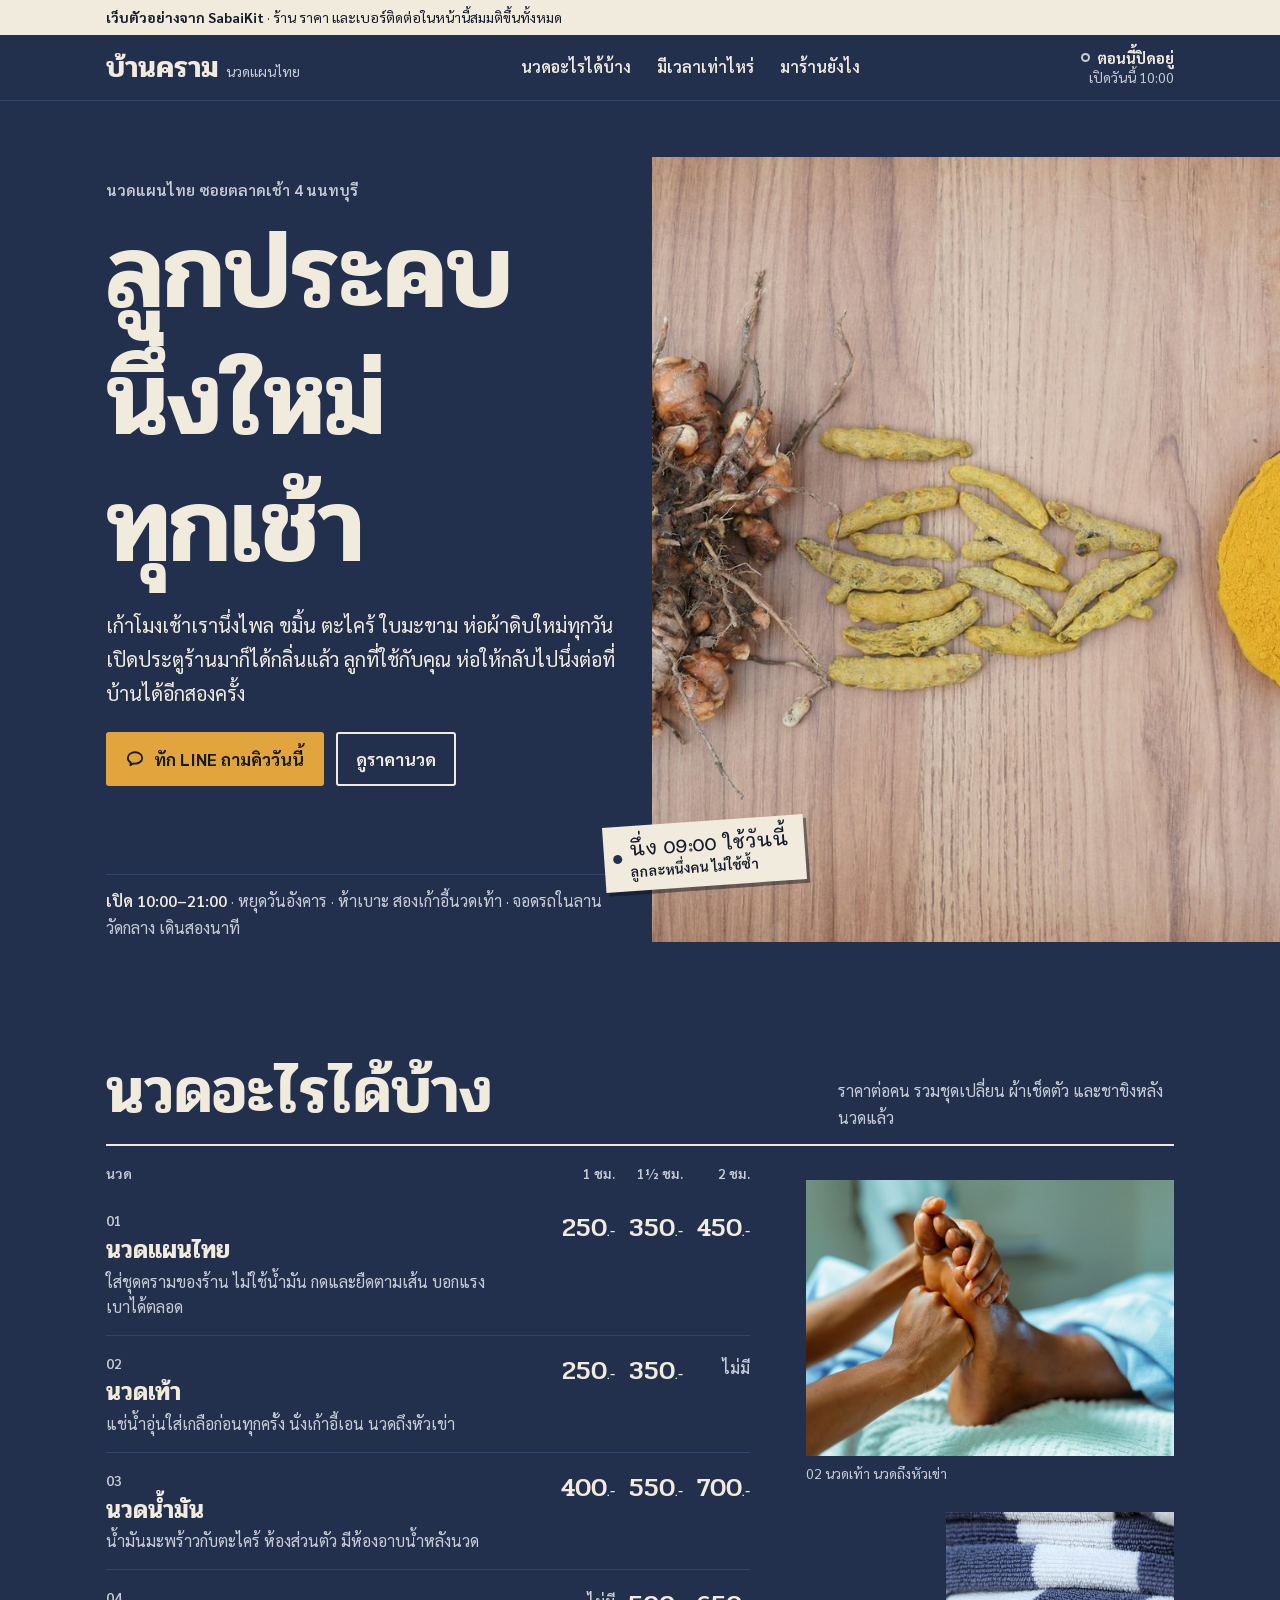
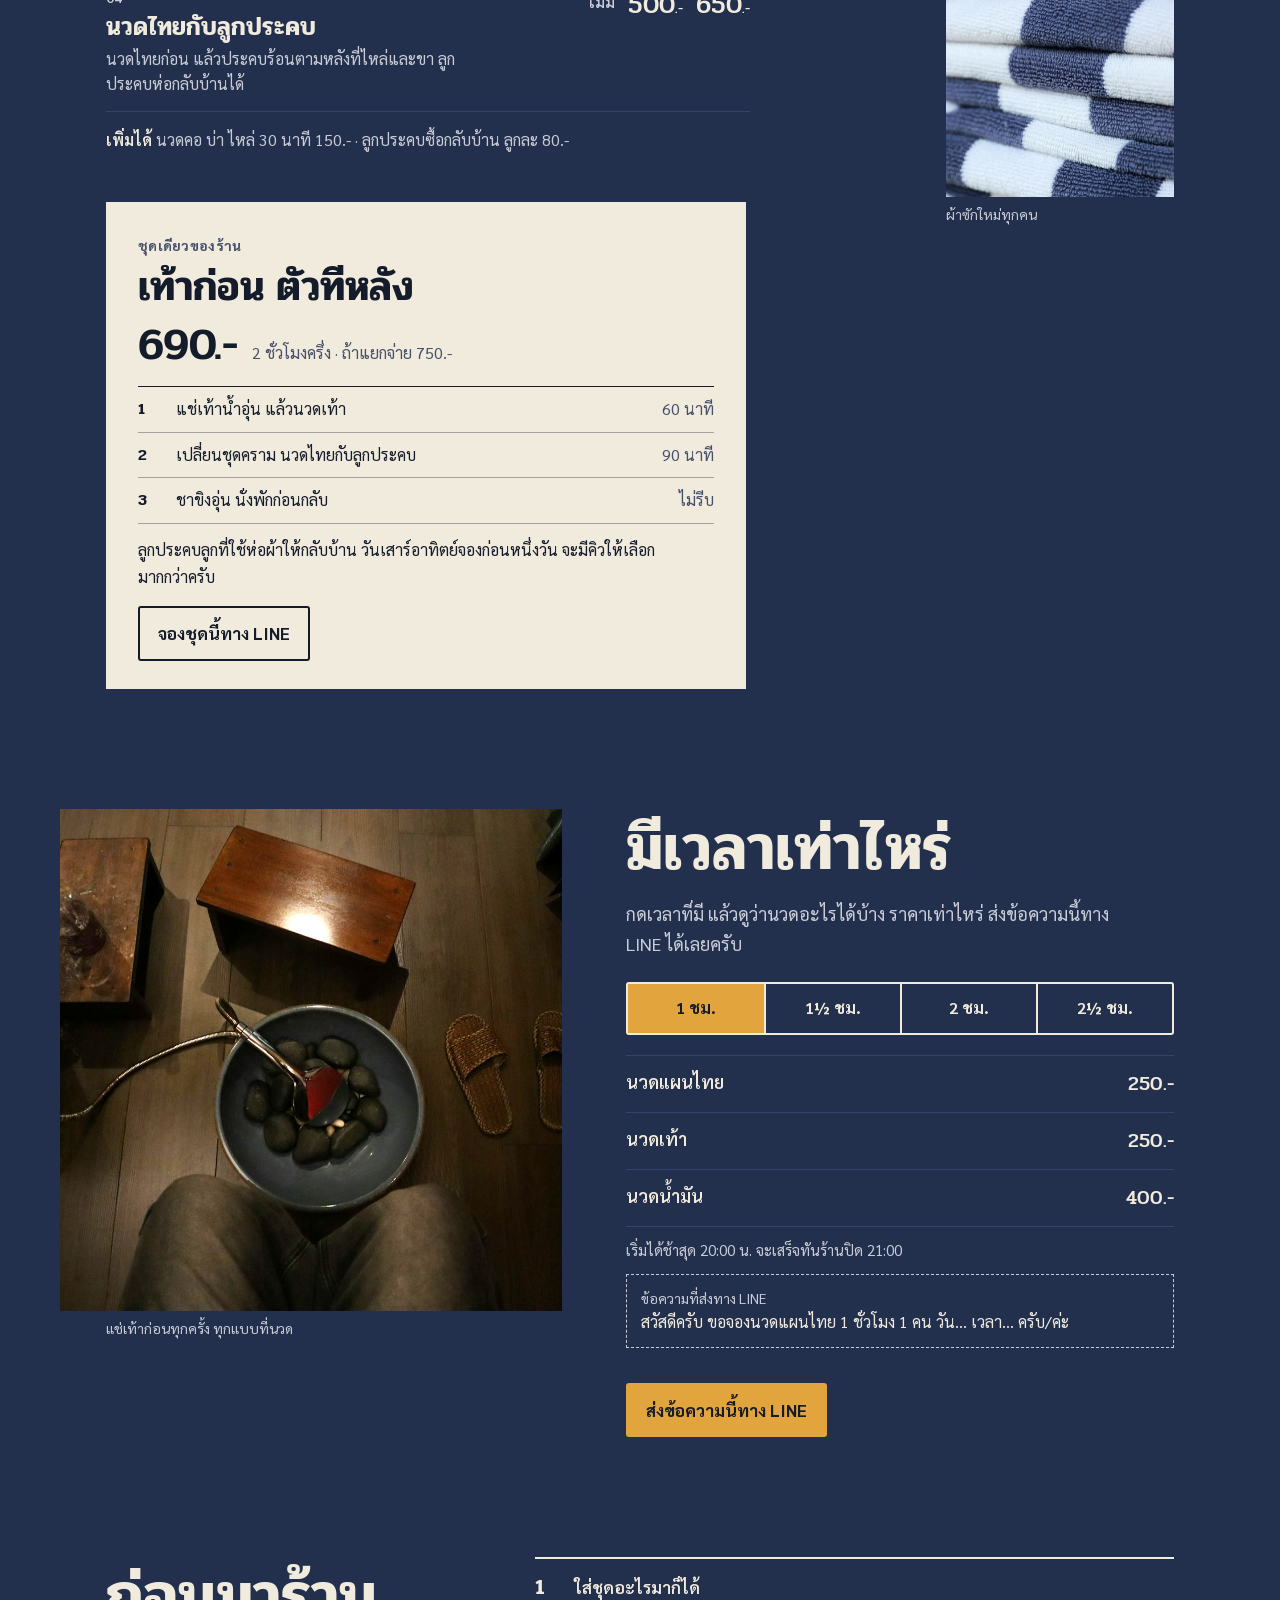
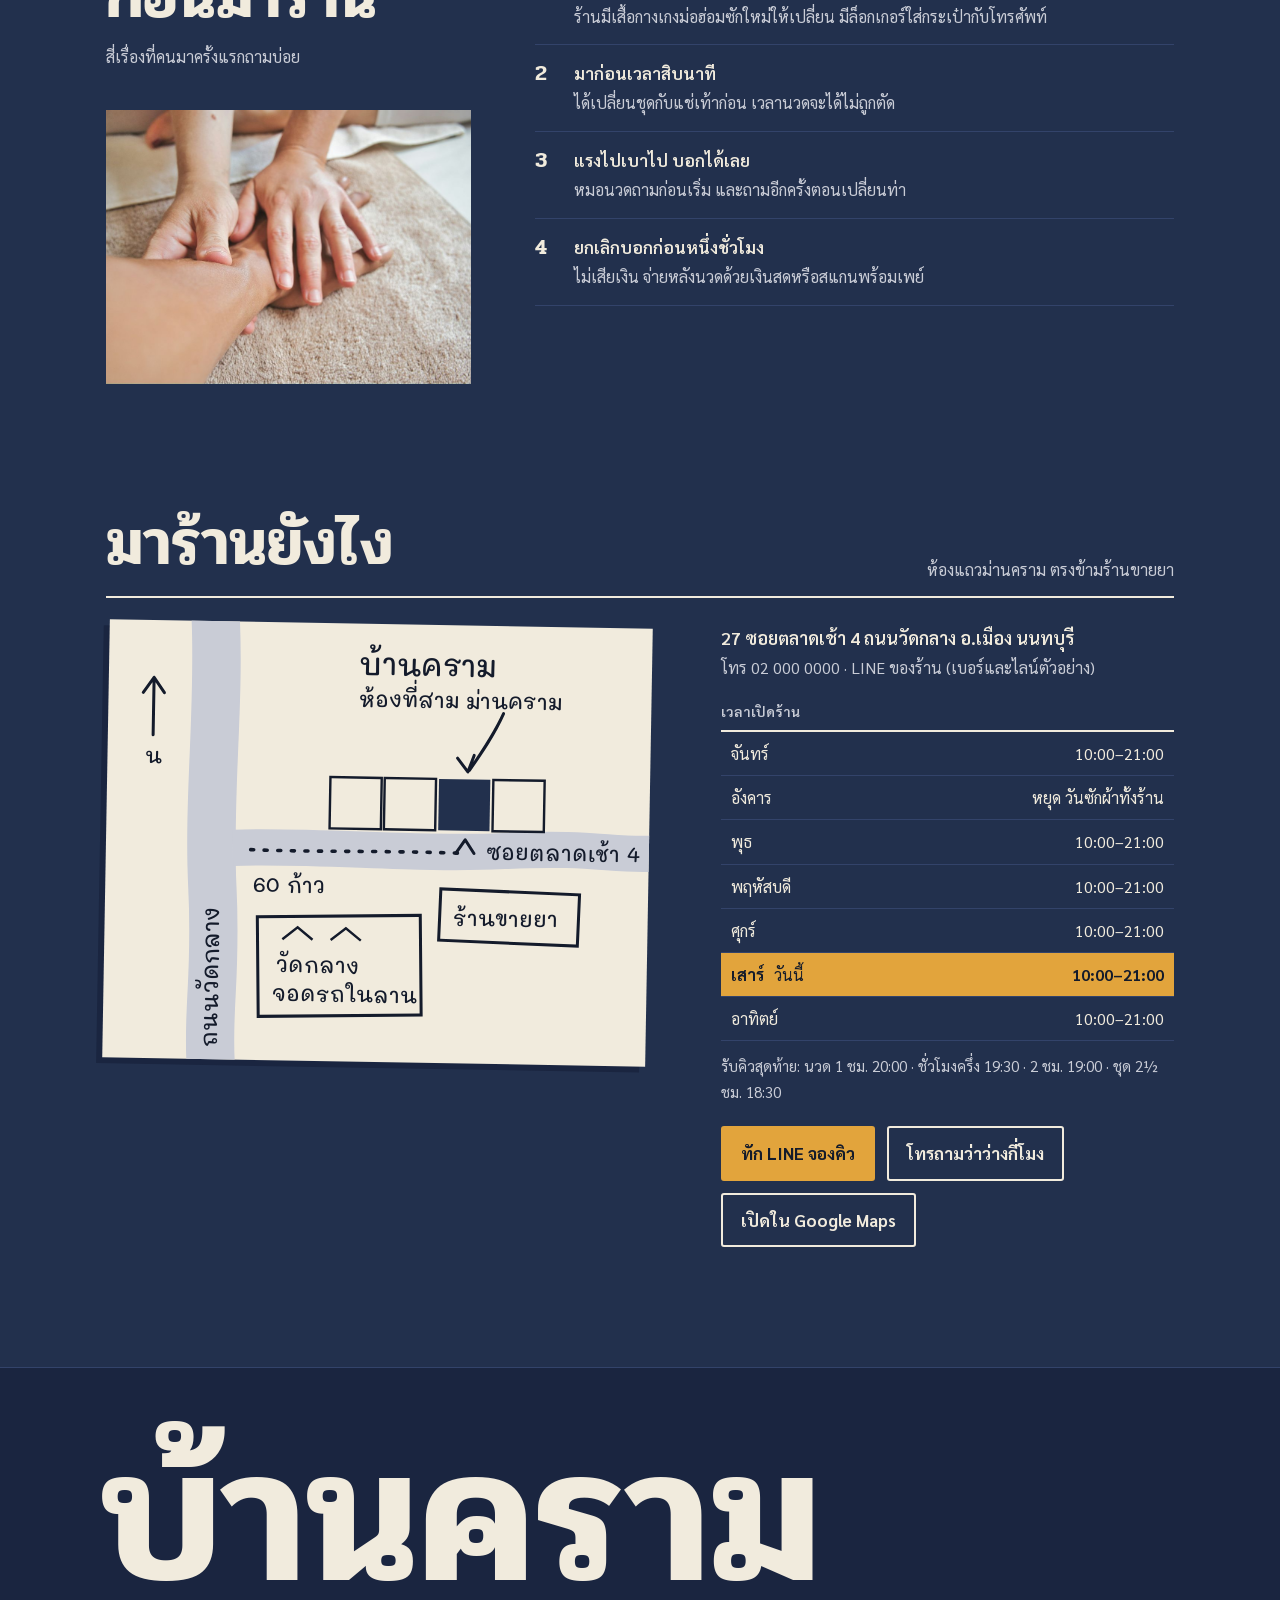
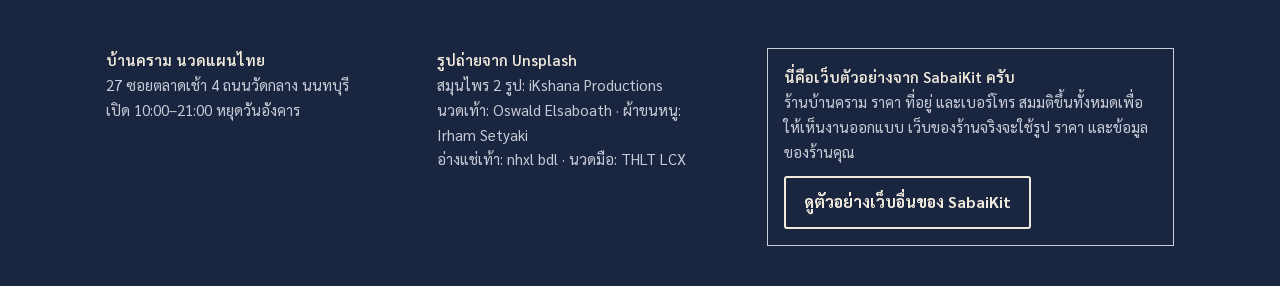
<file: spa/index.html>
<!doctype html>
<html lang="th">
<head>
<meta charset="utf-8">
<meta name="viewport" content="width=device-width, initial-scale=1, viewport-fit=cover">
<title>บ้านคราม นวดแผนไทย | เว็บตัวอย่างโดย SabaiKit</title>
<meta name="description" content="ตัวอย่างเว็บร้านนวดหน้าเดียวจาก SabaiKit: รายการนวด ราคาและนาที เวลาเปิดร้าน วิธีจอง ปุ่ม LINE และโทร แผนที่ (ร้านและราคาเป็นข้อมูลสมมติ)">
<meta name="robots" content="noindex">
<meta name="theme-color" content="#22304D">
<link rel="icon" href="data:image/svg+xml,%3Csvg xmlns='http://www.w3.org/2000/svg' viewBox='0 0 32 32'%3E%3Crect width='32' height='32' fill='%2322304D'/%3E%3Ccircle cx='16' cy='18' r='8' fill='%23F1EBDD'/%3E%3Cpath d='M12 10l4 4 4-4' fill='none' stroke='%23E2A43C' stroke-width='2.500'/%3E%3C/svg%3E">
<link rel="preconnect" href="https://fonts.googleapis.com">
<link rel="preconnect" href="https://fonts.gstatic.com" crossorigin>
<link rel="stylesheet" href="https://fonts.googleapis.com/css2?family=Mali:wght@500&family=Pridi:wght@500;600&family=Sarabun:wght@400;600;700&display=swap">
<style>
:root{
  --khram:#22304D;     /* page ground: the indigo of the shop's clothes and curtains */
  --khram-deep:#1A2540;/* the price panel edge, map roads */
  --khram-soft:#33436A;/* rules on indigo */
  --cotton:#F1EBDD;    /* text on indigo, the one light panel */
  --cotton-dim:#C9CCD6;/* secondary text on indigo (7:1) */
  --ink:#141B2B;       /* text on cotton */
  --ink-soft:#46506A;  /* secondary text on cotton (6:1) */
  --turmeric:#E2A43C;  /* accent, 3 places only: booking buttons, chosen time, today's row */
  --f-display:'Pridi','Noto Serif Thai',serif;
  --f-body:'Sarabun','Leelawadee UI',system-ui,sans-serif;
  --f-hand:'Mali','Sarabun',cursive;
  --gl:max(16px,3.6vw,env(safe-area-inset-left));
  --gr:max(16px,3.6vw,env(safe-area-inset-right));
}
*,*::before,*::after{box-sizing:border-box}
html{-webkit-text-size-adjust:100%;scroll-behavior:smooth}
body{margin:0;background:var(--khram);color:var(--cotton)}
.bk{font-family:var(--f-body);font-size:17px;line-height:1.7;overflow-x:clip}
:where(.bk) img{display:block;width:100%;height:auto}
:where(.bk) :where(h1,h2,h3,p,ul,ol,figure,table,dl,dd){margin:0;padding:0}
:where(.bk) :where(ul,ol){list-style:none}
:where(.bk) a{color:inherit}
.bk h1,.bk h2,.bk h3{text-wrap:balance}
.bk p{text-wrap:pretty}
.wrap{max-width:1160px;margin-inline:auto;padding-left:var(--gl);padding-right:var(--gr)}
.nb{white-space:nowrap}
.bk :focus-visible{outline:3px solid var(--cotton);outline-offset:3px}
.paper :focus-visible,.bk dialog :focus-visible{outline-color:var(--ink)}

/* sample note */
.sample{background:var(--cotton);color:var(--ink);font-size:14px;line-height:1.5;padding-top:7px;padding-bottom:7px}
.sample b{font-weight:700}

/* top */
.top{border-bottom:1px solid var(--khram-soft)}
.top .wrap{display:flex;align-items:center;justify-content:space-between;gap:12px;padding-top:12px;padding-bottom:12px}
.mark{display:flex;align-items:baseline;gap:8px;text-decoration:none;white-space:nowrap}
.mark span{font-family:var(--f-display);font-weight:600;font-size:25px;line-height:1.25}
.mark small{font-size:14px;color:var(--cotton-dim)}
.nav{display:none}
.status{font-size:14px;line-height:1.4;text-align:right;white-space:nowrap}
.status b{font-weight:700;font-size:15px;display:flex;align-items:center;justify-content:flex-end;gap:7px}
.status i{width:9px;height:9px;border-radius:50%;background:var(--cotton);flex:none}
.status.shut i{background:transparent;box-shadow:inset 0 0 0 2px var(--cotton-dim)}
.status span{display:block;color:var(--cotton-dim)}

/* hero */
.hero{padding-top:30px}
.where{font-size:15px;font-weight:600;color:var(--cotton-dim)}
.bk h1{font-family:var(--f-display);font-weight:600;font-size:clamp(2.7rem,13.4vw,6.6rem);line-height:1.2;margin-top:8px;letter-spacing:-.01em}
.bk h1 span{display:block;white-space:nowrap}
.lede{margin-top:18px;font-size:18px;max-width:30em}
.hero-photo{position:relative;margin-top:26px;margin-right:calc(-1*var(--gr))}
.hero-photo img{aspect-ratio:3/2;object-fit:cover}
.tag{position:absolute;left:-6px;bottom:-26px;background:var(--cotton);color:var(--ink);font-family:var(--f-hand);font-weight:500;font-size:17px;line-height:1.35;padding:10px 16px 10px 26px;transform:rotate(-4deg);box-shadow:3px 4px 0 rgba(10,14,26,.45)}
.tag::before{content:"";position:absolute;left:9px;top:50%;width:9px;height:9px;margin-top:-4px;border-radius:50%;background:var(--khram)}
.tag small{display:block;font-family:var(--f-body);font-size:14px;font-weight:600}
.acts{display:flex;flex-wrap:wrap;gap:12px;margin-top:22px}
.btn{font:inherit;font-weight:700;font-size:17px;line-height:1.3;display:inline-flex;align-items:center;gap:10px;padding:14px 18px;border:2px solid var(--cotton);background:transparent;color:var(--cotton);text-decoration:none;cursor:pointer;border-radius:3px}
.btn svg{width:18px;height:18px;flex:none}
.btn:hover{background:var(--cotton);color:var(--ink)}
.btn.go{background:var(--turmeric);border-color:var(--turmeric);color:var(--ink)}
.btn.go:hover{background:var(--cotton);border-color:var(--cotton)}
.plain{margin-top:44px;border-top:1px solid var(--khram-soft);padding-top:12px;font-size:16px;color:var(--cotton-dim)}
.plain b{color:var(--cotton);font-weight:600}

/* price list */
.list{padding-top:72px}
.sec-head{display:flex;flex-wrap:wrap;align-items:flex-end;justify-content:space-between;gap:6px 24px;border-bottom:2px solid var(--cotton);padding-bottom:12px}
.bk h2{font-family:var(--f-display);font-weight:600;font-size:clamp(2.1rem,9.6vw,4rem);line-height:1.25}
.sec-head p{font-size:16px;max-width:21em;color:var(--cotton-dim)}
.prices{width:100%;border-collapse:collapse;margin-top:4px}
.prices thead th{font-size:14px;font-weight:600;color:var(--cotton-dim);text-align:right;padding:12px 0 8px 8px;white-space:nowrap}
.prices thead th:first-child{text-align:left;padding-left:0}
.prices tbody th{text-align:left;font-weight:400;padding:16px 8px 15px 0;vertical-align:top}
.prices tbody tr{border-bottom:1px solid var(--khram-soft)}
.prices .no{display:block;font-size:14px;color:var(--cotton-dim);font-weight:600}
.svc{display:block;font-family:var(--f-display);font-weight:600;font-size:22px;line-height:1.35}
.note{display:block;font-size:16px;line-height:1.55;color:var(--cotton-dim);margin-top:3px;max-width:24em}
.prices td{text-align:right;vertical-align:top;padding:18px 0 15px 8px;font-family:var(--f-display);font-weight:500;font-size:22px;line-height:1.3;white-space:nowrap}
.prices td small{font-size:14px}
.prices td.na{color:var(--cotton-dim);font-family:var(--f-body);font-size:16px;padding-top:22px}
@media (max-width:599px){
  .prices thead{position:absolute;width:1px;height:1px;overflow:hidden;clip-path:inset(50%)}
  .prices tbody tr{display:grid;grid-template-columns:repeat(3,1fr);padding:16px 0 14px}
  .prices tbody th{grid-column:1/-1;padding:0 0 10px}
  .prices td{text-align:left;padding:8px 0 0 10px;border-left:1px solid var(--khram-soft);font-size:22px}
  .prices td:nth-of-type(1){border-left:0;padding-left:0}
  .prices td::before{content:attr(data-t);display:block;font-family:var(--f-body);font-size:14px;font-weight:600;color:var(--cotton-dim);line-height:1.4}
  .prices td.na{font-size:16px}
  .note{max-width:none}
}
.addon{margin-top:14px;font-size:16px;color:var(--cotton-dim)}
.addon b{color:var(--cotton);font-weight:600}
.pair{display:grid;grid-template-columns:58fr 42fr;gap:12px;align-items:start;margin:34px calc(-1*var(--gr)) 0 calc(-1*var(--gl))}
.pair figure:last-child{margin-top:64px}
.pair img{object-fit:cover}
.pair figure:first-child img{aspect-ratio:5/4;object-position:30% 50%}
.pair figure:last-child img{aspect-ratio:3/4}
.cap{font-size:14px;line-height:1.5;color:var(--cotton-dim);margin-top:7px;padding-left:var(--gl)}
.pair figure:last-child .cap{padding-left:0;padding-right:var(--gr)}

/* package: the one light panel */
.paper{background:var(--cotton);color:var(--ink);margin-top:56px;padding:26px 20px 24px;position:relative}
.paper .k{font-size:14px;font-weight:700;letter-spacing:.02em;color:var(--ink-soft)}
.paper h3{font-family:var(--f-display);font-weight:600;font-size:clamp(1.8rem,8vw,2.6rem);line-height:1.25;margin-top:4px}
.paper .amt{display:flex;flex-wrap:wrap;align-items:baseline;gap:4px 14px;margin-top:8px}
.paper .amt b{font-family:var(--f-display);font-weight:600;font-size:44px;line-height:1.1}
.paper .amt span{font-size:16px;color:var(--ink-soft)}
.paper ol{margin-top:16px;border-top:1px solid var(--ink);counter-reset:p}
.paper li{counter-increment:p;display:grid;grid-template-columns:2rem 1fr auto;gap:6px;padding:10px 0;border-bottom:1px solid rgba(20,27,43,.35);font-size:16px;line-height:1.55}
.paper li::before{content:counter(p);font-family:var(--f-display);font-weight:600}
.paper li em{font-style:normal;color:var(--ink-soft);white-space:nowrap}
.paper .after{margin-top:12px;font-size:16px}
.paper .btn{margin-top:16px;border-color:var(--ink);color:var(--ink)}
.paper .btn:hover{background:var(--ink);color:var(--cotton)}

/* time chooser */
.time{padding-top:80px}
.time .lead{margin-top:10px;max-width:28em;color:var(--cotton-dim)}
.seg{display:grid;grid-template-columns:repeat(4,1fr);margin-top:22px;border:2px solid var(--cotton);border-radius:3px}
.seg button{font:inherit;font-weight:700;font-size:16px;line-height:1.3;padding:14px 2px;background:transparent;color:var(--cotton);border:0;border-left:2px solid var(--cotton);cursor:pointer;border-radius:0}
.seg button:first-child{border-left:0}
.seg button[aria-pressed="true"]{background:var(--turmeric);color:var(--ink)}
.fit{margin-top:20px;min-height:17em}
.fit ul{border-top:1px solid var(--khram-soft)}
.fit li{display:grid;grid-template-columns:1fr auto;gap:8px;padding:11px 0;border-bottom:1px solid var(--khram-soft)}
.fit li b{font-weight:600}
.fit li span{font-family:var(--f-display);font-weight:500;font-size:20px;white-space:nowrap}
.last{margin-top:10px;font-size:15px;color:var(--cotton-dim)}
.msg{margin-top:12px;border:1.5px dashed var(--cotton-dim);padding:12px 14px;font-size:16px;line-height:1.6}
.msg small{display:block;font-size:14px;color:var(--cotton-dim)}
.time-grid figure{margin-top:30px;margin-left:calc(-1*var(--gl))}
.time-grid figure img{aspect-ratio:4/3;object-fit:cover}
.time-grid figure .cap{padding-left:var(--gl)}
.hands{margin-top:22px;margin-right:calc(-1*var(--gr))}
.hands img{aspect-ratio:16/9;object-fit:cover}

/* before you come */
.before{padding-top:80px}
.before ol{margin-top:6px;counter-reset:b}
.before li{counter-increment:b;display:grid;grid-template-columns:2.4rem 1fr;padding:14px 0;border-bottom:1px solid var(--khram-soft);font-size:17px}
.before li::before{content:counter(b);font-family:var(--f-display);font-weight:600;font-size:22px;line-height:1.3}
.before li b{display:block;font-weight:600}
.before li span{color:var(--cotton-dim);font-size:16px}

/* visit */
.visit{padding-top:80px;padding-bottom:80px}
.visit-grid{display:grid;gap:34px;margin-top:26px}
.map{background:var(--cotton);transform:rotate(1deg);box-shadow:-6px 6px 0 var(--khram-deep)}
.map svg{display:block;width:100%;height:auto}
.map text{font-family:var(--f-hand);font-weight:500;fill:var(--ink)}
.addr{font-weight:600;font-size:18px;line-height:1.55}
.addr small{display:block;font-weight:400;font-size:16px;color:var(--cotton-dim);margin-top:4px}
.hours{width:100%;border-collapse:collapse;margin-top:20px;border-top:2px solid var(--cotton);font-size:16px}
.hours caption{text-align:left;font-size:14px;font-weight:600;color:var(--cotton-dim);padding-bottom:6px}
.hours th,.hours td{text-align:left;font-weight:400;padding:8px 10px;border-bottom:1px solid var(--khram-soft)}
.hours td{text-align:right;font-variant-numeric:tabular-nums}
.hours tr.today th,.hours tr.today td{background:var(--turmeric);color:var(--ink);font-weight:700}
.hours tr.today th::after{content:"วันนี้";font-weight:400;margin-left:10px}
.small{font-size:15px;color:var(--cotton-dim);margin-top:12px}

/* foot */
.foot{border-top:1px solid var(--khram-soft);background:var(--khram-deep);padding-top:40px;padding-bottom:calc(96px + env(safe-area-inset-bottom));overflow:hidden}
.big{font-family:var(--f-display);font-weight:600;font-size:min(19vw,12rem);line-height:1.15;white-space:nowrap;margin-left:-.03em}
.foot-grid{display:grid;gap:22px;margin-top:20px;font-size:15px;line-height:1.65;color:var(--cotton-dim)}
.foot-grid b{color:var(--cotton);font-weight:600;display:block}
.by{border:1.5px solid var(--cotton-dim);padding:16px}
.by .btn{margin-top:12px;font-size:16px}

/* dock (phone) */
.dock{position:fixed;left:0;right:0;bottom:0;z-index:20;display:grid;grid-template-columns:repeat(3,1fr);background:var(--cotton);color:var(--ink);padding-bottom:env(safe-area-inset-bottom);box-shadow:0 -1px 0 var(--khram-deep)}
.dock button{font:inherit;font-weight:700;font-size:16px;line-height:1.2;color:var(--ink);background:transparent;border:0;border-left:1px solid rgba(20,27,43,.3);padding:15px 4px;display:flex;align-items:center;justify-content:center;gap:8px;cursor:pointer;border-radius:0}
.dock button:first-child{border-left:0}
.dock svg{width:18px;height:18px}
.dock button:focus-visible{outline:3px solid var(--ink);outline-offset:-5px}

/* dialog */
.bk dialog{font-family:var(--f-body);border:0;border-radius:3px;background:var(--cotton);color:var(--ink);padding:22px;max-width:min(22rem,calc(100vw - 32px));box-shadow:8px 8px 0 var(--khram-deep)}
.bk dialog::backdrop{background:rgba(14,20,34,.7)}
.bk dialog h2{font-size:26px}
.bk dialog p{margin:8px 0 16px;font-size:16px;line-height:1.6}
.bk dialog .btn{border-color:var(--ink);color:var(--ink)}
.bk dialog .btn:hover{background:var(--ink);color:var(--cotton)}

@media (max-width:379px){
  .mark span{font-size:22px}.mark small{display:none}
  .prices td{font-size:19px;padding-left:5px}
  .svc{font-size:20px}
  .seg button{font-size:15px}
}
@media (min-width:600px){
  .paper{padding:32px 32px 28px;max-width:640px}
}
@media (min-width:900px){
  .bk{font-size:18px}
  .foot{padding-bottom:40px}
  .dock{display:none}
  .nav{display:flex;gap:26px;font-weight:600;font-size:16px}
  .nav a{text-decoration:none;padding:4px 0;border-bottom:2px solid transparent}
  .nav a:hover{border-bottom-color:var(--cotton)}
  .mark span{font-size:30px}
  .hero{padding-top:56px}
  .hero .wrap{display:grid;grid-template-columns:repeat(12,1fr);column-gap:24px}
  .hero-text{grid-column:1/7;grid-row:1;padding-top:20px}
  .hero-photo{grid-column:7/13;grid-row:1/3;margin:0 calc(-1*(max(0px,(100vw - 1160px)/2) + var(--gr))) 0 0;align-self:start}
  .hero-photo img{aspect-ratio:4/5;object-position:50% 62%}
  .tag{left:-48px;bottom:56px;font-size:19px}
  .plain{grid-column:1/7;grid-row:2;align-self:end}
  .lede{font-size:20px}
  .list{padding-top:110px}
  .list-grid{display:grid;grid-template-columns:7fr 4fr;column-gap:56px;align-items:start}
  .pair{grid-column:2;grid-row:1/3;margin:34px 0 0;grid-template-columns:1fr;gap:28px}
  .pair figure:last-child{margin-top:0;width:62%;margin-left:auto}
  .cap,.pair figure:last-child .cap{padding:0}
  .pair figure:first-child img{aspect-ratio:4/3}
  .pair figure:last-child img{aspect-ratio:4/5}
  .svc{font-size:25px}.prices td{font-size:26px}
  .prices tbody th{padding-right:24px}
  .paper{margin-top:48px}
  .time{padding-top:120px}
  .time-grid{display:grid;grid-template-columns:5fr 6fr;column-gap:64px;align-items:start}
  .time-grid figure{margin:0 0 0 calc(-1*var(--gl));grid-column:1;grid-row:1}
  .time-grid figure img{aspect-ratio:1/1;object-position:50% 60%}
  .hands{margin:28px 0 0;width:100%}
  .hands img{aspect-ratio:4/3}
  .time-grid>div{grid-column:2;grid-row:1}
  .before{padding-top:120px}
  .before .wrap{display:grid;grid-template-columns:4fr 7fr;column-gap:64px}
  .before .sec-head{border-bottom:0;align-items:flex-start;flex-direction:column;grid-column:1;grid-row:1}
  .before ol{border-top:2px solid var(--cotton);margin-top:0;grid-column:2;grid-row:1/3}
  .before .hands{grid-column:1;grid-row:2}
  .visit{padding-top:120px;padding-bottom:120px}
  .visit-grid{grid-template-columns:6fr 5fr;column-gap:72px;align-items:start}
  .foot-grid{grid-template-columns:1fr 1fr 1.4fr;column-gap:40px}
}
@media (prefers-reduced-motion:reduce){
  html{scroll-behavior:auto}
}
</style>
</head>
<body>

<div class="bk" lang="th">

<aside class="sample" aria-label="หมายเหตุเว็บตัวอย่าง"><div class="wrap"><b>เว็บตัวอย่างจาก SabaiKit</b> · ร้าน ราคา และเบอร์ติดต่อในหน้านี้สมมติขึ้นทั้งหมด</div></aside>

<header class="top">
  <div class="wrap">
    <a class="mark" href="#top" aria-label="บ้านคราม นวดแผนไทย หน้าแรก"><span>บ้านคราม</span><small>นวดแผนไทย</small></a>
    <nav class="nav" aria-label="เมนูหลัก"><a href="#list">นวดอะไรได้บ้าง</a><a href="#time">มีเวลาเท่าไหร่</a><a href="#visit">มาร้านยังไง</a></nav>
    <p class="status" id="status"><b><i aria-hidden="true"></i><em style="font-style:normal">เปิดทุกวัน เว้นอังคาร</em></b><span>10:00 ถึง 21:00</span></p>
  </div>
</header>

<main id="top">

<section class="hero">
  <div class="wrap">
    <div class="hero-text">
      <p class="where">นวดแผนไทย ซอยตลาดเช้า 4 นนทบุรี</p>
      <h1><span>ลูกประคบ</span><span>นึ่งใหม่</span><span>ทุกเช้า</span></h1>
      <p class="lede">เก้าโมงเช้าเรานึ่งไพล ขมิ้น ตะไคร้ ใบมะขาม ห่อผ้าดิบใหม่ทุกวัน เปิดประตูร้านมาก็ได้กลิ่นแล้ว ลูกที่ใช้กับคุณ ห่อให้กลับไปนึ่งต่อที่บ้านได้อีกสองครั้ง</p>
      <div class="acts">
        <button class="btn go" type="button" data-demo="line"><svg viewBox="0 0 20 20" aria-hidden="true"><path d="M10 2.500c-4.400 0-8 2.800-8 6.300 0 2.100 1.300 4 3.300 5.100l-.5 3 3.300-2c.6.1 1.200.2 1.900.2 4.400 0 8-2.800 8-6.300S14.400 2.500 10 2.500z" fill="none" stroke="currentColor" stroke-width="2" stroke-linejoin="round"/></svg>ทัก LINE ถามคิววันนี้</button>
        <a class="btn" href="#list">ดูราคานวด</a>
      </div>
    </div>
    <figure class="hero-photo">
      <picture>
        <source media="(min-width:900px)" srcset="img/herbs-p.jpg" width="1000" height="1500">
        <img src="img/herbs-l.jpg" width="1400" height="933" alt="ขมิ้นสดทั้งเหง้า ขมิ้นแห้ง และผงขมิ้น วางเรียงบนโต๊ะไม้ เป็นของที่ห่อในลูกประคบ" fetchpriority="high">
      </picture>
      <p class="tag" aria-hidden="true">นึ่ง 09:00 ใช้วันนี้<small>ลูกละหนึ่งคน ไม่ใช้ซ้ำ</small></p>
    </figure>
    <p class="plain"><b>เปิด 10:00–21:00</b> · หยุดวันอังคาร · ห้าเบาะ สองเก้าอี้นวดเท้า · จอดรถในลานวัดกลาง เดินสองนาที</p>
  </div>
</section>

<section class="list" id="list" aria-labelledby="list-h">
  <div class="wrap">
    <div class="sec-head">
      <h2 id="list-h">นวดอะไรได้บ้าง</h2>
      <p>ราคาต่อคน รวมชุดเปลี่ยน ผ้าเช็ดตัว และชาขิงหลังนวดแล้ว</p>
    </div>
    <div class="list-grid">
      <div>
        <table class="prices">
          <caption class="nb" style="position:absolute;width:1px;height:1px;overflow:hidden;clip-path:inset(50%)">ราคานวดตามเวลา เป็นบาท</caption>
          <thead><tr><th scope="col">นวด</th><th scope="col">1 ชม.</th><th scope="col">1½ ชม.</th><th scope="col">2 ชม.</th></tr></thead>
          <tbody>
            <tr><th scope="row"><span class="no">01</span><span class="svc">นวดแผนไทย</span><span class="note">ใส่ชุดครามของร้าน ไม่ใช้น้ำมัน กดและยืดตามเส้น บอกแรงเบาได้ตลอด</span></th><td data-t="1 ชม.">250<small>.-</small></td><td data-t="1½ ชม.">350<small>.-</small></td><td data-t="2 ชม.">450<small>.-</small></td></tr>
            <tr><th scope="row"><span class="no">02</span><span class="svc">นวดเท้า</span><span class="note">แช่น้ำอุ่นใส่เกลือก่อนทุกครั้ง นั่งเก้าอี้เอน นวดถึงหัวเข่า</span></th><td data-t="1 ชม.">250<small>.-</small></td><td data-t="1½ ชม.">350<small>.-</small></td><td class="na" data-t="2 ชม.">ไม่มี</td></tr>
            <tr><th scope="row"><span class="no">03</span><span class="svc">นวดน้ำมัน</span><span class="note">น้ำมันมะพร้าวกับตะไคร้ ห้องส่วนตัว มีห้องอาบน้ำหลังนวด</span></th><td data-t="1 ชม.">400<small>.-</small></td><td data-t="1½ ชม.">550<small>.-</small></td><td data-t="2 ชม.">700<small>.-</small></td></tr>
            <tr><th scope="row"><span class="no">04</span><span class="svc">นวดไทยกับลูกประคบ</span><span class="note">นวดไทยก่อน แล้วประคบร้อนตามหลังที่ไหล่และขา ลูกประคบห่อกลับบ้านได้</span></th><td class="na" data-t="1 ชม.">ไม่มี</td><td data-t="1½ ชม.">500<small>.-</small></td><td data-t="2 ชม.">650<small>.-</small></td></tr>
          </tbody>
        </table>
        <p class="addon"><b>เพิ่มได้</b> นวดคอ บ่า ไหล่ 30 นาที 150.- · ลูกประคบซื้อกลับบ้าน ลูกละ 80.-</p>

        <div class="paper" id="set">
          <p class="k">ชุดเดียวของร้าน</p>
          <h3>เท้าก่อน ตัวทีหลัง</h3>
          <p class="amt"><b>690.-</b><span>2 ชั่วโมงครึ่ง · ถ้าแยกจ่าย 750.-</span></p>
          <ol>
            <li>แช่เท้าน้ำอุ่น แล้วนวดเท้า<em>60 นาที</em></li>
            <li>เปลี่ยนชุดคราม นวดไทยกับลูกประคบ<em>90 นาที</em></li>
            <li>ชาขิงอุ่น นั่งพักก่อนกลับ<em>ไม่รีบ</em></li>
          </ol>
          <p class="after">ลูกประคบลูกที่ใช้ห่อผ้าให้กลับบ้าน วันเสาร์อาทิตย์จองก่อนหนึ่งวัน จะมีคิวให้เลือกมากกว่าครับ</p>
          <button class="btn" type="button" data-demo="line">จองชุดนี้ทาง LINE</button>
        </div>
      </div>
      <div class="pair">
        <figure><img src="img/footrub.jpg" width="1000" height="667" loading="lazy" alt="มือหมอนวดกดฝ่าเท้าลูกค้าที่นอนห่มผ้าอยู่บนเตียง"><figcaption class="cap">02 นวดเท้า นวดถึงหัวเข่า</figcaption></figure>
        <figure><img src="img/towels.jpg" width="800" height="1161" loading="lazy" alt="ผ้าขนหนูลายทางสีครามสลับขาว พับซ้อนกันเป็นตั้ง"><figcaption class="cap">ผ้าซักใหม่ทุกคน</figcaption></figure>
      </div>
    </div>
  </div>
</section>

<section class="time" id="time" aria-labelledby="time-h">
  <div class="wrap time-grid">
    <div>
      <h2 id="time-h">มีเวลาเท่าไหร่</h2>
      <p class="lead">กดเวลาที่มี แล้วดูว่านวดอะไรได้บ้าง ราคาเท่าไหร่ ส่งข้อความนี้ทาง LINE ได้เลยครับ</p>
      <div class="seg" role="group" aria-label="เลือกเวลาที่มี">
        <button type="button" data-t="0" aria-pressed="true">1 ชม.</button>
        <button type="button" data-t="1" aria-pressed="false">1½ ชม.</button>
        <button type="button" data-t="2" aria-pressed="false">2 ชม.</button>
        <button type="button" data-t="3" aria-pressed="false">2½ ชม.</button>
      </div>
      <div class="fit" id="fit" aria-live="polite"></div>
      <div class="acts"><button class="btn go" type="button" data-demo="line">ส่งข้อความนี้ทาง LINE</button></div>
    </div>
    <figure><img src="img/soak.jpg" width="1400" height="933" loading="lazy" alt="อ่างแช่เท้าสีครามใส่หินกับน้ำอุ่น วางหน้าเก้าอี้ ข้างรองเท้าแตะสาน และม้านั่งไม้เตี้ย"><figcaption class="cap">แช่เท้าก่อนทุกครั้ง ทุกแบบที่นวด</figcaption></figure>
  </div>
</section>

<section class="before" aria-labelledby="before-h">
  <div class="wrap">
    <div class="sec-head">
      <h2 id="before-h">ก่อนมาร้าน</h2>
      <p>สี่เรื่องที่คนมาครั้งแรกถามบ่อย</p>
    </div>
    <ol>
      <li><div><b>ใส่ชุดอะไรมาก็ได้</b><span>ร้านมีเสื้อกางเกงม่อฮ่อมซักใหม่ให้เปลี่ยน มีล็อกเกอร์ใส่กระเป๋ากับโทรศัพท์</span></div></li>
      <li><div><b>มาก่อนเวลาสิบนาที</b><span>ได้เปลี่ยนชุดกับแช่เท้าก่อน เวลานวดจะได้ไม่ถูกตัด</span></div></li>
      <li><div><b>แรงไปเบาไป บอกได้เลย</b><span>หมอนวดถามก่อนเริ่ม และถามอีกครั้งตอนเปลี่ยนท่า</span></div></li>
      <li><div><b>ยกเลิกบอกก่อนหนึ่งชั่วโมง</b><span>ไม่เสียเงิน จ่ายหลังนวดด้วยเงินสดหรือสแกนพร้อมเพย์</span></div></li>
    </ol>
    <figure class="hands"><img src="img/hands.jpg" width="1100" height="733" loading="lazy" alt="มือหมอนวดสองข้างกดฝ่ามือลูกค้าบนเบาะผ้าสีน้ำตาลอ่อน"></figure>
  </div>
</section>

<section class="visit" id="visit" aria-labelledby="visit-h">
  <div class="wrap">
    <div class="sec-head">
      <h2 id="visit-h">มาร้านยังไง</h2>
      <p>ห้องแถวม่านคราม ตรงข้ามร้านขายยา</p>
    </div>
    <div class="visit-grid">
      <div>
        <div class="map">
          <svg viewBox="0 0 360 290" role="img" aria-label="แผนที่วาดมือ จากถนนวัดกลาง เลี้ยวเข้าซอยตลาดเช้า 4 เดินราว 60 ก้าว ร้านอยู่ซ้ายมือ ห้องแถวห้องที่สาม ตรงข้ามร้านขายยา จอดรถในลานวัดกลางที่ปากซอย">
            <path d="M70 -4c4 60-3 120 1 180s-2 80 1 118" fill="none" stroke="#C9CCD6" stroke-width="32"/>
            <path d="M84 150c60-3 120 3 180-1s70 2 100 0" fill="none" stroke="#C9CCD6" stroke-width="24"/>
            <text x="76" y="282" font-size="15" transform="rotate(-90 76 282)">ถนนวัดกลาง</text>
            <text x="252" y="155" font-size="14">ซอยตลาดเช้า 4</text>
            <rect x="148" y="102" width="34" height="34" fill="none" stroke="#141B2B" stroke-width="1.600"/>
            <rect x="184" y="102" width="34" height="34" fill="none" stroke="#141B2B" stroke-width="1.600"/>
            <rect x="220" y="102" width="34" height="34" fill="#22304D"/>
            <rect x="256" y="102" width="34" height="34" fill="none" stroke="#141B2B" stroke-width="1.600"/>
            <path d="M96 151c40 1 90-1 140 0" fill="none" stroke="#141B2B" stroke-width="2.400" stroke-dasharray="2 7" stroke-linecap="round"/>
            <path d="M232 151l6 -9 6 9" fill="none" stroke="#141B2B" stroke-width="2" stroke-linecap="round" stroke-linejoin="round"/>
            <text x="98" y="179" font-size="14">60 ก้าว</text>
            <text x="166" y="34" font-size="20">บ้านคราม</text>
            <text x="166" y="55" font-size="14">ห้องที่สาม ม่านคราม</text>
            <path d="M262 58c-6 14-14 26-22 38M232 88l7 9 4-11" fill="none" stroke="#141B2B" stroke-width="2" stroke-linecap="round" stroke-linejoin="round"/>
            <rect x="102" y="194" width="108" height="66" fill="none" stroke="#141B2B" stroke-width="2" transform="rotate(-1.500 156 227)"/>
            <path d="M118 210l10-8 10 8M150 210l10-8 10 8" fill="none" stroke="#141B2B" stroke-width="1.600"/>
            <text x="114" y="232" font-size="14">วัดกลาง</text>
            <text x="112" y="251" font-size="14">จอดรถในลาน</text>
            <rect x="222" y="176" width="92" height="34" fill="none" stroke="#141B2B" stroke-width="2" transform="rotate(1.500 268 193)"/>
            <text x="231" y="199" font-size="14">ร้านขายยา</text>
            <path d="M30 76v-38M30 38l-7 10M30 38l7 10" fill="none" stroke="#141B2B" stroke-width="2" stroke-linecap="round"/>
            <text x="25" y="95" font-size="14">น</text>
          </svg>
        </div>
      </div>
      <div>
        <p class="addr">27 ซอยตลาดเช้า 4 ถนนวัดกลาง อ.เมือง นนทบุรี<small>โทร 02 000 0000 · LINE ของร้าน (เบอร์และไลน์ตัวอย่าง)</small></p>
        <table class="hours" id="hours">
          <caption>เวลาเปิดร้าน</caption>
          <tbody>
            <tr data-d="1"><th scope="row">จันทร์</th><td>10:00–21:00</td></tr>
            <tr data-d="2"><th scope="row">อังคาร</th><td>หยุด วันซักผ้าทั้งร้าน</td></tr>
            <tr data-d="3"><th scope="row">พุธ</th><td>10:00–21:00</td></tr>
            <tr data-d="4"><th scope="row">พฤหัสบดี</th><td>10:00–21:00</td></tr>
            <tr data-d="5"><th scope="row">ศุกร์</th><td>10:00–21:00</td></tr>
            <tr data-d="6"><th scope="row">เสาร์</th><td>10:00–21:00</td></tr>
            <tr data-d="0"><th scope="row">อาทิตย์</th><td>10:00–21:00</td></tr>
          </tbody>
        </table>
        <p class="small">รับคิวสุดท้าย: นวด 1 ชม. 20:00 · ชั่วโมงครึ่ง 19:30 · 2 ชม. 19:00 · ชุด 2½ ชม. 18:30</p>
        <div class="acts">
          <button class="btn go" type="button" data-demo="line">ทัก LINE จองคิว</button>
          <button class="btn" type="button" data-demo="call">โทรถามว่าว่างกี่โมง</button>
          <button class="btn" type="button" data-demo="map">เปิดใน Google Maps</button>
        </div>
      </div>
    </div>
  </div>
</section>

</main>

<footer class="foot">
  <div class="wrap">
    <p class="big" aria-hidden="true">บ้านคราม</p>
    <div class="foot-grid">
      <p><b>บ้านคราม นวดแผนไทย</b>27 ซอยตลาดเช้า 4 ถนนวัดกลาง นนทบุรี<br>เปิด 10:00–21:00 หยุดวันอังคาร</p>
      <p><b>รูปถ่ายจาก Unsplash</b>สมุนไพร 2 รูป: iKshana Productions<br>นวดเท้า: Oswald Elsaboath · ผ้าขนหนู: Irham Setyaki<br>อ่างแช่เท้า: nhxl bdl · นวดมือ: THLT LCX</p>
      <div class="by">
        <p><b>นี่คือเว็บตัวอย่างจาก SabaiKit ครับ</b>ร้านบ้านคราม ราคา ที่อยู่ และเบอร์โทร สมมติขึ้นทั้งหมดเพื่อให้เห็นงานออกแบบ เว็บของร้านจริงจะใช้รูป ราคา และข้อมูลของร้านคุณ</p>
        <a class="btn" href="https://abcplease.github.io/sabaikit/">ดูตัวอย่างเว็บอื่นของ SabaiKit</a>
      </div>
    </div>
  </div>
</footer>

<nav class="dock" aria-label="ติดต่อร้าน">
  <button type="button" data-demo="call"><svg viewBox="0 0 20 20" aria-hidden="true"><path d="M4 3h3.500l1.500 4-2 1.500c1 2.200 2.300 3.500 4.500 4.500l1.500-2 4 1.500V16c0 .600-.400 1-1 1C9.500 17 3 10.500 3 4c0-.600.400-1 1-1z" fill="currentColor"/></svg>โทร</button>
  <button type="button" data-demo="line">LINE</button>
  <button type="button" data-demo="map"><svg viewBox="0 0 20 20" aria-hidden="true"><path d="M10 18s6-5.600 6-10a6 6 0 10-12 0c0 4.400 6 10 6 10z" fill="none" stroke="currentColor" stroke-width="2"/><circle cx="10" cy="8" r="2" fill="currentColor"/></svg>แผนที่</button>
</nav>

<dialog id="demo" aria-labelledby="demo-h">
  <h2 id="demo-h">เว็บตัวอย่างครับ</h2>
  <p id="demo-p"></p>
  <form method="dialog"><button class="btn" autofocus>เข้าใจแล้ว</button></form>
</dialog>

</div>

<script>
(function(){
  var OPEN=10, CLOSE=21, OFF=2;
  var days=['อาทิตย์','จันทร์','อังคาร','พุธ','พฤหัสบดี','ศุกร์','เสาร์'];
  function bkk(){
    try{
      var p=new Intl.DateTimeFormat('en-GB',{timeZone:'Asia/Bangkok',weekday:'short',hour:'2-digit',minute:'2-digit',hour12:false}).formatToParts(new Date());
      var o={};p.forEach(function(x){o[x.type]=x.value});
      return {d:['Sun','Mon','Tue','Wed','Thu','Fri','Sat'].indexOf(o.weekday),h:parseInt(o.hour,10)%24,m:parseInt(o.minute,10)};
    }catch(e){var n=new Date();return {d:n.getDay(),h:n.getHours(),m:n.getMinutes()}}
  }
  var now=bkk(), st=document.getElementById('status');
  if(st&&now.d>=0){
    var open=now.d!==OFF&&now.h>=OPEN&&now.h<CLOSE, head, txt;
    if(open){
      head='ตอนนี้เปิดอยู่';var t=now.h*60+now.m;
      txt=t<=18*60+30?'รับคิวทุกแบบถึง 18:30':t<=19*60?'รับคิวนวด 2 ชม. ลงมา':t<=19*60+30?'รับคิวนวด 1½ ชม. ลงมา':t<=20*60?'รับคิวนวด 1 ชม. ถึง 20:00':'ปิดรับคิวแล้ว ปิด 21:00';
    }
    else{
      var add=(now.d!==OFF&&now.h<OPEN)?0:1, n=(now.d+add)%7;
      if(n===OFF){n=(n+1)%7;add++}
      head='ตอนนี้ปิดอยู่';txt='เปิด'+(add===0?'วันนี้':add===1?'พรุ่งนี้':'วัน'+days[n])+' 10:00';
      st.classList.add('shut');
    }
    st.querySelector('em').textContent=head;st.querySelector('span').textContent=txt;
    var row=document.querySelector('#hours tr[data-d="'+now.d+'"]'); if(row)row.classList.add('today');
  }

  var fits=[
    {last:'20:00',t:'1 ชั่วโมง',o:[['นวดแผนไทย','250.-'],['นวดเท้า','250.-'],['นวดน้ำมัน','400.-']],m:'นวดแผนไทย 1 ชั่วโมง'},
    {last:'19:30',t:'ชั่วโมงครึ่ง',o:[['นวดไทยกับลูกประคบ ได้ลูกประคบกลับบ้าน','500.-'],['นวดแผนไทย','350.-'],['นวดเท้า','350.-'],['นวดน้ำมัน','550.-']],m:'นวดไทยกับลูกประคบ ชั่วโมงครึ่ง'},
    {last:'19:00',t:'2 ชั่วโมง',o:[['นวดไทยกับลูกประคบ ได้ลูกประคบกลับบ้าน','650.-'],['นวดแผนไทย','450.-'],['นวดน้ำมัน','700.-'],['นวดเท้า 1 ชม. แล้วนวดไทย 1 ชม.','500.-']],m:'นวดไทยกับลูกประคบ 2 ชั่วโมง'},
    {last:'18:30',t:'2 ชั่วโมงครึ่ง',o:[['ชุด เท้าก่อน ตัวทีหลัง (นวดเท้า 1 ชม. แล้วนวดไทยกับลูกประคบ 1½ ชม.)','690.-'],['นวดแผนไทย 2 ชม. กับนวดคอ บ่า ไหล่','600.-']],m:'ชุด เท้าก่อน ตัวทีหลัง'}
  ];
  var fit=document.getElementById('fit'), tb=document.querySelectorAll('[data-t]');
  function show(k){
    var f=fits[k], li='';
    f.o.forEach(function(x){li+='<li><b>'+x[0]+'</b><span>'+x[1]+'</span></li>'});
    fit.innerHTML='<ul>'+li+'</ul><p class="last">เริ่มได้ช้าสุด '+f.last+' น. จะเสร็จทันร้านปิด 21:00</p><p class="msg"><small>ข้อความที่ส่งทาง LINE</small>สวัสดีครับ ขอจอง'+f.m+' 1 คน วัน... เวลา... ครับ/ค่ะ</p>';
  }
  tb.forEach(function(b){b.addEventListener('click',function(){
    tb.forEach(function(x){x.setAttribute('aria-pressed',x===b?'true':'false')});
    show(+b.getAttribute('data-t'));
  })});
  show(0);

  var dlg=document.getElementById('demo'), dp=document.getElementById('demo-p');
  var msg={call:'ในเว็บของร้านจริง ปุ่มนี้กดแล้วโทรหาร้านได้',line:'ในเว็บของร้านจริง ปุ่มนี้เปิดแชต LINE ของร้าน ลูกค้าพิมพ์จองคิวได้เลย',map:'ในเว็บของร้านจริง ปุ่มนี้เปิด Google Maps นำทางมาที่ร้าน'};
  document.querySelectorAll('[data-demo]').forEach(function(b){b.addEventListener('click',function(){
    dp.textContent=msg[b.getAttribute('data-demo')];
    if(dlg.showModal)dlg.showModal();else alert(dp.textContent);
  })});
})();
</script>
</body>
</html>
</file>
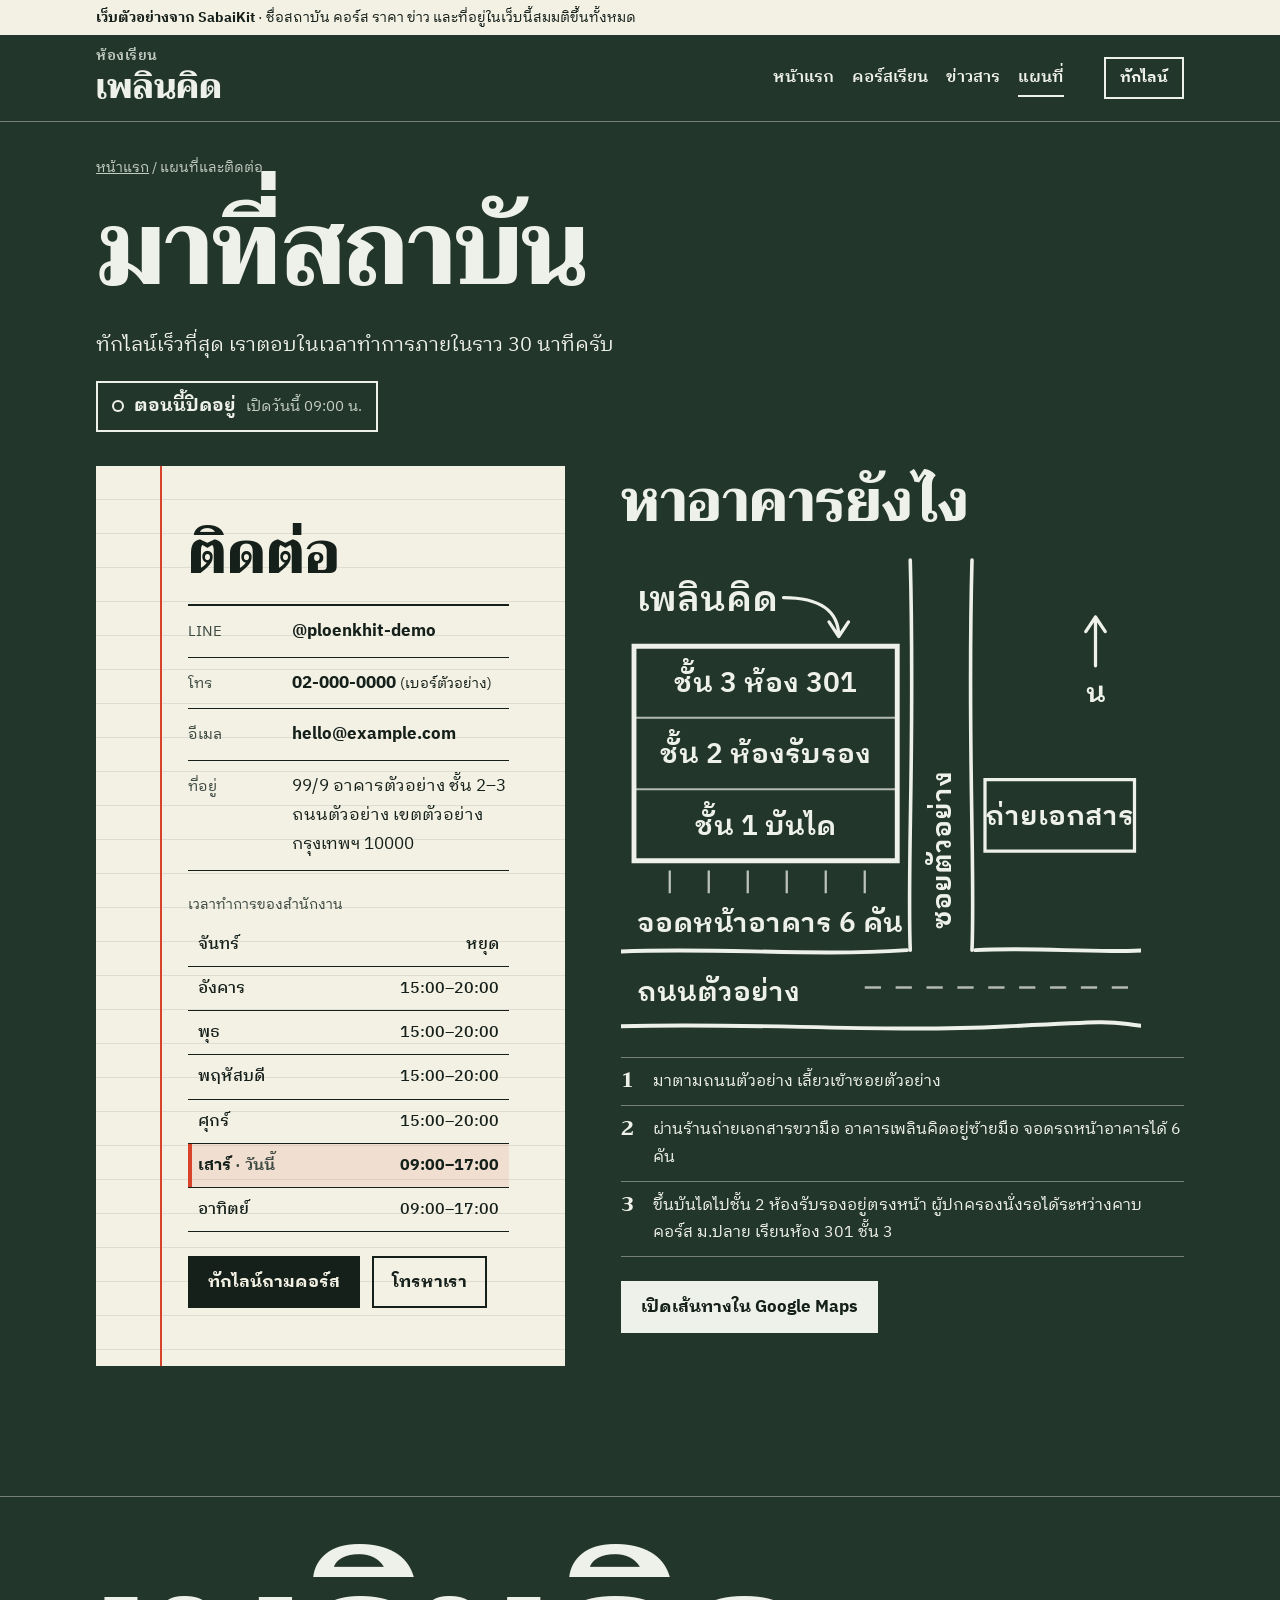
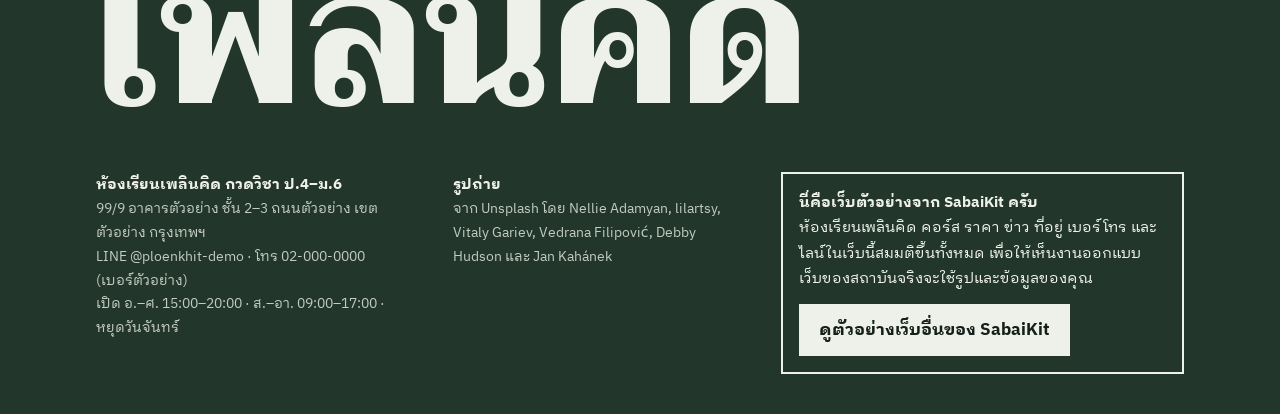
<file: school/contact.html>
<!doctype html>
<html lang="th">
<head>
<meta charset="utf-8">
<meta name="viewport" content="width=device-width, initial-scale=1, viewport-fit=cover">
<title>มาที่สถาบัน ติดต่อและแผนที่ | ห้องเรียนเพลินคิด (เว็บตัวอย่าง)</title>
<meta name="description" content="ที่อยู่ เวลาทำการ แผนที่ ที่จอดรถ และช่องทางติดต่อห้องเรียนเพลินคิด (ข้อมูลสมมติ)">
<meta name="robots" content="noindex">
<meta name="theme-color" content="#23362C">
<link rel="preconnect" href="https://fonts.googleapis.com">
<link rel="preconnect" href="https://fonts.gstatic.com" crossorigin>
<link rel="stylesheet" href="https://fonts.googleapis.com/css2?family=IBM+Plex+Sans+Thai+Looped:wght@400;500;600;700&family=Trirong:wght@700;800&display=swap">
<style>:root{
  --board:#23362C;   /* ground: the chalkboard */
  --chalk:#EEF1EA;   /* text on the board */
  --chalk-dim:#C3CCC2;/* secondary text on the board */
  --paper:#F3F0E4;   /* the one light panel: exercise-book paper */
  --ink:#15201A;     /* text on paper */
  --ink-soft:#3E4A42;/* secondary text on paper */
  --pen:#D8432C;     /* accent: paper margin line, check marks, today's row */
  --f-display:'Trirong','Noto Serif Thai',serif;
  --f-body:'IBM Plex Sans Thai Looped','Sarabun','Leelawadee UI',system-ui,sans-serif;
  --gl:max(16px,3.6vw,env(safe-area-inset-left));
  --gr:max(16px,3.6vw,env(safe-area-inset-right));
  --chalk-line:1px solid rgba(238,241,234,.4);
}
*,*::before,*::after{box-sizing:border-box}
html{-webkit-text-size-adjust:100%;scroll-behavior:smooth}
body{margin:0;background:var(--board);color:var(--chalk)}
.pk{font-family:var(--f-body);font-size:17px;line-height:1.7;background:var(--board);color:var(--chalk);overflow-x:clip}
:where(.pk) img{display:block;width:100%;height:auto}
:where(.pk) :where(h1,h2,h3,p,ul,ol,figure,table){margin:0;padding:0}
:where(.pk) :where(ul,ol){list-style:none}
:where(.pk) a{color:inherit}
.pk h1,.pk h2,.pk h3{text-wrap:balance}
.pk p{text-wrap:pretty}
.wrap{max-width:1180px;margin-inline:auto;padding-left:var(--gl);padding-right:var(--gr)}
.pk :focus-visible{outline:3px solid var(--chalk);outline-offset:3px}
.paper :focus-visible,.sample :focus-visible{outline-color:var(--ink)}
.skip{position:absolute;left:-999px;top:0;background:var(--chalk);color:var(--ink);padding:8px 12px;z-index:30}
.skip:focus{left:8px;top:8px}

.sample{background:var(--paper);color:var(--ink);font-size:14px;line-height:1.5;padding-top:7px;padding-bottom:7px}
.sample b{font-weight:700}

/* top */
.top{border-bottom:var(--chalk-line)}
.top-row{display:grid;grid-template-columns:1fr auto;grid-template-areas:'m b' 'n n';align-items:center;column-gap:12px;row-gap:6px;padding-top:12px;padding-bottom:4px}
.mark{grid-area:m}.top-line{grid-area:b}.nav{grid-area:n}
.mark{text-decoration:none;display:block;line-height:1}
.mark small{display:block;font-size:14px;font-weight:600;letter-spacing:.04em;color:var(--chalk-dim);line-height:1.3}
.mark span{display:block;font-family:var(--f-display);font-weight:800;font-size:30px;line-height:1.3}
.top-line{font:inherit;font-weight:700;font-size:15px;line-height:1.3;padding:9px 14px;border:2px solid var(--chalk);background:transparent;color:var(--chalk);cursor:pointer}
.top-line:hover{background:var(--chalk);color:var(--ink)}
.nav{display:flex;flex-wrap:wrap;column-gap:18px;row-gap:0;padding-bottom:10px;font-weight:600;font-size:16px;white-space:nowrap}
.nav a{text-decoration:none;padding:4px 0;border-bottom:2px solid transparent}
.nav a:hover{border-bottom-color:var(--chalk-dim)}
.nav a[aria-current="page"]{border-bottom-color:var(--chalk)}

/* buttons */
.btn{font:inherit;font-weight:700;font-size:17px;line-height:1.3;display:inline-flex;align-items:center;gap:10px;padding:13px 18px;border:2px solid var(--chalk);background:var(--chalk);color:var(--ink);text-decoration:none;cursor:pointer;border-radius:0}
.btn svg{width:18px;height:18px;flex:none}
.btn.ghost{background:transparent;color:var(--chalk)}
.btn:hover{background:transparent;color:var(--chalk)}
.btn.ghost:hover{background:var(--chalk);color:var(--ink)}
.paper .btn{border-color:var(--ink);background:var(--ink);color:var(--paper)}
.paper .btn:hover{background:transparent;color:var(--ink)}
.paper .btn.ghost{background:transparent;color:var(--ink)}
.paper .btn.ghost:hover{background:var(--ink);color:var(--paper)}
.acts{display:flex;flex-wrap:wrap;gap:12px;margin-top:24px}

/* type */
.kicker{font-size:15px;font-weight:600;color:var(--chalk-dim)}
.pk h1{font-family:var(--f-display);font-weight:800;font-size:clamp(2.9rem,14vw,6.4rem);line-height:1.22;margin-top:8px;letter-spacing:-.01em}
.pk h1 span{display:block}
.pk h2{font-family:var(--f-display);font-weight:800;font-size:clamp(2rem,9vw,3.6rem);line-height:1.25}
.lede{margin-top:16px;font-size:18px;max-width:31em}
.sec{padding-top:72px}
.sec-lead{margin-top:8px;max-width:32em;color:var(--chalk-dim)}
.paper .sec-lead{color:var(--ink-soft)}

/* paper panel */
.paper{position:relative;background-color:var(--paper);color:var(--ink);background-image:repeating-linear-gradient(to bottom,transparent 0 33px,rgba(21,32,26,.09) 33px 34px);padding:34px var(--gr) 40px calc(var(--gl) + 30px)}
.paper::before{content:"";position:absolute;top:0;bottom:0;left:calc(var(--gl) + 12px);width:2px;background:var(--pen)}

/* hero (home) */
.hero{padding-top:28px}
.hero-photo{position:relative;margin-top:32px;margin-left:calc(-1*var(--gl));margin-right:10%}
.hero-photo img{aspect-ratio:1/1;object-fit:cover;object-position:30% 50%}
.plan{position:relative;margin:-56px var(--gr) 0 auto;width:min(300px,88%)}
.plan svg{display:block;width:100%;height:auto}
.plan svg text{font-family:var(--f-body);fill:var(--chalk);font-weight:600}
.plan figcaption{font-size:14px;line-height:1.5;color:var(--chalk-dim);margin-top:4px}
.facts{display:grid;grid-template-columns:1fr 1fr;margin-top:40px;border-top:var(--chalk-line)}
.facts li{padding:12px 0;border-bottom:var(--chalk-line)}
.facts li:nth-child(odd){padding-right:12px;border-right:var(--chalk-line)}
.facts li:nth-child(even){padding-left:14px}
.facts span{display:block;font-size:14px;color:var(--chalk-dim)}
.facts b{display:block;font-size:20px;line-height:1.4}

/* grade chooser */
.chooser{margin-top:72px}
.grades{display:grid;grid-template-columns:repeat(3,1fr);margin-top:18px;border:2px solid var(--ink)}
.grades button{font:inherit;font-weight:700;font-size:17px;line-height:1.3;padding:12px 4px;background:transparent;color:var(--ink);border:0;border-right:2px solid var(--ink);border-bottom:2px solid var(--ink);cursor:pointer;border-radius:0}
.grades button:nth-child(3n){border-right:0}
.grades button:nth-child(n+7){border-bottom:0}
.grades button[aria-pressed="true"]{background:var(--ink);color:var(--paper)}
.grade-out{margin-top:22px}
.grade-out h3{font-size:15px;font-weight:600;color:var(--ink-soft)}
.clist{border-top:2px solid var(--ink);margin-top:6px}
.clist li{display:grid;grid-template-columns:1fr auto;column-gap:12px;padding:12px 0;border-bottom:1px solid var(--ink)}
.clist b{display:block;font-size:19px;line-height:1.45}
.clist span{display:block;font-size:15px;color:var(--ink-soft)}
.clist .fee{font-family:var(--f-display);font-weight:800;font-size:26px;line-height:1.3;white-space:nowrap}
.trial{margin-top:18px;font-size:16px;line-height:1.6}
.trial b{font-size:18px}

/* promise */
.promise-grid{display:grid;gap:26px;margin-top:26px}
.promise-photo{margin-right:calc(-1*var(--gr));margin-left:16%}
.promise-photo img{aspect-ratio:5/4;object-fit:cover}
.cap{display:block;font-size:14px;line-height:1.5;color:var(--chalk-dim);margin-top:8px}
.checks{border-top:var(--chalk-line)}
.checks li{display:grid;grid-template-columns:2.2rem 1fr;padding:14px 0;border-bottom:var(--chalk-line)}
.checks svg{width:26px;height:26px;margin-top:2px}
.checks b{display:block;font-size:19px;line-height:1.45}
.checks span{display:block;color:var(--chalk-dim)}

/* steps */
.steps{counter-reset:s;border-top:var(--chalk-line);margin-top:22px}
.steps li{counter-increment:s;display:grid;grid-template-columns:3rem 1fr;padding:14px 0;border-bottom:var(--chalk-line)}
.steps li::before{content:counter(s);font-family:var(--f-display);font-weight:800;font-size:30px;line-height:1.2}
.steps b{display:block;font-size:19px;line-height:1.45}
.steps span{display:block;color:var(--chalk-dim)}

/* news list */
.nlist{border-top:var(--chalk-line);margin-top:22px}
.nlist li{display:grid;grid-template-columns:5.2rem 1fr;column-gap:14px;padding:16px 0;border-bottom:var(--chalk-line)}
.nlist time{font-size:14px;line-height:1.4;color:var(--chalk-dim)}
.nlist time b{display:block;font-family:var(--f-display);font-weight:800;font-size:32px;line-height:1.15;color:var(--chalk)}
.nlist .cat{font-size:14px;font-weight:700;letter-spacing:.04em;color:var(--chalk-dim)}
.nlist h3{font-size:20px;font-weight:700;line-height:1.45}
.nlist p{margin-top:4px;color:var(--chalk-dim);max-width:36em}
.more{display:inline-block;margin-top:18px;font-weight:700}

/* page head (inner pages) */
.phead{padding-top:34px}
.crumb{font-size:14px;color:var(--chalk-dim)}
.crumb a{color:var(--chalk-dim)}
.jump{display:flex;flex-wrap:wrap;gap:8px 18px;margin-top:20px;font-weight:600}
.jump a{text-decoration:underline;text-underline-offset:4px}

/* courses */
.level{padding-top:64px}
.level-grid{display:grid;gap:22px;margin-top:18px}
.level-head{display:flex;justify-content:space-between;align-items:baseline;flex-wrap:wrap;gap:4px 16px;border-bottom:4px solid var(--chalk);padding-bottom:8px}
.level-head span{font-size:15px;color:var(--chalk-dim)}
.courses li{display:grid;grid-template-columns:1fr auto;column-gap:16px;padding:18px 0;border-bottom:var(--chalk-line)}
.courses h3{font-size:21px;font-weight:700;line-height:1.45}
.courses .for{font-size:14px;font-weight:700;border:1.5px solid var(--chalk-dim);padding:0 6px;margin-left:8px;vertical-align:3px;white-space:nowrap}
.courses p{margin-top:4px;color:var(--chalk-dim);max-width:30em}
.courses .when{margin-top:8px;font-size:15px;color:var(--chalk)}
.courses .fee{text-align:right}
.courses .fee b{display:block;font-family:var(--f-display);font-weight:800;font-size:28px;line-height:1.25;white-space:nowrap}
.courses .fee span{display:block;font-size:14px;color:var(--chalk-dim)}
.courses .ask{font:inherit;font-weight:700;font-size:15px;margin-top:8px;padding:7px 12px;border:2px solid var(--chalk);background:transparent;color:var(--chalk);cursor:pointer}
.courses .ask:hover{background:var(--chalk);color:var(--ink)}
.level figure{margin-right:calc(-1*var(--gr));margin-left:30%}
.level figure.lft{margin-left:calc(-1*var(--gl));margin-right:30%}
.tt{width:100%;border-collapse:collapse;margin-top:16px;font-size:16px}
.tt caption{text-align:left;font-size:14px;color:var(--ink-soft);padding-bottom:6px}
.tt th,.tt td{text-align:left;padding:9px 8px 9px 0;border-bottom:1px solid var(--ink);vertical-align:top}
.tt thead th{border-bottom:2px solid var(--ink);font-size:14px;color:var(--ink-soft);font-weight:600}
.tt td.t{white-space:nowrap;font-variant-numeric:tabular-nums}
.tt td:last-child{white-space:nowrap;font-size:15px}
.tt td:last-child,.tt th:last-child{padding-right:0}
.clines b{overflow-wrap:anywhere}
.tt tr.day th{font-family:var(--f-display);font-weight:800;font-size:22px;padding-top:16px;border-bottom:2px solid var(--ink)}

/* news page */
.news-top{display:grid;gap:24px}
.news-top figure{margin-right:calc(-1*var(--gr));margin-left:25%}
.nlist.full li{grid-template-columns:5.6rem 1fr;padding:22px 0}
.nlist.full h2{font-family:var(--f-body);font-size:22px;font-weight:700;line-height:1.45;margin-top:2px}

/* contact */
.now{display:inline-flex;align-items:center;gap:10px;margin-top:18px;font-weight:700;font-size:18px;border:2px solid var(--chalk);padding:8px 14px}
.now i{width:12px;height:12px;border-radius:50%;background:var(--chalk);flex:none}
.now.shut i{background:transparent;box-shadow:inset 0 0 0 2px var(--chalk)}
.now span{font-weight:400;font-size:15px;color:var(--chalk-dim)}
.contact-grid{display:grid;grid-template-columns:minmax(0,1fr);gap:40px;margin-top:34px}
.contact-grid>*{min-width:0}
.clines{border-top:2px solid var(--ink)}
.clines li{display:grid;grid-template-columns:6.5rem 1fr;padding:11px 0;border-bottom:1px solid var(--ink);font-size:17px}
.clines span{color:var(--ink-soft);font-size:15px;padding-top:2px}
.clines b{font-weight:700}
.hours{width:100%;border-collapse:collapse;margin-top:22px;font-size:16px}
.hours caption{text-align:left;font-size:14px;color:var(--ink-soft);padding-bottom:6px}
.hours th,.hours td{text-align:left;font-weight:500;padding:8px 10px;border-bottom:1px solid var(--ink)}
.hours td{text-align:right;font-variant-numeric:tabular-nums}
.hours tr.today th,.hours tr.today td{font-weight:700;background:rgba(216,67,44,.1)}
.hours tr.today th{box-shadow:inset 4px 0 0 var(--pen)}
.hours tr.today th::after{content:" · วันนี้";font-weight:600;color:var(--ink-soft)}
.map{max-width:520px}
.map svg{display:block;width:100%;height:auto}
.map svg text{font-family:var(--f-body);fill:var(--chalk);font-weight:600}
.find{counter-reset:f;margin-top:18px;border-top:var(--chalk-line)}
.find li{counter-increment:f;display:grid;grid-template-columns:2rem 1fr;padding:10px 0;border-bottom:var(--chalk-line);font-size:16px}
.find li::before{content:counter(f);font-family:var(--f-display);font-weight:800;font-size:20px;line-height:1.3}

/* foot */
.foot{margin-top:96px;border-top:var(--chalk-line);padding-top:28px;padding-bottom:calc(96px + env(safe-area-inset-bottom));overflow:hidden}
.big{font-family:var(--f-display);font-weight:800;font-size:min(22vw,12rem);line-height:1.2;white-space:nowrap}
.foot-grid{display:grid;gap:22px;margin-top:16px;font-size:14px;line-height:1.7;color:var(--chalk-dim)}
.foot-grid b{display:block;color:var(--chalk);font-weight:700;font-size:15px}
.by{border:2px solid var(--chalk);padding:16px;color:var(--chalk)}
.by p{font-size:15px}
.by .btn{margin-top:12px}

/* dock */
.dock{position:fixed;left:0;right:0;bottom:0;z-index:20;display:grid;grid-template-columns:repeat(3,1fr);background:var(--ink);border-top:2px solid var(--chalk);padding-bottom:env(safe-area-inset-bottom)}
.dock>*{font:inherit;font-weight:700;font-size:16px;line-height:1.2;color:var(--chalk);background:transparent;border:0;border-left:1px solid rgba(238,241,234,.35);padding:15px 4px;display:flex;align-items:center;justify-content:center;gap:8px;cursor:pointer;text-decoration:none}
.dock>*:first-child{border-left:0}
.dock svg{width:18px;height:18px}

/* dialog */
.pk dialog{font-family:var(--f-body);border:2px solid var(--ink);border-radius:0;background:var(--paper);color:var(--ink);padding:22px;max-width:min(23rem,calc(100vw - 32px))}
.pk dialog::backdrop{background:rgba(10,18,13,.7)}
.pk dialog h2{font-size:28px}
.pk dialog p{margin:8px 0 16px;font-size:16px;line-height:1.6}
.pk dialog .btn{border-color:var(--ink);background:var(--ink);color:var(--paper)}

@media (min-width:600px){
  .grades{grid-template-columns:repeat(9,1fr)}
  .grades button{border-bottom:0}
  .grades button:nth-child(3n){border-right:2px solid var(--ink)}
  .grades button:last-child{border-right:0}
  .hero-photo img{aspect-ratio:16/11}
  .promise-photo img{aspect-ratio:16/11}
  .level-grid{grid-template-columns:8fr 4fr;column-gap:34px;align-items:start}
  .level-grid.flip{grid-template-columns:4fr 8fr}
  .level-grid.flip figure{grid-column:1;grid-row:1}
  .level figure,.level figure.lft{margin:12px 0 0}
  .level figure.lft{margin-left:calc(-1*var(--gl))}
  .level figure:not(.lft){margin-right:calc(-1*var(--gr))}
  .news-top{grid-template-columns:7fr 4fr;column-gap:34px;align-items:end}
  .news-top figure{margin-left:0}
}
@media (min-width:900px){
  .pk{font-size:18px}
  .top-row{grid-template-columns:auto 1fr auto;grid-template-areas:'m n b';column-gap:40px;padding-bottom:12px}
  .nav{padding-bottom:0;justify-content:flex-end}
  .mark span{font-size:34px}
  .hero{padding-top:56px}
  .hero-grid{display:grid;grid-template-columns:minmax(var(--gl),1fr) minmax(0,560px) minmax(0,620px) minmax(var(--gr),1fr)}
  .hero-grid>.hero-photo{grid-column:1/3;grid-row:1/3;margin:0 36px 0 0}
  .hero-photo img{aspect-ratio:auto;height:560px;object-position:22% 50%}
  .hero-grid>.hero-text{grid-column:3;grid-row:1;padding:0}
  .hero-grid>.plan{grid-column:2;grid-row:2;margin:28px 24px 0 auto;width:340px}
  .hero-grid>.facts{grid-column:3;grid-row:2;align-self:end;margin:30px 0 0}
  .lede{font-size:20px}
  .sec{padding-top:110px}
  .chooser{margin-top:110px}
  .paper{padding:52px 56px 58px 92px}
  .paper::before{left:64px}
  .chooser-grid{display:grid;grid-template-columns:5fr 7fr;column-gap:56px;align-items:start}
  .grades{grid-template-columns:repeat(3,1fr);margin-top:22px}
  .grades button{border-bottom:2px solid var(--ink)}
  .grades button:nth-child(3n){border-right:0}
  .grades button:nth-child(n+7){border-bottom:0}
  .grade-out{margin-top:0}
  .promise-grid{grid-template-columns:6fr 5fr;column-gap:64px;align-items:start}
  .promise-grid .promise-photo{grid-column:2;grid-row:1;margin:-60px calc(-1*max(var(--gr),(100vw - 1180px)/2 + var(--gr))) 0 0}
  .promise-grid .checks{grid-column:1;grid-row:1}
  .two{display:grid;grid-template-columns:1fr 1fr;column-gap:64px;align-items:start}
  .contact-grid{grid-template-columns:5fr 6fr;column-gap:56px;align-items:start}
  .foot{padding-bottom:40px;margin-top:130px}
  .foot-grid{grid-template-columns:1.1fr 1fr 1.4fr;column-gap:40px}
  .dock{display:none}
}
@media (prefers-reduced-motion:reduce){html{scroll-behavior:auto}}</style>
</head>
<body>
<div class="pk" lang="th">
<a class="skip" href="#main">ข้ามไปเนื้อหาหลัก</a>
<aside class="sample" aria-label="หมายเหตุเว็บตัวอย่าง"><div class="wrap"><b>เว็บตัวอย่างจาก SabaiKit</b> · ชื่อสถาบัน คอร์ส ราคา ข่าว และที่อยู่ในเว็บนี้สมมติขึ้นทั้งหมด</div></aside>
<header class="top">
  <div class="wrap top-row">
    <a class="mark" href="index.html" aria-label="ห้องเรียนเพลินคิด หน้าแรก"><small>ห้องเรียน</small><span>เพลินคิด</span></a>
    <nav class="nav" aria-label="เมนูหลัก"><a href="index.html">หน้าแรก</a><a href="courses.html">คอร์สเรียน</a><a href="news.html">ข่าวสาร</a><a href="contact.html" aria-current="page">แผนที่</a></nav>
    <button class="top-line" type="button" data-demo="line">ทักไลน์</button>
  </div>
</header>
<main id="main">
<section class="phead wrap" aria-labelledby="ct-h">
  <p class="crumb"><a href="index.html">หน้าแรก</a> / แผนที่และติดต่อ</p>
  <h1 id="ct-h"><span>มาที่สถาบัน</span></h1>
  <p class="lede">ทักไลน์เร็วที่สุด เราตอบในเวลาทำการภายในราว 30 นาทีครับ</p>
  <p class="now" id="now"><i aria-hidden="true"></i><em style="font-style:normal">เปิด อ.–ศ. 15:00–20:00</em><span>ส.–อา. 09:00–17:00</span></p>
</section>
<section class="wrap contact-grid">
  <div class="paper">
    <h2>ติดต่อ</h2>
    <ul class="clines" style="margin-top:14px">
      <li><span>LINE</span><b>@ploenkhit-demo</b></li>
      <li><span>โทร</span><b>02-000-0000 <small style="font-weight:400">(เบอร์ตัวอย่าง)</small></b></li>
      <li><span>อีเมล</span><b>hello@example.com</b></li>
      <li><span>ที่อยู่</span><p>99/9 อาคารตัวอย่าง ชั้น 2–3 ถนนตัวอย่าง เขตตัวอย่าง กรุงเทพฯ 10000</p></li>
    </ul>
    <table class="hours" id="hours">
      <caption>เวลาทำการของสำนักงาน</caption>
      <tbody>
        <tr data-d="1"><th scope="row">จันทร์</th><td>หยุด</td></tr>
        <tr data-d="2"><th scope="row">อังคาร</th><td>15:00–20:00</td></tr>
        <tr data-d="3"><th scope="row">พุธ</th><td>15:00–20:00</td></tr>
        <tr data-d="4"><th scope="row">พฤหัสบดี</th><td>15:00–20:00</td></tr>
        <tr data-d="5"><th scope="row">ศุกร์</th><td>15:00–20:00</td></tr>
        <tr data-d="6"><th scope="row">เสาร์</th><td>09:00–17:00</td></tr>
        <tr data-d="0"><th scope="row">อาทิตย์</th><td>09:00–17:00</td></tr>
      </tbody>
    </table>
    <div class="acts"><button class="btn" type="button" data-demo="line">ทักไลน์ถามคอร์ส</button><button class="btn ghost" type="button" data-demo="call">โทรหาเรา</button></div>
  </div>
  <div id="map">
    <h2>หาอาคารยังไง</h2>
    <div class="map" style="margin-top:14px"><svg viewBox="0 0 320 300" role="img" aria-label="แผนที่วาดด้วยชอล์ก จากถนนตัวอย่าง เลี้ยวเข้าซอยตัวอย่าง ร้านถ่ายเอกสารอยู่ขวามือ อาคารเพลินคิดอยู่ซ้ายมือ สามชั้น ห้อง 301 อยู่ชั้น 3 ห้องรับรองชั้น 2 จอดรถหน้าอาคารได้ 6 คัน">
  <path d="M-4 246c60-3 120 3 180-1M218 245c40-2 70 2 106 0" fill="none" stroke="#EEF1EA" stroke-width="2.4" stroke-linecap="round"/>
  <path d="M-4 292c80-3 160 4 240 0s60-3 88 0" fill="none" stroke="#EEF1EA" stroke-width="2.4" stroke-linecap="round"/>
  <path d="M150 268h174" stroke="#EEF1EA" stroke-width="1.4" stroke-dasharray="10 9" opacity=".7"/>
  <text x="10" y="276" font-size="17">ถนนตัวอย่าง</text>
  <path d="M178 245c-2-50 3-130 0-240" fill="none" stroke="#EEF1EA" stroke-width="2.2" stroke-linecap="round"/>
  <path d="M216 245c2-50-3-130 0-240" fill="none" stroke="#EEF1EA" stroke-width="2.2" stroke-linecap="round"/>
  <text x="203" y="232" font-size="17" transform="rotate(-90 203 232)">ซอยตัวอย่าง</text>
  <path d="M224 140h92v44h-92z" fill="none" stroke="#EEF1EA" stroke-width="2" stroke-linecap="round"/>
  <text x="270" y="168" font-size="17" text-anchor="middle">ถ่ายเอกสาร</text>
  <path d="M8 58h162v132H8z" fill="none" stroke="#EEF1EA" stroke-width="3" stroke-linecap="round"/>
  <path d="M8 102h162M8 146h162" stroke="#EEF1EA" stroke-width="1.2" opacity=".7"/>
  <text x="89" y="86" font-size="17" text-anchor="middle">ชั้น 3 ห้อง 301</text>
  <text x="89" y="130" font-size="17" text-anchor="middle">ชั้น 2 ห้องรับรอง</text>
  <text x="89" y="174" font-size="17" text-anchor="middle">ชั้น 1 บันได</text>
  <path d="M30 196v14M54 196v14M78 196v14M102 196v14M126 196v14M150 196v14" stroke="#EEF1EA" stroke-width="1.4" opacity=".75"/>
  <text x="10" y="234" font-size="17">จอดหน้าอาคาร 6 คัน</text>
  <text x="10" y="36" font-size="22" font-weight="700">เพลินคิด</text>
  <path d="M100 28c22 0 34 8 34 24M134 52l-6-9M134 52l6-9" fill="none" stroke="#EEF1EA" stroke-width="2" stroke-linecap="round" stroke-linejoin="round"/>
  <path d="M292 70V40M292 40l-6 9M292 40l6 9" fill="none" stroke="#EEF1EA" stroke-width="2" stroke-linecap="round"/>
  <text x="292" y="92" font-size="17" text-anchor="middle">น</text>
</svg></div>
    <ol class="find">
      <li>มาตามถนนตัวอย่าง เลี้ยวเข้าซอยตัวอย่าง</li>
      <li>ผ่านร้านถ่ายเอกสารขวามือ อาคารเพลินคิดอยู่ซ้ายมือ จอดรถหน้าอาคารได้ 6 คัน</li>
      <li>ขึ้นบันไดไปชั้น 2 ห้องรับรองอยู่ตรงหน้า ผู้ปกครองนั่งรอได้ระหว่างคาบ คอร์ส ม.ปลาย เรียนห้อง 301 ชั้น 3</li>
    </ol>
    <div class="acts"><button class="btn" type="button" data-demo="map">เปิดเส้นทางใน Google Maps</button></div>
  </div>
</section>
</main>
<footer class="foot">
  <div class="wrap">
    <p class="big" aria-hidden="true">เพลินคิด</p>
    <div class="foot-grid">
      <p><b>ห้องเรียนเพลินคิด กวดวิชา ป.4–ม.6</b>99/9 อาคารตัวอย่าง ชั้น 2–3 ถนนตัวอย่าง เขตตัวอย่าง กรุงเทพฯ<br>LINE @ploenkhit-demo · โทร 02-000-0000 (เบอร์ตัวอย่าง)<br>เปิด อ.–ศ. 15:00–20:00 · ส.–อา. 09:00–17:00 · หยุดวันจันทร์</p>
      <p><b>รูปถ่าย</b>จาก Unsplash โดย Nellie Adamyan, lilartsy, Vitaly Gariev, Vedrana Filipović, Debby Hudson และ Jan Kahánek</p>
      <div class="by">
        <p><b>นี่คือเว็บตัวอย่างจาก SabaiKit ครับ</b>ห้องเรียนเพลินคิด คอร์ส ราคา ข่าว ที่อยู่ เบอร์โทร และไลน์ในเว็บนี้สมมติขึ้นทั้งหมด เพื่อให้เห็นงานออกแบบ เว็บของสถาบันจริงจะใช้รูปและข้อมูลของคุณ</p>
        <a class="btn" href="https://abcplease.github.io/sabaikit/">ดูตัวอย่างเว็บอื่นของ SabaiKit</a>
      </div>
    </div>
  </div>
</footer>
<nav class="dock" aria-label="ติดต่อสถาบัน">
  <button type="button" data-demo="call"><svg viewBox="0 0 20 20" aria-hidden="true"><path d="M4 3h3.5l1.5 4-2 1.5c1 2.2 2.3 3.5 4.5 4.5l1.5-2 4 1.5V16c0 .6-.4 1-1 1C9.5 17 3 10.5 3 4c0-.6.4-1 1-1z" fill="currentColor"/></svg>โทร</button>
  <button type="button" data-demo="line">LINE</button>
  <a href="contact.html#map"><svg viewBox="0 0 20 20" aria-hidden="true"><path d="M10 18s6-5.6 6-10a6 6 0 10-12 0c0 4.4 6 10 6 10z" fill="none" stroke="currentColor" stroke-width="2"/><circle cx="10" cy="8" r="2" fill="currentColor"/></svg>แผนที่</a>
</nav>
<dialog id="demo" aria-labelledby="demo-h">
  <h2 id="demo-h">เว็บตัวอย่างครับ</h2>
  <p id="demo-p"></p>
  <form method="dialog"><button class="btn" autofocus>เข้าใจแล้ว</button></form>
</dialog>
</div>
<script>
(function(){
  var dlg=document.getElementById('demo'), dp=document.getElementById('demo-p');
  var msg={call:'ในเว็บของสถาบันจริง ปุ่มนี้กดแล้วโทรหาสถาบันได้ทันที',line:'ในเว็บของสถาบันจริง ปุ่มนี้เปิดแชต LINE ของสถาบันทันที',map:'ในเว็บของสถาบันจริง ปุ่มนี้เปิด Google Maps นำทางมาที่อาคาร',trial:'ในเว็บของสถาบันจริง ปุ่มนี้เปิด LINE ของสถาบัน พร้อมข้อความจองทดลองเรียนรอบนี้'};
  document.querySelectorAll('[data-demo]').forEach(function(b){b.addEventListener('click',function(){
    dp.textContent=msg[b.getAttribute('data-demo')];
    if(dlg.showModal)dlg.showModal();else alert(dp.textContent);
  })});
})();
</script>
<script>
(function(){
  var H={0:[9,17],1:null,2:[15,20],3:[15,20],4:[15,20],5:[15,20],6:[9,17]};
  var days=['อาทิตย์','จันทร์','อังคาร','พุธ','พฤหัสบดี','ศุกร์','เสาร์'];
  try{
    var p=new Intl.DateTimeFormat('en-GB',{timeZone:'Asia/Bangkok',weekday:'short',hour:'2-digit',hour12:false}).formatToParts(new Date()),o={};
    p.forEach(function(x){o[x.type]=x.value});
    var d=['Sun','Mon','Tue','Wed','Thu','Fri','Sat'].indexOf(o.weekday), h=parseInt(o.hour,10)%24;
    var row=document.querySelector('#hours tr[data-d="'+d+'"]'); if(row)row.classList.add('today');
    var el=document.getElementById('now'), t=H[d], head, sub;
    if(t&&h>=t[0]&&h<t[1]){head='ตอนนี้เปิดอยู่';sub='ถึง '+t[1]+':00 น.';}
    else{
      var add=(t&&h<t[0])?0:1, n=(d+add)%7; while(!H[n]){add++;n=(d+add)%7;}
      head='ตอนนี้ปิดอยู่'; sub='เปิด'+(add===0?'วันนี้':add===1?'พรุ่งนี้':'วัน'+days[n])+' '+String(H[n][0]).padStart(2,'0')+':00 น.'; el.classList.add('shut');
    }
    el.querySelector('em').textContent=head; el.querySelector('span').textContent=sub;
  }catch(e){}
})();
</script>
</body>
</html>
</file>
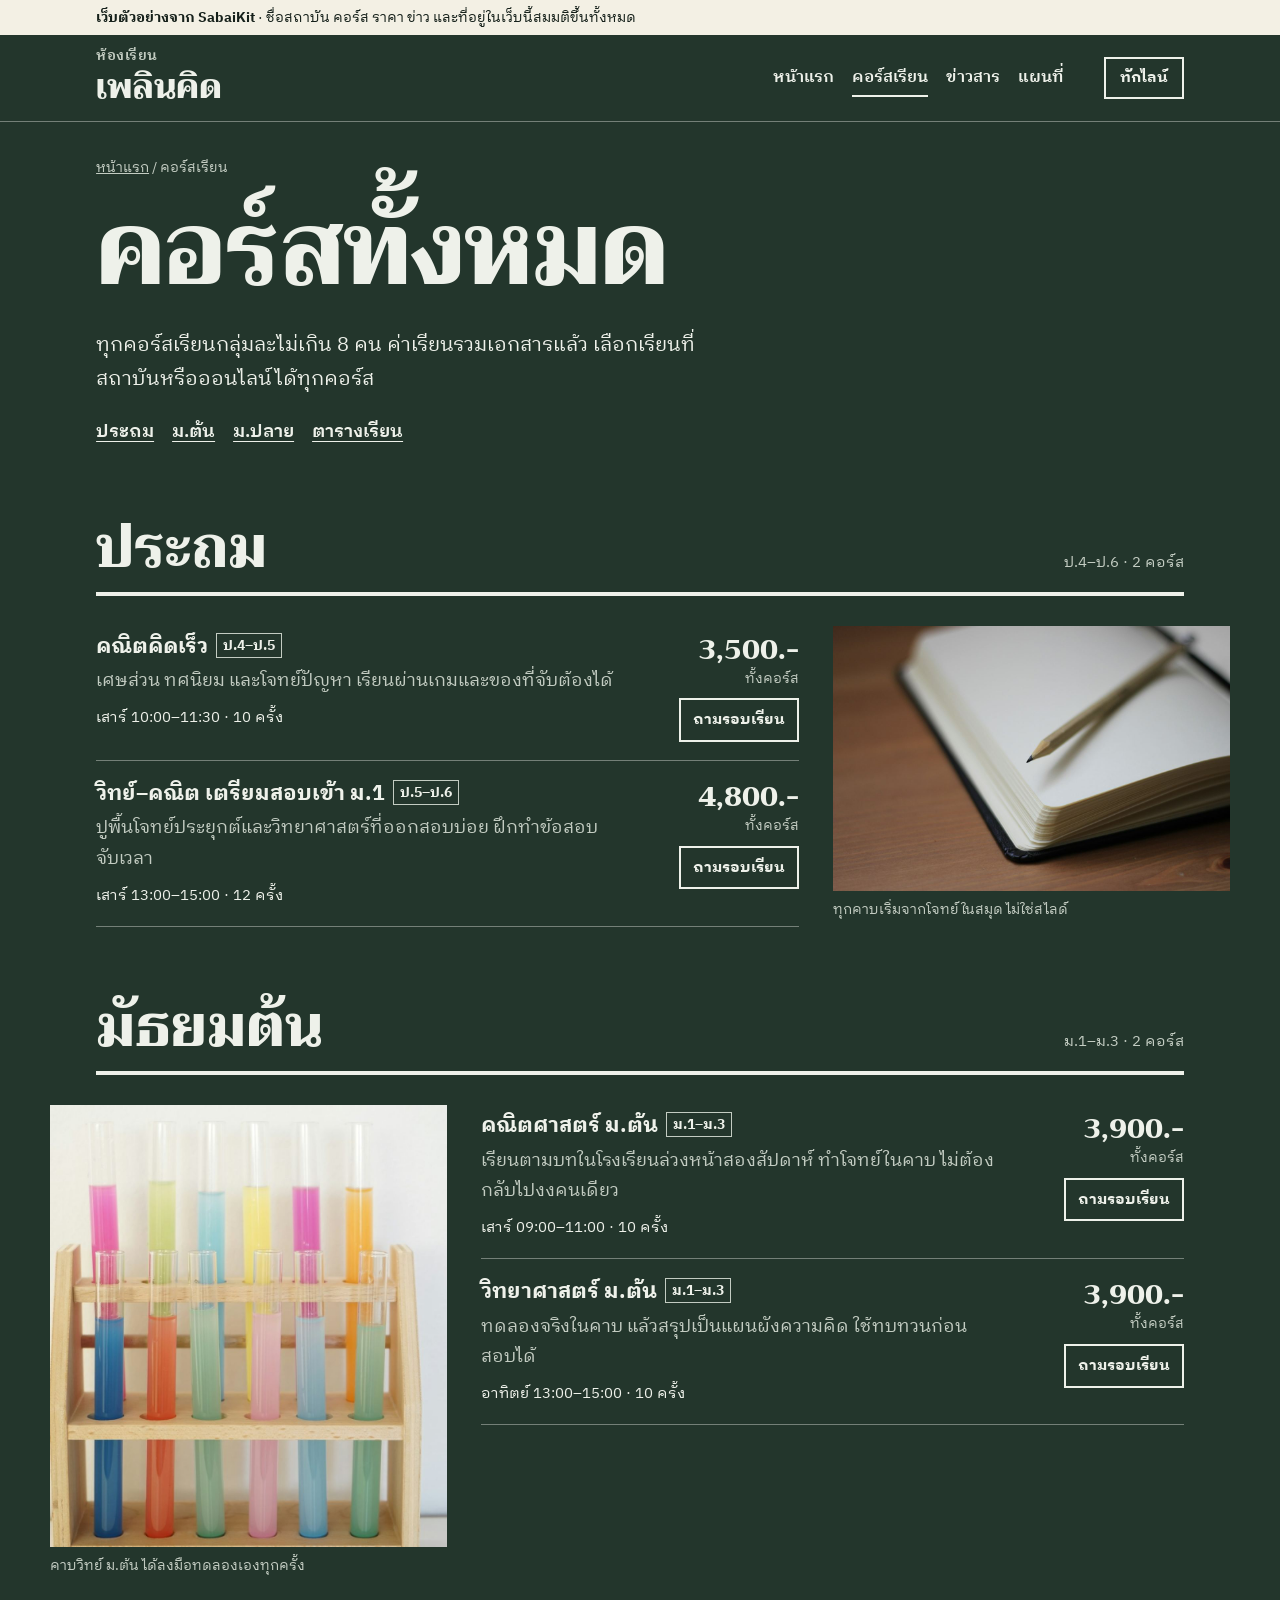
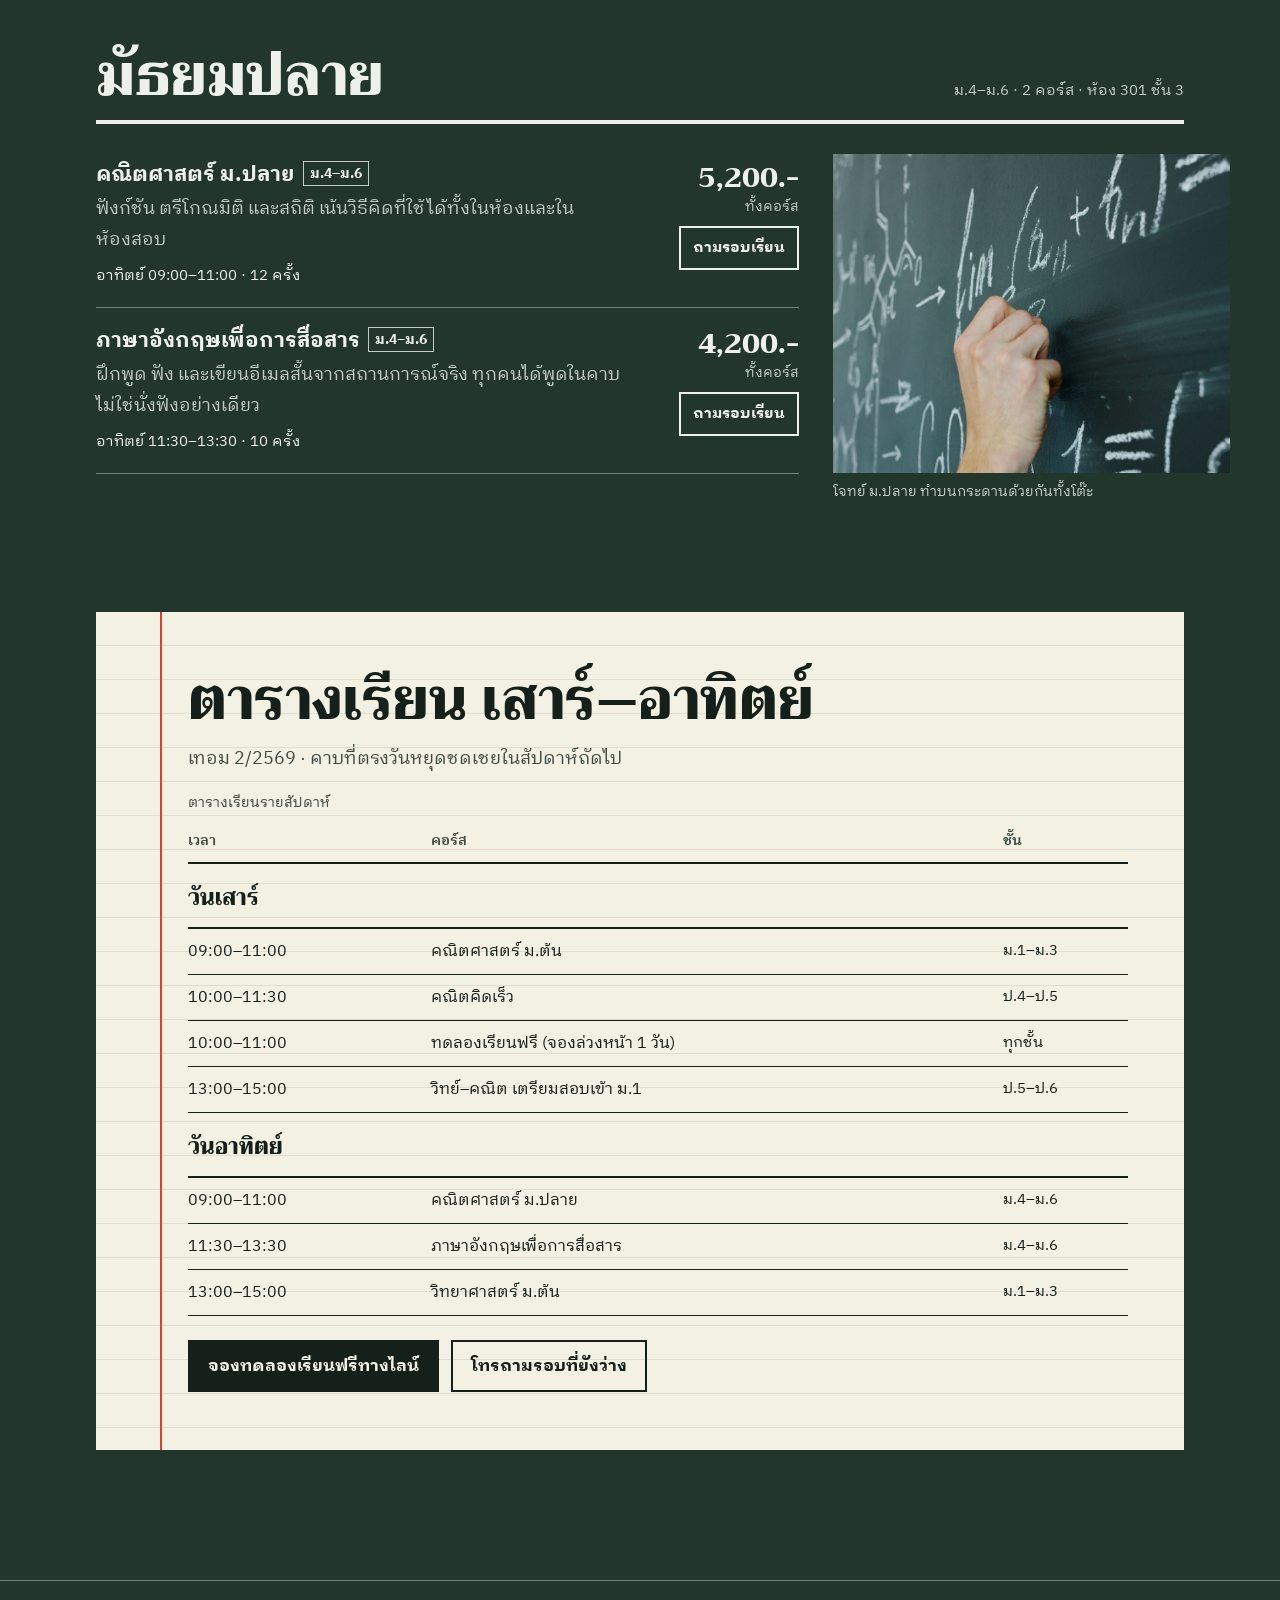
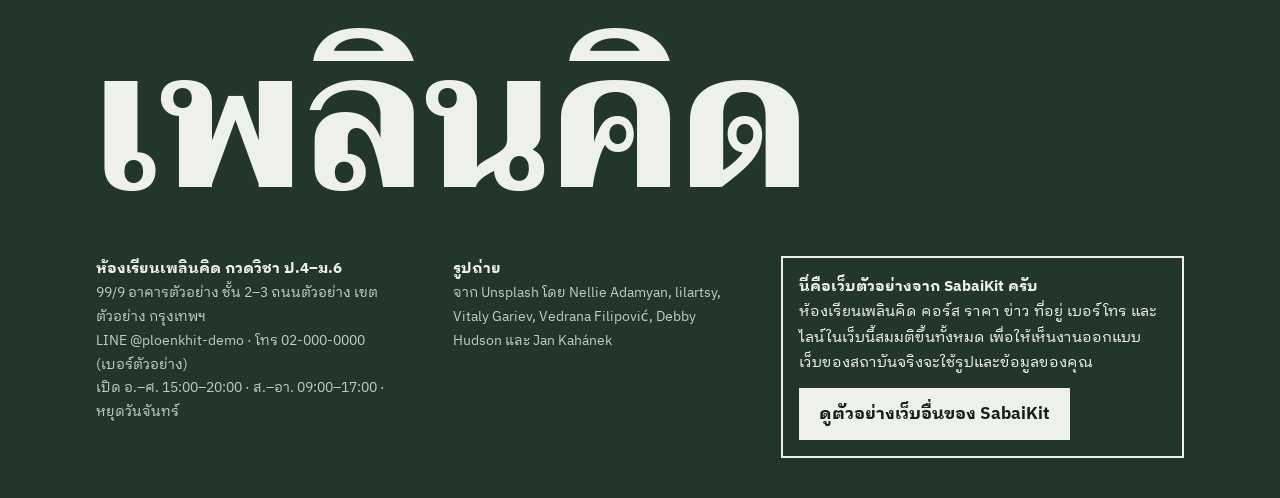
<file: school/courses.html>
<!doctype html>
<html lang="th">
<head>
<meta charset="utf-8">
<meta name="viewport" content="width=device-width, initial-scale=1, viewport-fit=cover">
<title>คอร์สเรียนและตารางเรียน | ห้องเรียนเพลินคิด (เว็บตัวอย่าง)</title>
<meta name="description" content="คอร์สคณิต วิทย์ และอังกฤษ ป.4–ม.6 วัน เวลา จำนวนครั้ง และค่าเรียน พร้อมตารางเรียนเสาร์–อาทิตย์ (ข้อมูลสมมติ)">
<meta name="robots" content="noindex">
<meta name="theme-color" content="#23362C">
<link rel="preconnect" href="https://fonts.googleapis.com">
<link rel="preconnect" href="https://fonts.gstatic.com" crossorigin>
<link rel="stylesheet" href="https://fonts.googleapis.com/css2?family=IBM+Plex+Sans+Thai+Looped:wght@400;500;600;700&family=Trirong:wght@700;800&display=swap">
<style>:root{
  --board:#23362C;   /* ground: the chalkboard */
  --chalk:#EEF1EA;   /* text on the board */
  --chalk-dim:#C3CCC2;/* secondary text on the board */
  --paper:#F3F0E4;   /* the one light panel: exercise-book paper */
  --ink:#15201A;     /* text on paper */
  --ink-soft:#3E4A42;/* secondary text on paper */
  --pen:#D8432C;     /* accent: paper margin line, check marks, today's row */
  --f-display:'Trirong','Noto Serif Thai',serif;
  --f-body:'IBM Plex Sans Thai Looped','Sarabun','Leelawadee UI',system-ui,sans-serif;
  --gl:max(16px,3.6vw,env(safe-area-inset-left));
  --gr:max(16px,3.6vw,env(safe-area-inset-right));
  --chalk-line:1px solid rgba(238,241,234,.4);
}
*,*::before,*::after{box-sizing:border-box}
html{-webkit-text-size-adjust:100%;scroll-behavior:smooth}
body{margin:0;background:var(--board);color:var(--chalk)}
.pk{font-family:var(--f-body);font-size:17px;line-height:1.7;background:var(--board);color:var(--chalk);overflow-x:clip}
:where(.pk) img{display:block;width:100%;height:auto}
:where(.pk) :where(h1,h2,h3,p,ul,ol,figure,table){margin:0;padding:0}
:where(.pk) :where(ul,ol){list-style:none}
:where(.pk) a{color:inherit}
.pk h1,.pk h2,.pk h3{text-wrap:balance}
.pk p{text-wrap:pretty}
.wrap{max-width:1180px;margin-inline:auto;padding-left:var(--gl);padding-right:var(--gr)}
.pk :focus-visible{outline:3px solid var(--chalk);outline-offset:3px}
.paper :focus-visible,.sample :focus-visible{outline-color:var(--ink)}
.skip{position:absolute;left:-999px;top:0;background:var(--chalk);color:var(--ink);padding:8px 12px;z-index:30}
.skip:focus{left:8px;top:8px}

.sample{background:var(--paper);color:var(--ink);font-size:14px;line-height:1.5;padding-top:7px;padding-bottom:7px}
.sample b{font-weight:700}

/* top */
.top{border-bottom:var(--chalk-line)}
.top-row{display:grid;grid-template-columns:1fr auto;grid-template-areas:'m b' 'n n';align-items:center;column-gap:12px;row-gap:6px;padding-top:12px;padding-bottom:4px}
.mark{grid-area:m}.top-line{grid-area:b}.nav{grid-area:n}
.mark{text-decoration:none;display:block;line-height:1}
.mark small{display:block;font-size:14px;font-weight:600;letter-spacing:.04em;color:var(--chalk-dim);line-height:1.3}
.mark span{display:block;font-family:var(--f-display);font-weight:800;font-size:30px;line-height:1.3}
.top-line{font:inherit;font-weight:700;font-size:15px;line-height:1.3;padding:9px 14px;border:2px solid var(--chalk);background:transparent;color:var(--chalk);cursor:pointer}
.top-line:hover{background:var(--chalk);color:var(--ink)}
.nav{display:flex;flex-wrap:wrap;column-gap:18px;row-gap:0;padding-bottom:10px;font-weight:600;font-size:16px;white-space:nowrap}
.nav a{text-decoration:none;padding:4px 0;border-bottom:2px solid transparent}
.nav a:hover{border-bottom-color:var(--chalk-dim)}
.nav a[aria-current="page"]{border-bottom-color:var(--chalk)}

/* buttons */
.btn{font:inherit;font-weight:700;font-size:17px;line-height:1.3;display:inline-flex;align-items:center;gap:10px;padding:13px 18px;border:2px solid var(--chalk);background:var(--chalk);color:var(--ink);text-decoration:none;cursor:pointer;border-radius:0}
.btn svg{width:18px;height:18px;flex:none}
.btn.ghost{background:transparent;color:var(--chalk)}
.btn:hover{background:transparent;color:var(--chalk)}
.btn.ghost:hover{background:var(--chalk);color:var(--ink)}
.paper .btn{border-color:var(--ink);background:var(--ink);color:var(--paper)}
.paper .btn:hover{background:transparent;color:var(--ink)}
.paper .btn.ghost{background:transparent;color:var(--ink)}
.paper .btn.ghost:hover{background:var(--ink);color:var(--paper)}
.acts{display:flex;flex-wrap:wrap;gap:12px;margin-top:24px}

/* type */
.kicker{font-size:15px;font-weight:600;color:var(--chalk-dim)}
.pk h1{font-family:var(--f-display);font-weight:800;font-size:clamp(2.9rem,14vw,6.4rem);line-height:1.22;margin-top:8px;letter-spacing:-.01em}
.pk h1 span{display:block}
.pk h2{font-family:var(--f-display);font-weight:800;font-size:clamp(2rem,9vw,3.6rem);line-height:1.25}
.lede{margin-top:16px;font-size:18px;max-width:31em}
.sec{padding-top:72px}
.sec-lead{margin-top:8px;max-width:32em;color:var(--chalk-dim)}
.paper .sec-lead{color:var(--ink-soft)}

/* paper panel */
.paper{position:relative;background-color:var(--paper);color:var(--ink);background-image:repeating-linear-gradient(to bottom,transparent 0 33px,rgba(21,32,26,.09) 33px 34px);padding:34px var(--gr) 40px calc(var(--gl) + 30px)}
.paper::before{content:"";position:absolute;top:0;bottom:0;left:calc(var(--gl) + 12px);width:2px;background:var(--pen)}

/* hero (home) */
.hero{padding-top:28px}
.hero-photo{position:relative;margin-top:32px;margin-left:calc(-1*var(--gl));margin-right:10%}
.hero-photo img{aspect-ratio:1/1;object-fit:cover;object-position:30% 50%}
.plan{position:relative;margin:-56px var(--gr) 0 auto;width:min(300px,88%)}
.plan svg{display:block;width:100%;height:auto}
.plan svg text{font-family:var(--f-body);fill:var(--chalk);font-weight:600}
.plan figcaption{font-size:14px;line-height:1.5;color:var(--chalk-dim);margin-top:4px}
.facts{display:grid;grid-template-columns:1fr 1fr;margin-top:40px;border-top:var(--chalk-line)}
.facts li{padding:12px 0;border-bottom:var(--chalk-line)}
.facts li:nth-child(odd){padding-right:12px;border-right:var(--chalk-line)}
.facts li:nth-child(even){padding-left:14px}
.facts span{display:block;font-size:14px;color:var(--chalk-dim)}
.facts b{display:block;font-size:20px;line-height:1.4}

/* grade chooser */
.chooser{margin-top:72px}
.grades{display:grid;grid-template-columns:repeat(3,1fr);margin-top:18px;border:2px solid var(--ink)}
.grades button{font:inherit;font-weight:700;font-size:17px;line-height:1.3;padding:12px 4px;background:transparent;color:var(--ink);border:0;border-right:2px solid var(--ink);border-bottom:2px solid var(--ink);cursor:pointer;border-radius:0}
.grades button:nth-child(3n){border-right:0}
.grades button:nth-child(n+7){border-bottom:0}
.grades button[aria-pressed="true"]{background:var(--ink);color:var(--paper)}
.grade-out{margin-top:22px}
.grade-out h3{font-size:15px;font-weight:600;color:var(--ink-soft)}
.clist{border-top:2px solid var(--ink);margin-top:6px}
.clist li{display:grid;grid-template-columns:1fr auto;column-gap:12px;padding:12px 0;border-bottom:1px solid var(--ink)}
.clist b{display:block;font-size:19px;line-height:1.45}
.clist span{display:block;font-size:15px;color:var(--ink-soft)}
.clist .fee{font-family:var(--f-display);font-weight:800;font-size:26px;line-height:1.3;white-space:nowrap}
.trial{margin-top:18px;font-size:16px;line-height:1.6}
.trial b{font-size:18px}

/* promise */
.promise-grid{display:grid;gap:26px;margin-top:26px}
.promise-photo{margin-right:calc(-1*var(--gr));margin-left:16%}
.promise-photo img{aspect-ratio:5/4;object-fit:cover}
.cap{display:block;font-size:14px;line-height:1.5;color:var(--chalk-dim);margin-top:8px}
.checks{border-top:var(--chalk-line)}
.checks li{display:grid;grid-template-columns:2.2rem 1fr;padding:14px 0;border-bottom:var(--chalk-line)}
.checks svg{width:26px;height:26px;margin-top:2px}
.checks b{display:block;font-size:19px;line-height:1.45}
.checks span{display:block;color:var(--chalk-dim)}

/* steps */
.steps{counter-reset:s;border-top:var(--chalk-line);margin-top:22px}
.steps li{counter-increment:s;display:grid;grid-template-columns:3rem 1fr;padding:14px 0;border-bottom:var(--chalk-line)}
.steps li::before{content:counter(s);font-family:var(--f-display);font-weight:800;font-size:30px;line-height:1.2}
.steps b{display:block;font-size:19px;line-height:1.45}
.steps span{display:block;color:var(--chalk-dim)}

/* news list */
.nlist{border-top:var(--chalk-line);margin-top:22px}
.nlist li{display:grid;grid-template-columns:5.2rem 1fr;column-gap:14px;padding:16px 0;border-bottom:var(--chalk-line)}
.nlist time{font-size:14px;line-height:1.4;color:var(--chalk-dim)}
.nlist time b{display:block;font-family:var(--f-display);font-weight:800;font-size:32px;line-height:1.15;color:var(--chalk)}
.nlist .cat{font-size:14px;font-weight:700;letter-spacing:.04em;color:var(--chalk-dim)}
.nlist h3{font-size:20px;font-weight:700;line-height:1.45}
.nlist p{margin-top:4px;color:var(--chalk-dim);max-width:36em}
.more{display:inline-block;margin-top:18px;font-weight:700}

/* page head (inner pages) */
.phead{padding-top:34px}
.crumb{font-size:14px;color:var(--chalk-dim)}
.crumb a{color:var(--chalk-dim)}
.jump{display:flex;flex-wrap:wrap;gap:8px 18px;margin-top:20px;font-weight:600}
.jump a{text-decoration:underline;text-underline-offset:4px}

/* courses */
.level{padding-top:64px}
.level-grid{display:grid;gap:22px;margin-top:18px}
.level-head{display:flex;justify-content:space-between;align-items:baseline;flex-wrap:wrap;gap:4px 16px;border-bottom:4px solid var(--chalk);padding-bottom:8px}
.level-head span{font-size:15px;color:var(--chalk-dim)}
.courses li{display:grid;grid-template-columns:1fr auto;column-gap:16px;padding:18px 0;border-bottom:var(--chalk-line)}
.courses h3{font-size:21px;font-weight:700;line-height:1.45}
.courses .for{font-size:14px;font-weight:700;border:1.5px solid var(--chalk-dim);padding:0 6px;margin-left:8px;vertical-align:3px;white-space:nowrap}
.courses p{margin-top:4px;color:var(--chalk-dim);max-width:30em}
.courses .when{margin-top:8px;font-size:15px;color:var(--chalk)}
.courses .fee{text-align:right}
.courses .fee b{display:block;font-family:var(--f-display);font-weight:800;font-size:28px;line-height:1.25;white-space:nowrap}
.courses .fee span{display:block;font-size:14px;color:var(--chalk-dim)}
.courses .ask{font:inherit;font-weight:700;font-size:15px;margin-top:8px;padding:7px 12px;border:2px solid var(--chalk);background:transparent;color:var(--chalk);cursor:pointer}
.courses .ask:hover{background:var(--chalk);color:var(--ink)}
.level figure{margin-right:calc(-1*var(--gr));margin-left:30%}
.level figure.lft{margin-left:calc(-1*var(--gl));margin-right:30%}
.tt{width:100%;border-collapse:collapse;margin-top:16px;font-size:16px}
.tt caption{text-align:left;font-size:14px;color:var(--ink-soft);padding-bottom:6px}
.tt th,.tt td{text-align:left;padding:9px 8px 9px 0;border-bottom:1px solid var(--ink);vertical-align:top}
.tt thead th{border-bottom:2px solid var(--ink);font-size:14px;color:var(--ink-soft);font-weight:600}
.tt td.t{white-space:nowrap;font-variant-numeric:tabular-nums}
.tt td:last-child{white-space:nowrap;font-size:15px}
.tt td:last-child,.tt th:last-child{padding-right:0}
.clines b{overflow-wrap:anywhere}
.tt tr.day th{font-family:var(--f-display);font-weight:800;font-size:22px;padding-top:16px;border-bottom:2px solid var(--ink)}

/* news page */
.news-top{display:grid;gap:24px}
.news-top figure{margin-right:calc(-1*var(--gr));margin-left:25%}
.nlist.full li{grid-template-columns:5.6rem 1fr;padding:22px 0}
.nlist.full h2{font-family:var(--f-body);font-size:22px;font-weight:700;line-height:1.45;margin-top:2px}

/* contact */
.now{display:inline-flex;align-items:center;gap:10px;margin-top:18px;font-weight:700;font-size:18px;border:2px solid var(--chalk);padding:8px 14px}
.now i{width:12px;height:12px;border-radius:50%;background:var(--chalk);flex:none}
.now.shut i{background:transparent;box-shadow:inset 0 0 0 2px var(--chalk)}
.now span{font-weight:400;font-size:15px;color:var(--chalk-dim)}
.contact-grid{display:grid;grid-template-columns:minmax(0,1fr);gap:40px;margin-top:34px}
.contact-grid>*{min-width:0}
.clines{border-top:2px solid var(--ink)}
.clines li{display:grid;grid-template-columns:6.5rem 1fr;padding:11px 0;border-bottom:1px solid var(--ink);font-size:17px}
.clines span{color:var(--ink-soft);font-size:15px;padding-top:2px}
.clines b{font-weight:700}
.hours{width:100%;border-collapse:collapse;margin-top:22px;font-size:16px}
.hours caption{text-align:left;font-size:14px;color:var(--ink-soft);padding-bottom:6px}
.hours th,.hours td{text-align:left;font-weight:500;padding:8px 10px;border-bottom:1px solid var(--ink)}
.hours td{text-align:right;font-variant-numeric:tabular-nums}
.hours tr.today th,.hours tr.today td{font-weight:700;background:rgba(216,67,44,.1)}
.hours tr.today th{box-shadow:inset 4px 0 0 var(--pen)}
.hours tr.today th::after{content:" · วันนี้";font-weight:600;color:var(--ink-soft)}
.map{max-width:520px}
.map svg{display:block;width:100%;height:auto}
.map svg text{font-family:var(--f-body);fill:var(--chalk);font-weight:600}
.find{counter-reset:f;margin-top:18px;border-top:var(--chalk-line)}
.find li{counter-increment:f;display:grid;grid-template-columns:2rem 1fr;padding:10px 0;border-bottom:var(--chalk-line);font-size:16px}
.find li::before{content:counter(f);font-family:var(--f-display);font-weight:800;font-size:20px;line-height:1.3}

/* foot */
.foot{margin-top:96px;border-top:var(--chalk-line);padding-top:28px;padding-bottom:calc(96px + env(safe-area-inset-bottom));overflow:hidden}
.big{font-family:var(--f-display);font-weight:800;font-size:min(22vw,12rem);line-height:1.2;white-space:nowrap}
.foot-grid{display:grid;gap:22px;margin-top:16px;font-size:14px;line-height:1.7;color:var(--chalk-dim)}
.foot-grid b{display:block;color:var(--chalk);font-weight:700;font-size:15px}
.by{border:2px solid var(--chalk);padding:16px;color:var(--chalk)}
.by p{font-size:15px}
.by .btn{margin-top:12px}

/* dock */
.dock{position:fixed;left:0;right:0;bottom:0;z-index:20;display:grid;grid-template-columns:repeat(3,1fr);background:var(--ink);border-top:2px solid var(--chalk);padding-bottom:env(safe-area-inset-bottom)}
.dock>*{font:inherit;font-weight:700;font-size:16px;line-height:1.2;color:var(--chalk);background:transparent;border:0;border-left:1px solid rgba(238,241,234,.35);padding:15px 4px;display:flex;align-items:center;justify-content:center;gap:8px;cursor:pointer;text-decoration:none}
.dock>*:first-child{border-left:0}
.dock svg{width:18px;height:18px}

/* dialog */
.pk dialog{font-family:var(--f-body);border:2px solid var(--ink);border-radius:0;background:var(--paper);color:var(--ink);padding:22px;max-width:min(23rem,calc(100vw - 32px))}
.pk dialog::backdrop{background:rgba(10,18,13,.7)}
.pk dialog h2{font-size:28px}
.pk dialog p{margin:8px 0 16px;font-size:16px;line-height:1.6}
.pk dialog .btn{border-color:var(--ink);background:var(--ink);color:var(--paper)}

@media (min-width:600px){
  .grades{grid-template-columns:repeat(9,1fr)}
  .grades button{border-bottom:0}
  .grades button:nth-child(3n){border-right:2px solid var(--ink)}
  .grades button:last-child{border-right:0}
  .hero-photo img{aspect-ratio:16/11}
  .promise-photo img{aspect-ratio:16/11}
  .level-grid{grid-template-columns:8fr 4fr;column-gap:34px;align-items:start}
  .level-grid.flip{grid-template-columns:4fr 8fr}
  .level-grid.flip figure{grid-column:1;grid-row:1}
  .level figure,.level figure.lft{margin:12px 0 0}
  .level figure.lft{margin-left:calc(-1*var(--gl))}
  .level figure:not(.lft){margin-right:calc(-1*var(--gr))}
  .news-top{grid-template-columns:7fr 4fr;column-gap:34px;align-items:end}
  .news-top figure{margin-left:0}
}
@media (min-width:900px){
  .pk{font-size:18px}
  .top-row{grid-template-columns:auto 1fr auto;grid-template-areas:'m n b';column-gap:40px;padding-bottom:12px}
  .nav{padding-bottom:0;justify-content:flex-end}
  .mark span{font-size:34px}
  .hero{padding-top:56px}
  .hero-grid{display:grid;grid-template-columns:minmax(var(--gl),1fr) minmax(0,560px) minmax(0,620px) minmax(var(--gr),1fr)}
  .hero-grid>.hero-photo{grid-column:1/3;grid-row:1/3;margin:0 36px 0 0}
  .hero-photo img{aspect-ratio:auto;height:560px;object-position:22% 50%}
  .hero-grid>.hero-text{grid-column:3;grid-row:1;padding:0}
  .hero-grid>.plan{grid-column:2;grid-row:2;margin:28px 24px 0 auto;width:340px}
  .hero-grid>.facts{grid-column:3;grid-row:2;align-self:end;margin:30px 0 0}
  .lede{font-size:20px}
  .sec{padding-top:110px}
  .chooser{margin-top:110px}
  .paper{padding:52px 56px 58px 92px}
  .paper::before{left:64px}
  .chooser-grid{display:grid;grid-template-columns:5fr 7fr;column-gap:56px;align-items:start}
  .grades{grid-template-columns:repeat(3,1fr);margin-top:22px}
  .grades button{border-bottom:2px solid var(--ink)}
  .grades button:nth-child(3n){border-right:0}
  .grades button:nth-child(n+7){border-bottom:0}
  .grade-out{margin-top:0}
  .promise-grid{grid-template-columns:6fr 5fr;column-gap:64px;align-items:start}
  .promise-grid .promise-photo{grid-column:2;grid-row:1;margin:-60px calc(-1*max(var(--gr),(100vw - 1180px)/2 + var(--gr))) 0 0}
  .promise-grid .checks{grid-column:1;grid-row:1}
  .two{display:grid;grid-template-columns:1fr 1fr;column-gap:64px;align-items:start}
  .contact-grid{grid-template-columns:5fr 6fr;column-gap:56px;align-items:start}
  .foot{padding-bottom:40px;margin-top:130px}
  .foot-grid{grid-template-columns:1.1fr 1fr 1.4fr;column-gap:40px}
  .dock{display:none}
}
@media (prefers-reduced-motion:reduce){html{scroll-behavior:auto}}</style>
</head>
<body>
<div class="pk" lang="th">
<a class="skip" href="#main">ข้ามไปเนื้อหาหลัก</a>
<aside class="sample" aria-label="หมายเหตุเว็บตัวอย่าง"><div class="wrap"><b>เว็บตัวอย่างจาก SabaiKit</b> · ชื่อสถาบัน คอร์ส ราคา ข่าว และที่อยู่ในเว็บนี้สมมติขึ้นทั้งหมด</div></aside>
<header class="top">
  <div class="wrap top-row">
    <a class="mark" href="index.html" aria-label="ห้องเรียนเพลินคิด หน้าแรก"><small>ห้องเรียน</small><span>เพลินคิด</span></a>
    <nav class="nav" aria-label="เมนูหลัก"><a href="index.html">หน้าแรก</a><a href="courses.html" aria-current="page">คอร์สเรียน</a><a href="news.html">ข่าวสาร</a><a href="contact.html">แผนที่</a></nav>
    <button class="top-line" type="button" data-demo="line">ทักไลน์</button>
  </div>
</header>
<main id="main">
<section class="phead wrap" aria-labelledby="c-h">
  <p class="crumb"><a href="index.html">หน้าแรก</a> / คอร์สเรียน</p>
  <h1 id="c-h"><span>คอร์สทั้งหมด</span></h1>
  <p class="lede">ทุกคอร์สเรียนกลุ่มละไม่เกิน 8 คน ค่าเรียนรวมเอกสารแล้ว เลือกเรียนที่สถาบันหรือออนไลน์ได้ทุกคอร์ส</p>
  <p class="jump"><a href="#lv-p">ประถม</a><a href="#lv-m">ม.ต้น</a><a href="#lv-h">ม.ปลาย</a><a href="#tt">ตารางเรียน</a></p>
</section>

<section class="level wrap" id="lv-p" aria-labelledby="lv-p-h">
  <div class="level-head"><h2 id="lv-p-h">ประถม</h2><span>ป.4–ป.6 · 2 คอร์ส</span></div>
  <div class="level-grid">
    <ul class="courses"><li><div><h3>คณิตคิดเร็ว<span class="for">ป.4–ป.5</span></h3><p>เศษส่วน ทศนิยม และโจทย์ปัญหา เรียนผ่านเกมและของที่จับต้องได้</p><p class="when">เสาร์ 10:00–11:30 · 10 ครั้ง</p></div><div class="fee"><b>3,500.-</b><span>ทั้งคอร์ส</span><button class="ask" type="button" data-demo="line">ถามรอบเรียน</button></div></li><li><div><h3>วิทย์–คณิต เตรียมสอบเข้า ม.1<span class="for">ป.5–ป.6</span></h3><p>ปูพื้นโจทย์ประยุกต์และวิทยาศาสตร์ที่ออกสอบบ่อย ฝึกทำข้อสอบจับเวลา</p><p class="when">เสาร์ 13:00–15:00 · 12 ครั้ง</p></div><div class="fee"><b>4,800.-</b><span>ทั้งคอร์ส</span><button class="ask" type="button" data-demo="line">ถามรอบเรียน</button></div></li></ul>
    <figure><img src="img/pencil.jpg" width="1200" height="800" loading="lazy" alt="ดินสอวางบนสมุดที่เปิดอยู่ บนโต๊ะไม้"><figcaption class="cap">ทุกคาบเริ่มจากโจทย์ในสมุด ไม่ใช่สไลด์</figcaption></figure>
  </div>
</section>

<section class="level wrap" id="lv-m" aria-labelledby="lv-m-h">
  <div class="level-head"><h2 id="lv-m-h">มัธยมต้น</h2><span>ม.1–ม.3 · 2 คอร์ส</span></div>
  <div class="level-grid flip">
    <figure class="lft"><img src="img/tubes.jpg" width="1000" height="1111" loading="lazy" alt="หลอดทดลองหกหลอดใส่น้ำสีต่าง ๆ ตั้งอยู่ในชั้นวางไม้"><figcaption class="cap">คาบวิทย์ ม.ต้น ได้ลงมือทดลองเองทุกครั้ง</figcaption></figure>
    <ul class="courses"><li><div><h3>คณิตศาสตร์ ม.ต้น<span class="for">ม.1–ม.3</span></h3><p>เรียนตามบทในโรงเรียนล่วงหน้าสองสัปดาห์ ทำโจทย์ในคาบ ไม่ต้องกลับไปงงคนเดียว</p><p class="when">เสาร์ 09:00–11:00 · 10 ครั้ง</p></div><div class="fee"><b>3,900.-</b><span>ทั้งคอร์ส</span><button class="ask" type="button" data-demo="line">ถามรอบเรียน</button></div></li><li><div><h3>วิทยาศาสตร์ ม.ต้น<span class="for">ม.1–ม.3</span></h3><p>ทดลองจริงในคาบ แล้วสรุปเป็นแผนผังความคิด ใช้ทบทวนก่อนสอบได้</p><p class="when">อาทิตย์ 13:00–15:00 · 10 ครั้ง</p></div><div class="fee"><b>3,900.-</b><span>ทั้งคอร์ส</span><button class="ask" type="button" data-demo="line">ถามรอบเรียน</button></div></li></ul>
  </div>
</section>

<section class="level wrap" id="lv-h" aria-labelledby="lv-h-h">
  <div class="level-head"><h2 id="lv-h-h">มัธยมปลาย</h2><span>ม.4–ม.6 · 2 คอร์ส · ห้อง 301 ชั้น 3</span></div>
  <div class="level-grid">
    <ul class="courses"><li><div><h3>คณิตศาสตร์ ม.ปลาย<span class="for">ม.4–ม.6</span></h3><p>ฟังก์ชัน ตรีโกณมิติ และสถิติ เน้นวิธีคิดที่ใช้ได้ทั้งในห้องและในห้องสอบ</p><p class="when">อาทิตย์ 09:00–11:00 · 12 ครั้ง</p></div><div class="fee"><b>5,200.-</b><span>ทั้งคอร์ส</span><button class="ask" type="button" data-demo="line">ถามรอบเรียน</button></div></li><li><div><h3>ภาษาอังกฤษเพื่อการสื่อสาร<span class="for">ม.4–ม.6</span></h3><p>ฝึกพูด ฟัง และเขียนอีเมลสั้นจากสถานการณ์จริง ทุกคนได้พูดในคาบ ไม่ใช่นั่งฟังอย่างเดียว</p><p class="when">อาทิตย์ 11:30–13:30 · 10 ครั้ง</p></div><div class="fee"><b>4,200.-</b><span>ทั้งคอร์ส</span><button class="ask" type="button" data-demo="line">ถามรอบเรียน</button></div></li></ul>
    <figure><img src="img/chalk.jpg" width="1200" height="965" loading="lazy" alt="มือกำลังเขียนสูตรคณิตศาสตร์ด้วยชอล์กบนกระดานดำ"><figcaption class="cap">โจทย์ ม.ปลาย ทำบนกระดานด้วยกันทั้งโต๊ะ</figcaption></figure>
  </div>
</section>

<section class="sec wrap" id="tt" aria-labelledby="tt-h">
  <div class="paper">
    <h2 id="tt-h">ตารางเรียน เสาร์–อาทิตย์</h2>
    <p class="sec-lead">เทอม 2/2569 · คาบที่ตรงวันหยุดชดเชยในสัปดาห์ถัดไป</p>
    <table class="tt">
      <caption>ตารางเรียนรายสัปดาห์</caption>
      <thead><tr><th scope="col">เวลา</th><th scope="col">คอร์ส</th><th scope="col">ชั้น</th></tr></thead>
      <tbody>
        <tr class="day"><th colspan="3" scope="colgroup">วันเสาร์</th></tr>
        <tr><td class="t">09:00–11:00</td><td>คณิตศาสตร์ ม.ต้น</td><td>ม.1–ม.3</td></tr>
        <tr><td class="t">10:00–11:30</td><td>คณิตคิดเร็ว</td><td>ป.4–ป.5</td></tr>
        <tr><td class="t">10:00–11:00</td><td>ทดลองเรียนฟรี (จองล่วงหน้า 1 วัน)</td><td>ทุกชั้น</td></tr>
        <tr><td class="t">13:00–15:00</td><td>วิทย์–คณิต เตรียมสอบเข้า ม.1</td><td>ป.5–ป.6</td></tr>
        <tr class="day"><th colspan="3" scope="colgroup">วันอาทิตย์</th></tr>
        <tr><td class="t">09:00–11:00</td><td>คณิตศาสตร์ ม.ปลาย</td><td>ม.4–ม.6</td></tr>
        <tr><td class="t">11:30–13:30</td><td>ภาษาอังกฤษเพื่อการสื่อสาร</td><td>ม.4–ม.6</td></tr>
        <tr><td class="t">13:00–15:00</td><td>วิทยาศาสตร์ ม.ต้น</td><td>ม.1–ม.3</td></tr>
      </tbody>
    </table>
    <div class="acts"><button class="btn" type="button" data-demo="trial">จองทดลองเรียนฟรีทางไลน์</button><button class="btn ghost" type="button" data-demo="call">โทรถามรอบที่ยังว่าง</button></div>
  </div>
</section>
</main>
<footer class="foot">
  <div class="wrap">
    <p class="big" aria-hidden="true">เพลินคิด</p>
    <div class="foot-grid">
      <p><b>ห้องเรียนเพลินคิด กวดวิชา ป.4–ม.6</b>99/9 อาคารตัวอย่าง ชั้น 2–3 ถนนตัวอย่าง เขตตัวอย่าง กรุงเทพฯ<br>LINE @ploenkhit-demo · โทร 02-000-0000 (เบอร์ตัวอย่าง)<br>เปิด อ.–ศ. 15:00–20:00 · ส.–อา. 09:00–17:00 · หยุดวันจันทร์</p>
      <p><b>รูปถ่าย</b>จาก Unsplash โดย Nellie Adamyan, lilartsy, Vitaly Gariev, Vedrana Filipović, Debby Hudson และ Jan Kahánek</p>
      <div class="by">
        <p><b>นี่คือเว็บตัวอย่างจาก SabaiKit ครับ</b>ห้องเรียนเพลินคิด คอร์ส ราคา ข่าว ที่อยู่ เบอร์โทร และไลน์ในเว็บนี้สมมติขึ้นทั้งหมด เพื่อให้เห็นงานออกแบบ เว็บของสถาบันจริงจะใช้รูปและข้อมูลของคุณ</p>
        <a class="btn" href="https://abcplease.github.io/sabaikit/">ดูตัวอย่างเว็บอื่นของ SabaiKit</a>
      </div>
    </div>
  </div>
</footer>
<nav class="dock" aria-label="ติดต่อสถาบัน">
  <button type="button" data-demo="call"><svg viewBox="0 0 20 20" aria-hidden="true"><path d="M4 3h3.5l1.5 4-2 1.5c1 2.2 2.3 3.5 4.5 4.5l1.5-2 4 1.5V16c0 .6-.4 1-1 1C9.5 17 3 10.5 3 4c0-.6.4-1 1-1z" fill="currentColor"/></svg>โทร</button>
  <button type="button" data-demo="line">LINE</button>
  <a href="contact.html#map"><svg viewBox="0 0 20 20" aria-hidden="true"><path d="M10 18s6-5.6 6-10a6 6 0 10-12 0c0 4.4 6 10 6 10z" fill="none" stroke="currentColor" stroke-width="2"/><circle cx="10" cy="8" r="2" fill="currentColor"/></svg>แผนที่</a>
</nav>
<dialog id="demo" aria-labelledby="demo-h">
  <h2 id="demo-h">เว็บตัวอย่างครับ</h2>
  <p id="demo-p"></p>
  <form method="dialog"><button class="btn" autofocus>เข้าใจแล้ว</button></form>
</dialog>
</div>
<script>
(function(){
  var dlg=document.getElementById('demo'), dp=document.getElementById('demo-p');
  var msg={call:'ในเว็บของสถาบันจริง ปุ่มนี้กดแล้วโทรหาสถาบันได้ทันที',line:'ในเว็บของสถาบันจริง ปุ่มนี้เปิดแชต LINE ของสถาบันทันที',map:'ในเว็บของสถาบันจริง ปุ่มนี้เปิด Google Maps นำทางมาที่อาคาร',trial:'ในเว็บของสถาบันจริง ปุ่มนี้เปิด LINE ของสถาบัน พร้อมข้อความจองทดลองเรียนรอบนี้'};
  document.querySelectorAll('[data-demo]').forEach(function(b){b.addEventListener('click',function(){
    dp.textContent=msg[b.getAttribute('data-demo')];
    if(dlg.showModal)dlg.showModal();else alert(dp.textContent);
  })});
})();
</script>
</body>
</html>
</file>
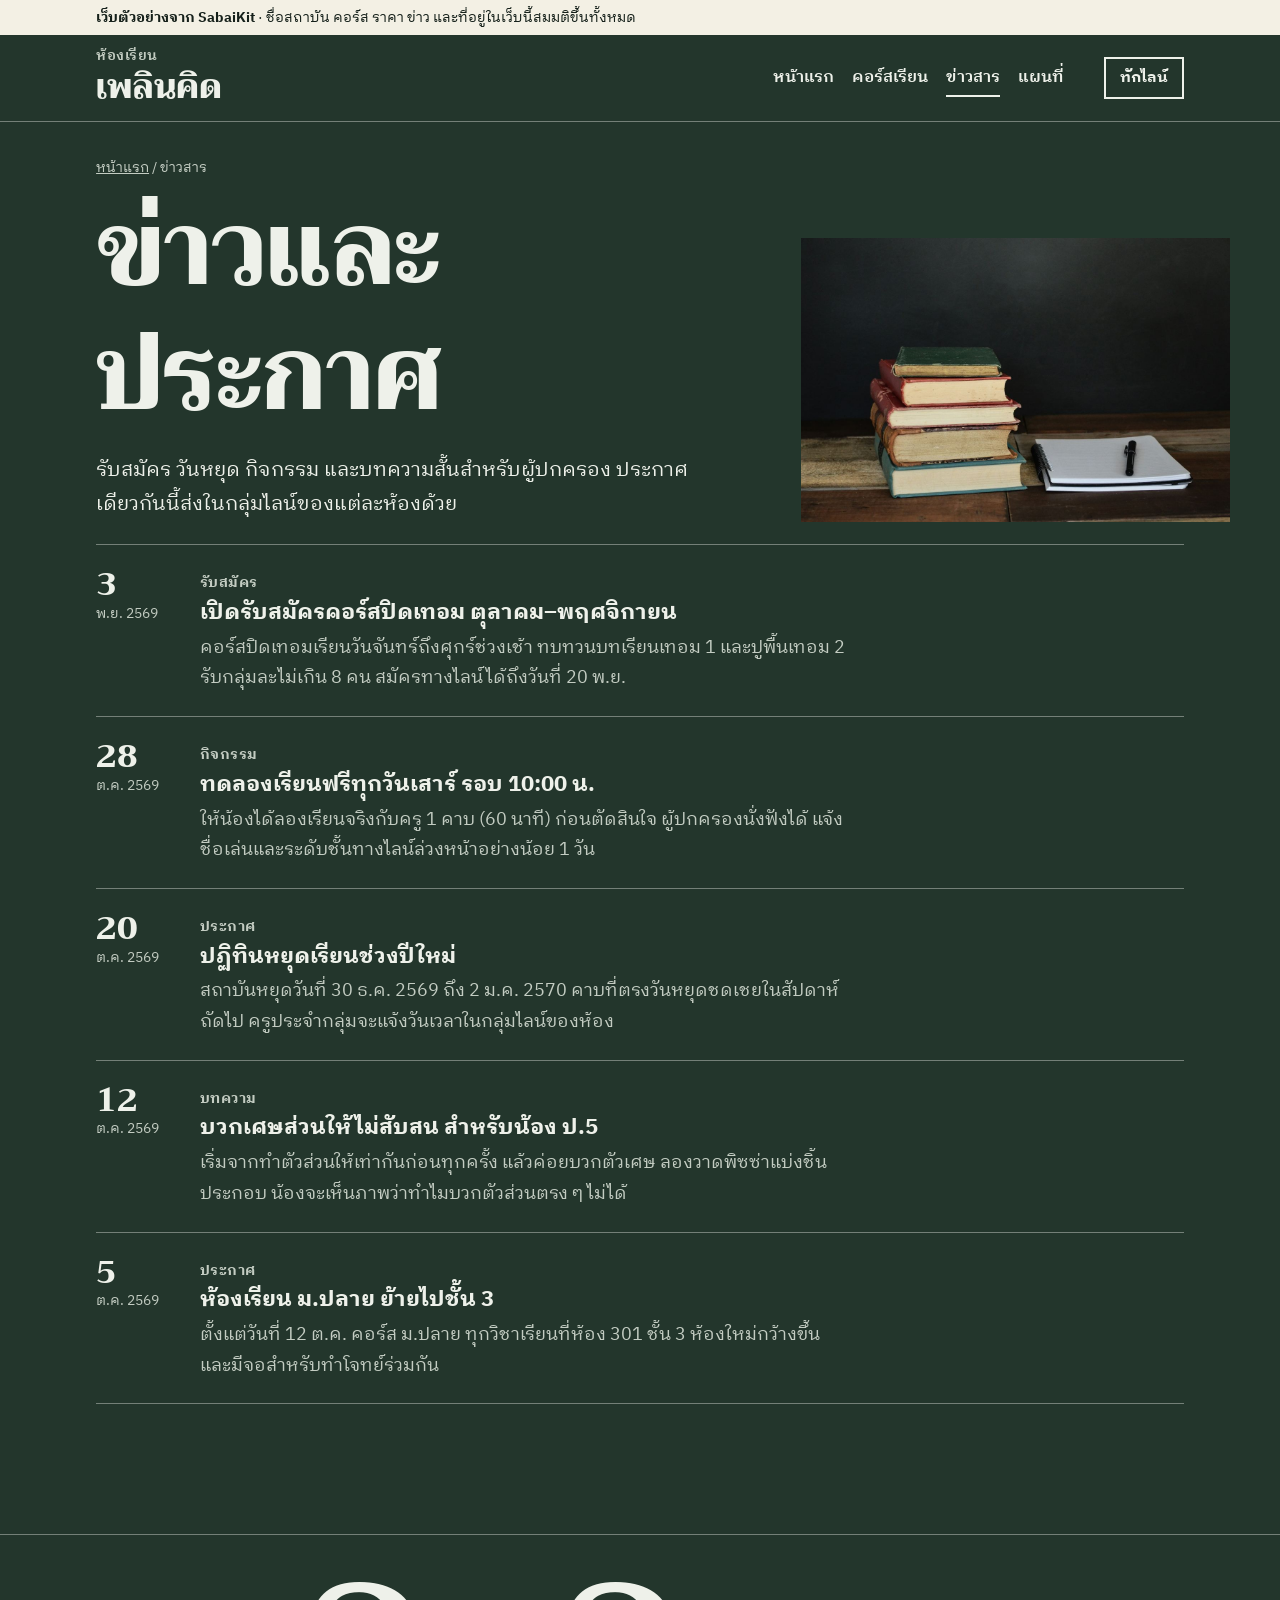
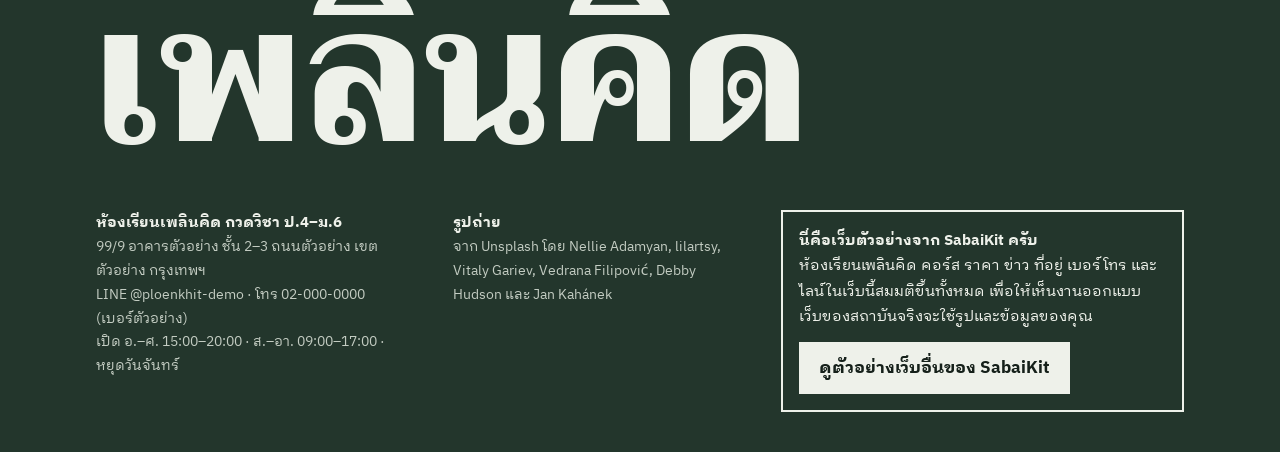
<file: school/news.html>
<!doctype html>
<html lang="th">
<head>
<meta charset="utf-8">
<meta name="viewport" content="width=device-width, initial-scale=1, viewport-fit=cover">
<title>ข่าวสารและประกาศ | ห้องเรียนเพลินคิด (เว็บตัวอย่าง)</title>
<meta name="description" content="ประกาศรับสมัคร วันหยุด กิจกรรม และบทความสั้นสำหรับผู้ปกครอง (ข้อมูลสมมติ)">
<meta name="robots" content="noindex">
<meta name="theme-color" content="#23362C">
<link rel="preconnect" href="https://fonts.googleapis.com">
<link rel="preconnect" href="https://fonts.gstatic.com" crossorigin>
<link rel="stylesheet" href="https://fonts.googleapis.com/css2?family=IBM+Plex+Sans+Thai+Looped:wght@400;500;600;700&family=Trirong:wght@700;800&display=swap">
<style>:root{
  --board:#23362C;   /* ground: the chalkboard */
  --chalk:#EEF1EA;   /* text on the board */
  --chalk-dim:#C3CCC2;/* secondary text on the board */
  --paper:#F3F0E4;   /* the one light panel: exercise-book paper */
  --ink:#15201A;     /* text on paper */
  --ink-soft:#3E4A42;/* secondary text on paper */
  --pen:#D8432C;     /* accent: paper margin line, check marks, today's row */
  --f-display:'Trirong','Noto Serif Thai',serif;
  --f-body:'IBM Plex Sans Thai Looped','Sarabun','Leelawadee UI',system-ui,sans-serif;
  --gl:max(16px,3.6vw,env(safe-area-inset-left));
  --gr:max(16px,3.6vw,env(safe-area-inset-right));
  --chalk-line:1px solid rgba(238,241,234,.4);
}
*,*::before,*::after{box-sizing:border-box}
html{-webkit-text-size-adjust:100%;scroll-behavior:smooth}
body{margin:0;background:var(--board);color:var(--chalk)}
.pk{font-family:var(--f-body);font-size:17px;line-height:1.7;background:var(--board);color:var(--chalk);overflow-x:clip}
:where(.pk) img{display:block;width:100%;height:auto}
:where(.pk) :where(h1,h2,h3,p,ul,ol,figure,table){margin:0;padding:0}
:where(.pk) :where(ul,ol){list-style:none}
:where(.pk) a{color:inherit}
.pk h1,.pk h2,.pk h3{text-wrap:balance}
.pk p{text-wrap:pretty}
.wrap{max-width:1180px;margin-inline:auto;padding-left:var(--gl);padding-right:var(--gr)}
.pk :focus-visible{outline:3px solid var(--chalk);outline-offset:3px}
.paper :focus-visible,.sample :focus-visible{outline-color:var(--ink)}
.skip{position:absolute;left:-999px;top:0;background:var(--chalk);color:var(--ink);padding:8px 12px;z-index:30}
.skip:focus{left:8px;top:8px}

.sample{background:var(--paper);color:var(--ink);font-size:14px;line-height:1.5;padding-top:7px;padding-bottom:7px}
.sample b{font-weight:700}

/* top */
.top{border-bottom:var(--chalk-line)}
.top-row{display:grid;grid-template-columns:1fr auto;grid-template-areas:'m b' 'n n';align-items:center;column-gap:12px;row-gap:6px;padding-top:12px;padding-bottom:4px}
.mark{grid-area:m}.top-line{grid-area:b}.nav{grid-area:n}
.mark{text-decoration:none;display:block;line-height:1}
.mark small{display:block;font-size:14px;font-weight:600;letter-spacing:.04em;color:var(--chalk-dim);line-height:1.3}
.mark span{display:block;font-family:var(--f-display);font-weight:800;font-size:30px;line-height:1.3}
.top-line{font:inherit;font-weight:700;font-size:15px;line-height:1.3;padding:9px 14px;border:2px solid var(--chalk);background:transparent;color:var(--chalk);cursor:pointer}
.top-line:hover{background:var(--chalk);color:var(--ink)}
.nav{display:flex;flex-wrap:wrap;column-gap:18px;row-gap:0;padding-bottom:10px;font-weight:600;font-size:16px;white-space:nowrap}
.nav a{text-decoration:none;padding:4px 0;border-bottom:2px solid transparent}
.nav a:hover{border-bottom-color:var(--chalk-dim)}
.nav a[aria-current="page"]{border-bottom-color:var(--chalk)}

/* buttons */
.btn{font:inherit;font-weight:700;font-size:17px;line-height:1.3;display:inline-flex;align-items:center;gap:10px;padding:13px 18px;border:2px solid var(--chalk);background:var(--chalk);color:var(--ink);text-decoration:none;cursor:pointer;border-radius:0}
.btn svg{width:18px;height:18px;flex:none}
.btn.ghost{background:transparent;color:var(--chalk)}
.btn:hover{background:transparent;color:var(--chalk)}
.btn.ghost:hover{background:var(--chalk);color:var(--ink)}
.paper .btn{border-color:var(--ink);background:var(--ink);color:var(--paper)}
.paper .btn:hover{background:transparent;color:var(--ink)}
.paper .btn.ghost{background:transparent;color:var(--ink)}
.paper .btn.ghost:hover{background:var(--ink);color:var(--paper)}
.acts{display:flex;flex-wrap:wrap;gap:12px;margin-top:24px}

/* type */
.kicker{font-size:15px;font-weight:600;color:var(--chalk-dim)}
.pk h1{font-family:var(--f-display);font-weight:800;font-size:clamp(2.9rem,14vw,6.4rem);line-height:1.22;margin-top:8px;letter-spacing:-.01em}
.pk h1 span{display:block}
.pk h2{font-family:var(--f-display);font-weight:800;font-size:clamp(2rem,9vw,3.6rem);line-height:1.25}
.lede{margin-top:16px;font-size:18px;max-width:31em}
.sec{padding-top:72px}
.sec-lead{margin-top:8px;max-width:32em;color:var(--chalk-dim)}
.paper .sec-lead{color:var(--ink-soft)}

/* paper panel */
.paper{position:relative;background-color:var(--paper);color:var(--ink);background-image:repeating-linear-gradient(to bottom,transparent 0 33px,rgba(21,32,26,.09) 33px 34px);padding:34px var(--gr) 40px calc(var(--gl) + 30px)}
.paper::before{content:"";position:absolute;top:0;bottom:0;left:calc(var(--gl) + 12px);width:2px;background:var(--pen)}

/* hero (home) */
.hero{padding-top:28px}
.hero-photo{position:relative;margin-top:32px;margin-left:calc(-1*var(--gl));margin-right:10%}
.hero-photo img{aspect-ratio:1/1;object-fit:cover;object-position:30% 50%}
.plan{position:relative;margin:-56px var(--gr) 0 auto;width:min(300px,88%)}
.plan svg{display:block;width:100%;height:auto}
.plan svg text{font-family:var(--f-body);fill:var(--chalk);font-weight:600}
.plan figcaption{font-size:14px;line-height:1.5;color:var(--chalk-dim);margin-top:4px}
.facts{display:grid;grid-template-columns:1fr 1fr;margin-top:40px;border-top:var(--chalk-line)}
.facts li{padding:12px 0;border-bottom:var(--chalk-line)}
.facts li:nth-child(odd){padding-right:12px;border-right:var(--chalk-line)}
.facts li:nth-child(even){padding-left:14px}
.facts span{display:block;font-size:14px;color:var(--chalk-dim)}
.facts b{display:block;font-size:20px;line-height:1.4}

/* grade chooser */
.chooser{margin-top:72px}
.grades{display:grid;grid-template-columns:repeat(3,1fr);margin-top:18px;border:2px solid var(--ink)}
.grades button{font:inherit;font-weight:700;font-size:17px;line-height:1.3;padding:12px 4px;background:transparent;color:var(--ink);border:0;border-right:2px solid var(--ink);border-bottom:2px solid var(--ink);cursor:pointer;border-radius:0}
.grades button:nth-child(3n){border-right:0}
.grades button:nth-child(n+7){border-bottom:0}
.grades button[aria-pressed="true"]{background:var(--ink);color:var(--paper)}
.grade-out{margin-top:22px}
.grade-out h3{font-size:15px;font-weight:600;color:var(--ink-soft)}
.clist{border-top:2px solid var(--ink);margin-top:6px}
.clist li{display:grid;grid-template-columns:1fr auto;column-gap:12px;padding:12px 0;border-bottom:1px solid var(--ink)}
.clist b{display:block;font-size:19px;line-height:1.45}
.clist span{display:block;font-size:15px;color:var(--ink-soft)}
.clist .fee{font-family:var(--f-display);font-weight:800;font-size:26px;line-height:1.3;white-space:nowrap}
.trial{margin-top:18px;font-size:16px;line-height:1.6}
.trial b{font-size:18px}

/* promise */
.promise-grid{display:grid;gap:26px;margin-top:26px}
.promise-photo{margin-right:calc(-1*var(--gr));margin-left:16%}
.promise-photo img{aspect-ratio:5/4;object-fit:cover}
.cap{display:block;font-size:14px;line-height:1.5;color:var(--chalk-dim);margin-top:8px}
.checks{border-top:var(--chalk-line)}
.checks li{display:grid;grid-template-columns:2.2rem 1fr;padding:14px 0;border-bottom:var(--chalk-line)}
.checks svg{width:26px;height:26px;margin-top:2px}
.checks b{display:block;font-size:19px;line-height:1.45}
.checks span{display:block;color:var(--chalk-dim)}

/* steps */
.steps{counter-reset:s;border-top:var(--chalk-line);margin-top:22px}
.steps li{counter-increment:s;display:grid;grid-template-columns:3rem 1fr;padding:14px 0;border-bottom:var(--chalk-line)}
.steps li::before{content:counter(s);font-family:var(--f-display);font-weight:800;font-size:30px;line-height:1.2}
.steps b{display:block;font-size:19px;line-height:1.45}
.steps span{display:block;color:var(--chalk-dim)}

/* news list */
.nlist{border-top:var(--chalk-line);margin-top:22px}
.nlist li{display:grid;grid-template-columns:5.2rem 1fr;column-gap:14px;padding:16px 0;border-bottom:var(--chalk-line)}
.nlist time{font-size:14px;line-height:1.4;color:var(--chalk-dim)}
.nlist time b{display:block;font-family:var(--f-display);font-weight:800;font-size:32px;line-height:1.15;color:var(--chalk)}
.nlist .cat{font-size:14px;font-weight:700;letter-spacing:.04em;color:var(--chalk-dim)}
.nlist h3{font-size:20px;font-weight:700;line-height:1.45}
.nlist p{margin-top:4px;color:var(--chalk-dim);max-width:36em}
.more{display:inline-block;margin-top:18px;font-weight:700}

/* page head (inner pages) */
.phead{padding-top:34px}
.crumb{font-size:14px;color:var(--chalk-dim)}
.crumb a{color:var(--chalk-dim)}
.jump{display:flex;flex-wrap:wrap;gap:8px 18px;margin-top:20px;font-weight:600}
.jump a{text-decoration:underline;text-underline-offset:4px}

/* courses */
.level{padding-top:64px}
.level-grid{display:grid;gap:22px;margin-top:18px}
.level-head{display:flex;justify-content:space-between;align-items:baseline;flex-wrap:wrap;gap:4px 16px;border-bottom:4px solid var(--chalk);padding-bottom:8px}
.level-head span{font-size:15px;color:var(--chalk-dim)}
.courses li{display:grid;grid-template-columns:1fr auto;column-gap:16px;padding:18px 0;border-bottom:var(--chalk-line)}
.courses h3{font-size:21px;font-weight:700;line-height:1.45}
.courses .for{font-size:14px;font-weight:700;border:1.5px solid var(--chalk-dim);padding:0 6px;margin-left:8px;vertical-align:3px;white-space:nowrap}
.courses p{margin-top:4px;color:var(--chalk-dim);max-width:30em}
.courses .when{margin-top:8px;font-size:15px;color:var(--chalk)}
.courses .fee{text-align:right}
.courses .fee b{display:block;font-family:var(--f-display);font-weight:800;font-size:28px;line-height:1.25;white-space:nowrap}
.courses .fee span{display:block;font-size:14px;color:var(--chalk-dim)}
.courses .ask{font:inherit;font-weight:700;font-size:15px;margin-top:8px;padding:7px 12px;border:2px solid var(--chalk);background:transparent;color:var(--chalk);cursor:pointer}
.courses .ask:hover{background:var(--chalk);color:var(--ink)}
.level figure{margin-right:calc(-1*var(--gr));margin-left:30%}
.level figure.lft{margin-left:calc(-1*var(--gl));margin-right:30%}
.tt{width:100%;border-collapse:collapse;margin-top:16px;font-size:16px}
.tt caption{text-align:left;font-size:14px;color:var(--ink-soft);padding-bottom:6px}
.tt th,.tt td{text-align:left;padding:9px 8px 9px 0;border-bottom:1px solid var(--ink);vertical-align:top}
.tt thead th{border-bottom:2px solid var(--ink);font-size:14px;color:var(--ink-soft);font-weight:600}
.tt td.t{white-space:nowrap;font-variant-numeric:tabular-nums}
.tt td:last-child{white-space:nowrap;font-size:15px}
.tt td:last-child,.tt th:last-child{padding-right:0}
.clines b{overflow-wrap:anywhere}
.tt tr.day th{font-family:var(--f-display);font-weight:800;font-size:22px;padding-top:16px;border-bottom:2px solid var(--ink)}

/* news page */
.news-top{display:grid;gap:24px}
.news-top figure{margin-right:calc(-1*var(--gr));margin-left:25%}
.nlist.full li{grid-template-columns:5.6rem 1fr;padding:22px 0}
.nlist.full h2{font-family:var(--f-body);font-size:22px;font-weight:700;line-height:1.45;margin-top:2px}

/* contact */
.now{display:inline-flex;align-items:center;gap:10px;margin-top:18px;font-weight:700;font-size:18px;border:2px solid var(--chalk);padding:8px 14px}
.now i{width:12px;height:12px;border-radius:50%;background:var(--chalk);flex:none}
.now.shut i{background:transparent;box-shadow:inset 0 0 0 2px var(--chalk)}
.now span{font-weight:400;font-size:15px;color:var(--chalk-dim)}
.contact-grid{display:grid;grid-template-columns:minmax(0,1fr);gap:40px;margin-top:34px}
.contact-grid>*{min-width:0}
.clines{border-top:2px solid var(--ink)}
.clines li{display:grid;grid-template-columns:6.5rem 1fr;padding:11px 0;border-bottom:1px solid var(--ink);font-size:17px}
.clines span{color:var(--ink-soft);font-size:15px;padding-top:2px}
.clines b{font-weight:700}
.hours{width:100%;border-collapse:collapse;margin-top:22px;font-size:16px}
.hours caption{text-align:left;font-size:14px;color:var(--ink-soft);padding-bottom:6px}
.hours th,.hours td{text-align:left;font-weight:500;padding:8px 10px;border-bottom:1px solid var(--ink)}
.hours td{text-align:right;font-variant-numeric:tabular-nums}
.hours tr.today th,.hours tr.today td{font-weight:700;background:rgba(216,67,44,.1)}
.hours tr.today th{box-shadow:inset 4px 0 0 var(--pen)}
.hours tr.today th::after{content:" · วันนี้";font-weight:600;color:var(--ink-soft)}
.map{max-width:520px}
.map svg{display:block;width:100%;height:auto}
.map svg text{font-family:var(--f-body);fill:var(--chalk);font-weight:600}
.find{counter-reset:f;margin-top:18px;border-top:var(--chalk-line)}
.find li{counter-increment:f;display:grid;grid-template-columns:2rem 1fr;padding:10px 0;border-bottom:var(--chalk-line);font-size:16px}
.find li::before{content:counter(f);font-family:var(--f-display);font-weight:800;font-size:20px;line-height:1.3}

/* foot */
.foot{margin-top:96px;border-top:var(--chalk-line);padding-top:28px;padding-bottom:calc(96px + env(safe-area-inset-bottom));overflow:hidden}
.big{font-family:var(--f-display);font-weight:800;font-size:min(22vw,12rem);line-height:1.2;white-space:nowrap}
.foot-grid{display:grid;gap:22px;margin-top:16px;font-size:14px;line-height:1.7;color:var(--chalk-dim)}
.foot-grid b{display:block;color:var(--chalk);font-weight:700;font-size:15px}
.by{border:2px solid var(--chalk);padding:16px;color:var(--chalk)}
.by p{font-size:15px}
.by .btn{margin-top:12px}

/* dock */
.dock{position:fixed;left:0;right:0;bottom:0;z-index:20;display:grid;grid-template-columns:repeat(3,1fr);background:var(--ink);border-top:2px solid var(--chalk);padding-bottom:env(safe-area-inset-bottom)}
.dock>*{font:inherit;font-weight:700;font-size:16px;line-height:1.2;color:var(--chalk);background:transparent;border:0;border-left:1px solid rgba(238,241,234,.35);padding:15px 4px;display:flex;align-items:center;justify-content:center;gap:8px;cursor:pointer;text-decoration:none}
.dock>*:first-child{border-left:0}
.dock svg{width:18px;height:18px}

/* dialog */
.pk dialog{font-family:var(--f-body);border:2px solid var(--ink);border-radius:0;background:var(--paper);color:var(--ink);padding:22px;max-width:min(23rem,calc(100vw - 32px))}
.pk dialog::backdrop{background:rgba(10,18,13,.7)}
.pk dialog h2{font-size:28px}
.pk dialog p{margin:8px 0 16px;font-size:16px;line-height:1.6}
.pk dialog .btn{border-color:var(--ink);background:var(--ink);color:var(--paper)}

@media (min-width:600px){
  .grades{grid-template-columns:repeat(9,1fr)}
  .grades button{border-bottom:0}
  .grades button:nth-child(3n){border-right:2px solid var(--ink)}
  .grades button:last-child{border-right:0}
  .hero-photo img{aspect-ratio:16/11}
  .promise-photo img{aspect-ratio:16/11}
  .level-grid{grid-template-columns:8fr 4fr;column-gap:34px;align-items:start}
  .level-grid.flip{grid-template-columns:4fr 8fr}
  .level-grid.flip figure{grid-column:1;grid-row:1}
  .level figure,.level figure.lft{margin:12px 0 0}
  .level figure.lft{margin-left:calc(-1*var(--gl))}
  .level figure:not(.lft){margin-right:calc(-1*var(--gr))}
  .news-top{grid-template-columns:7fr 4fr;column-gap:34px;align-items:end}
  .news-top figure{margin-left:0}
}
@media (min-width:900px){
  .pk{font-size:18px}
  .top-row{grid-template-columns:auto 1fr auto;grid-template-areas:'m n b';column-gap:40px;padding-bottom:12px}
  .nav{padding-bottom:0;justify-content:flex-end}
  .mark span{font-size:34px}
  .hero{padding-top:56px}
  .hero-grid{display:grid;grid-template-columns:minmax(var(--gl),1fr) minmax(0,560px) minmax(0,620px) minmax(var(--gr),1fr)}
  .hero-grid>.hero-photo{grid-column:1/3;grid-row:1/3;margin:0 36px 0 0}
  .hero-photo img{aspect-ratio:auto;height:560px;object-position:22% 50%}
  .hero-grid>.hero-text{grid-column:3;grid-row:1;padding:0}
  .hero-grid>.plan{grid-column:2;grid-row:2;margin:28px 24px 0 auto;width:340px}
  .hero-grid>.facts{grid-column:3;grid-row:2;align-self:end;margin:30px 0 0}
  .lede{font-size:20px}
  .sec{padding-top:110px}
  .chooser{margin-top:110px}
  .paper{padding:52px 56px 58px 92px}
  .paper::before{left:64px}
  .chooser-grid{display:grid;grid-template-columns:5fr 7fr;column-gap:56px;align-items:start}
  .grades{grid-template-columns:repeat(3,1fr);margin-top:22px}
  .grades button{border-bottom:2px solid var(--ink)}
  .grades button:nth-child(3n){border-right:0}
  .grades button:nth-child(n+7){border-bottom:0}
  .grade-out{margin-top:0}
  .promise-grid{grid-template-columns:6fr 5fr;column-gap:64px;align-items:start}
  .promise-grid .promise-photo{grid-column:2;grid-row:1;margin:-60px calc(-1*max(var(--gr),(100vw - 1180px)/2 + var(--gr))) 0 0}
  .promise-grid .checks{grid-column:1;grid-row:1}
  .two{display:grid;grid-template-columns:1fr 1fr;column-gap:64px;align-items:start}
  .contact-grid{grid-template-columns:5fr 6fr;column-gap:56px;align-items:start}
  .foot{padding-bottom:40px;margin-top:130px}
  .foot-grid{grid-template-columns:1.1fr 1fr 1.4fr;column-gap:40px}
  .dock{display:none}
}
@media (prefers-reduced-motion:reduce){html{scroll-behavior:auto}}</style>
</head>
<body>
<div class="pk" lang="th">
<a class="skip" href="#main">ข้ามไปเนื้อหาหลัก</a>
<aside class="sample" aria-label="หมายเหตุเว็บตัวอย่าง"><div class="wrap"><b>เว็บตัวอย่างจาก SabaiKit</b> · ชื่อสถาบัน คอร์ส ราคา ข่าว และที่อยู่ในเว็บนี้สมมติขึ้นทั้งหมด</div></aside>
<header class="top">
  <div class="wrap top-row">
    <a class="mark" href="index.html" aria-label="ห้องเรียนเพลินคิด หน้าแรก"><small>ห้องเรียน</small><span>เพลินคิด</span></a>
    <nav class="nav" aria-label="เมนูหลัก"><a href="index.html">หน้าแรก</a><a href="courses.html">คอร์สเรียน</a><a href="news.html" aria-current="page">ข่าวสาร</a><a href="contact.html">แผนที่</a></nav>
    <button class="top-line" type="button" data-demo="line">ทักไลน์</button>
  </div>
</header>
<main id="main">
<section class="phead wrap" aria-labelledby="n-h">
  <div class="news-top">
    <div>
      <p class="crumb"><a href="index.html">หน้าแรก</a> / ข่าวสาร</p>
      <h1 id="n-h"><span>ข่าวและประกาศ</span></h1>
      <p class="lede">รับสมัคร วันหยุด กิจกรรม และบทความสั้นสำหรับผู้ปกครอง ประกาศเดียวกันนี้ส่งในกลุ่มไลน์ของแต่ละห้องด้วย</p>
    </div>
    <figure><img src="img/books.jpg" width="1200" height="795" alt="หนังสือเรียนเก่าซ้อนกันบนโต๊ะไม้ ข้างสมุดและปากกา"></figure>
  </div>
</section>
<section class="wrap" aria-label="รายการประกาศ">
  <ul class="nlist full"><li><time datetime="2026-11-03"><b>3</b>พ.ย. 2569</time><article><p class="cat">รับสมัคร</p><h2>เปิดรับสมัครคอร์สปิดเทอม ตุลาคม–พฤศจิกายน</h2><p>คอร์สปิดเทอมเรียนวันจันทร์ถึงศุกร์ช่วงเช้า ทบทวนบทเรียนเทอม 1 และปูพื้นเทอม 2 รับกลุ่มละไม่เกิน 8 คน สมัครทางไลน์ได้ถึงวันที่ 20 พ.ย.</p></article></li><li><time datetime="2026-10-28"><b>28</b>ต.ค. 2569</time><article><p class="cat">กิจกรรม</p><h2>ทดลองเรียนฟรีทุกวันเสาร์ รอบ 10:00 น.</h2><p>ให้น้องได้ลองเรียนจริงกับครู 1 คาบ (60 นาที) ก่อนตัดสินใจ ผู้ปกครองนั่งฟังได้ แจ้งชื่อเล่นและระดับชั้นทางไลน์ล่วงหน้าอย่างน้อย 1 วัน</p></article></li><li><time datetime="2026-10-20"><b>20</b>ต.ค. 2569</time><article><p class="cat">ประกาศ</p><h2>ปฏิทินหยุดเรียนช่วงปีใหม่</h2><p>สถาบันหยุดวันที่ 30 ธ.ค. 2569 ถึง 2 ม.ค. 2570 คาบที่ตรงวันหยุดชดเชยในสัปดาห์ถัดไป ครูประจำกลุ่มจะแจ้งวันเวลาในกลุ่มไลน์ของห้อง</p></article></li><li><time datetime="2026-10-12"><b>12</b>ต.ค. 2569</time><article><p class="cat">บทความ</p><h2>บวกเศษส่วนให้ไม่สับสน สำหรับน้อง ป.5</h2><p>เริ่มจากทำตัวส่วนให้เท่ากันก่อนทุกครั้ง แล้วค่อยบวกตัวเศษ ลองวาดพิซซ่าแบ่งชิ้นประกอบ น้องจะเห็นภาพว่าทำไมบวกตัวส่วนตรง ๆ ไม่ได้</p></article></li><li><time datetime="2026-10-05"><b>5</b>ต.ค. 2569</time><article><p class="cat">ประกาศ</p><h2>ห้องเรียน ม.ปลาย ย้ายไปชั้น 3</h2><p>ตั้งแต่วันที่ 12 ต.ค. คอร์ส ม.ปลาย ทุกวิชาเรียนที่ห้อง 301 ชั้น 3 ห้องใหม่กว้างขึ้นและมีจอสำหรับทำโจทย์ร่วมกัน</p></article></li></ul>
</section>
</main>
<footer class="foot">
  <div class="wrap">
    <p class="big" aria-hidden="true">เพลินคิด</p>
    <div class="foot-grid">
      <p><b>ห้องเรียนเพลินคิด กวดวิชา ป.4–ม.6</b>99/9 อาคารตัวอย่าง ชั้น 2–3 ถนนตัวอย่าง เขตตัวอย่าง กรุงเทพฯ<br>LINE @ploenkhit-demo · โทร 02-000-0000 (เบอร์ตัวอย่าง)<br>เปิด อ.–ศ. 15:00–20:00 · ส.–อา. 09:00–17:00 · หยุดวันจันทร์</p>
      <p><b>รูปถ่าย</b>จาก Unsplash โดย Nellie Adamyan, lilartsy, Vitaly Gariev, Vedrana Filipović, Debby Hudson และ Jan Kahánek</p>
      <div class="by">
        <p><b>นี่คือเว็บตัวอย่างจาก SabaiKit ครับ</b>ห้องเรียนเพลินคิด คอร์ส ราคา ข่าว ที่อยู่ เบอร์โทร และไลน์ในเว็บนี้สมมติขึ้นทั้งหมด เพื่อให้เห็นงานออกแบบ เว็บของสถาบันจริงจะใช้รูปและข้อมูลของคุณ</p>
        <a class="btn" href="https://abcplease.github.io/sabaikit/">ดูตัวอย่างเว็บอื่นของ SabaiKit</a>
      </div>
    </div>
  </div>
</footer>
<nav class="dock" aria-label="ติดต่อสถาบัน">
  <button type="button" data-demo="call"><svg viewBox="0 0 20 20" aria-hidden="true"><path d="M4 3h3.5l1.5 4-2 1.5c1 2.2 2.3 3.5 4.5 4.5l1.5-2 4 1.5V16c0 .6-.4 1-1 1C9.5 17 3 10.5 3 4c0-.6.4-1 1-1z" fill="currentColor"/></svg>โทร</button>
  <button type="button" data-demo="line">LINE</button>
  <a href="contact.html#map"><svg viewBox="0 0 20 20" aria-hidden="true"><path d="M10 18s6-5.6 6-10a6 6 0 10-12 0c0 4.4 6 10 6 10z" fill="none" stroke="currentColor" stroke-width="2"/><circle cx="10" cy="8" r="2" fill="currentColor"/></svg>แผนที่</a>
</nav>
<dialog id="demo" aria-labelledby="demo-h">
  <h2 id="demo-h">เว็บตัวอย่างครับ</h2>
  <p id="demo-p"></p>
  <form method="dialog"><button class="btn" autofocus>เข้าใจแล้ว</button></form>
</dialog>
</div>
<script>
(function(){
  var dlg=document.getElementById('demo'), dp=document.getElementById('demo-p');
  var msg={call:'ในเว็บของสถาบันจริง ปุ่มนี้กดแล้วโทรหาสถาบันได้ทันที',line:'ในเว็บของสถาบันจริง ปุ่มนี้เปิดแชต LINE ของสถาบันทันที',map:'ในเว็บของสถาบันจริง ปุ่มนี้เปิด Google Maps นำทางมาที่อาคาร',trial:'ในเว็บของสถาบันจริง ปุ่มนี้เปิด LINE ของสถาบัน พร้อมข้อความจองทดลองเรียนรอบนี้'};
  document.querySelectorAll('[data-demo]').forEach(function(b){b.addEventListener('click',function(){
    dp.textContent=msg[b.getAttribute('data-demo')];
    if(dlg.showModal)dlg.showModal();else alert(dp.textContent);
  })});
})();
</script>
</body>
</html>
</file>
